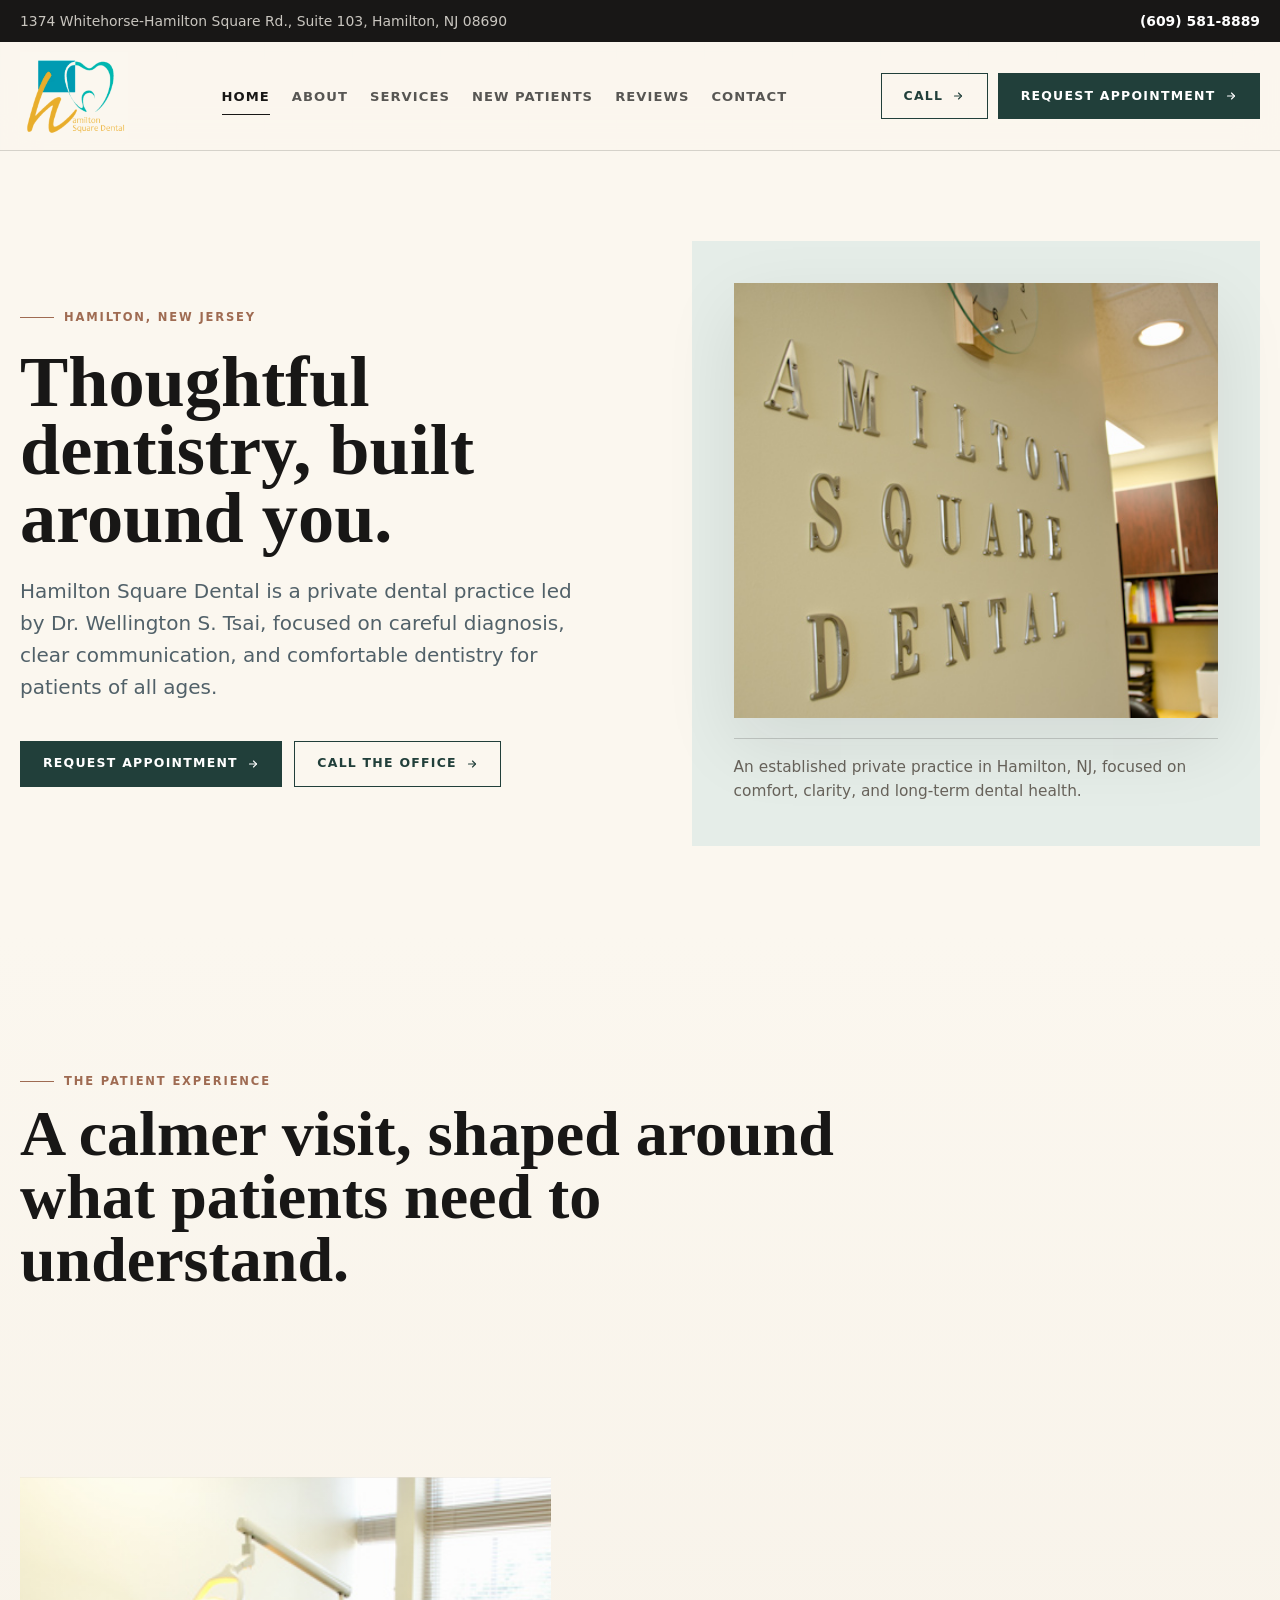
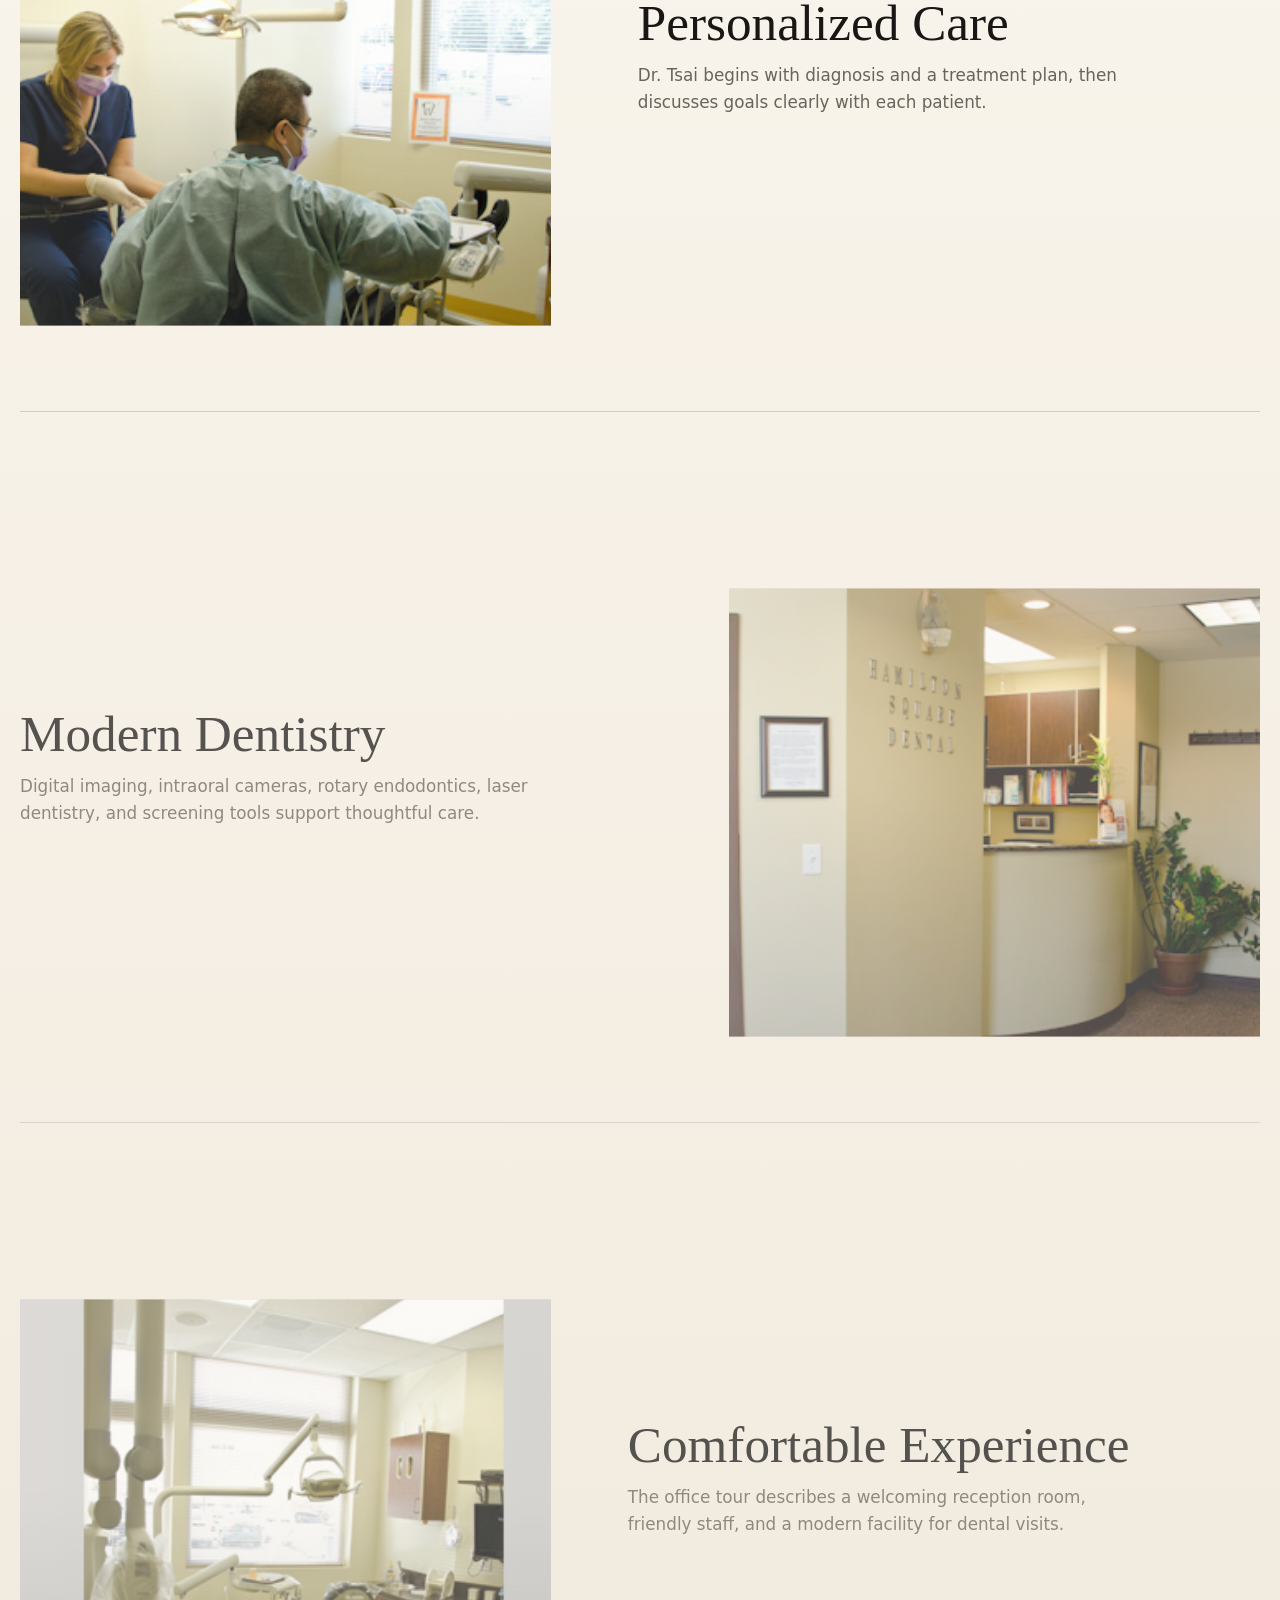
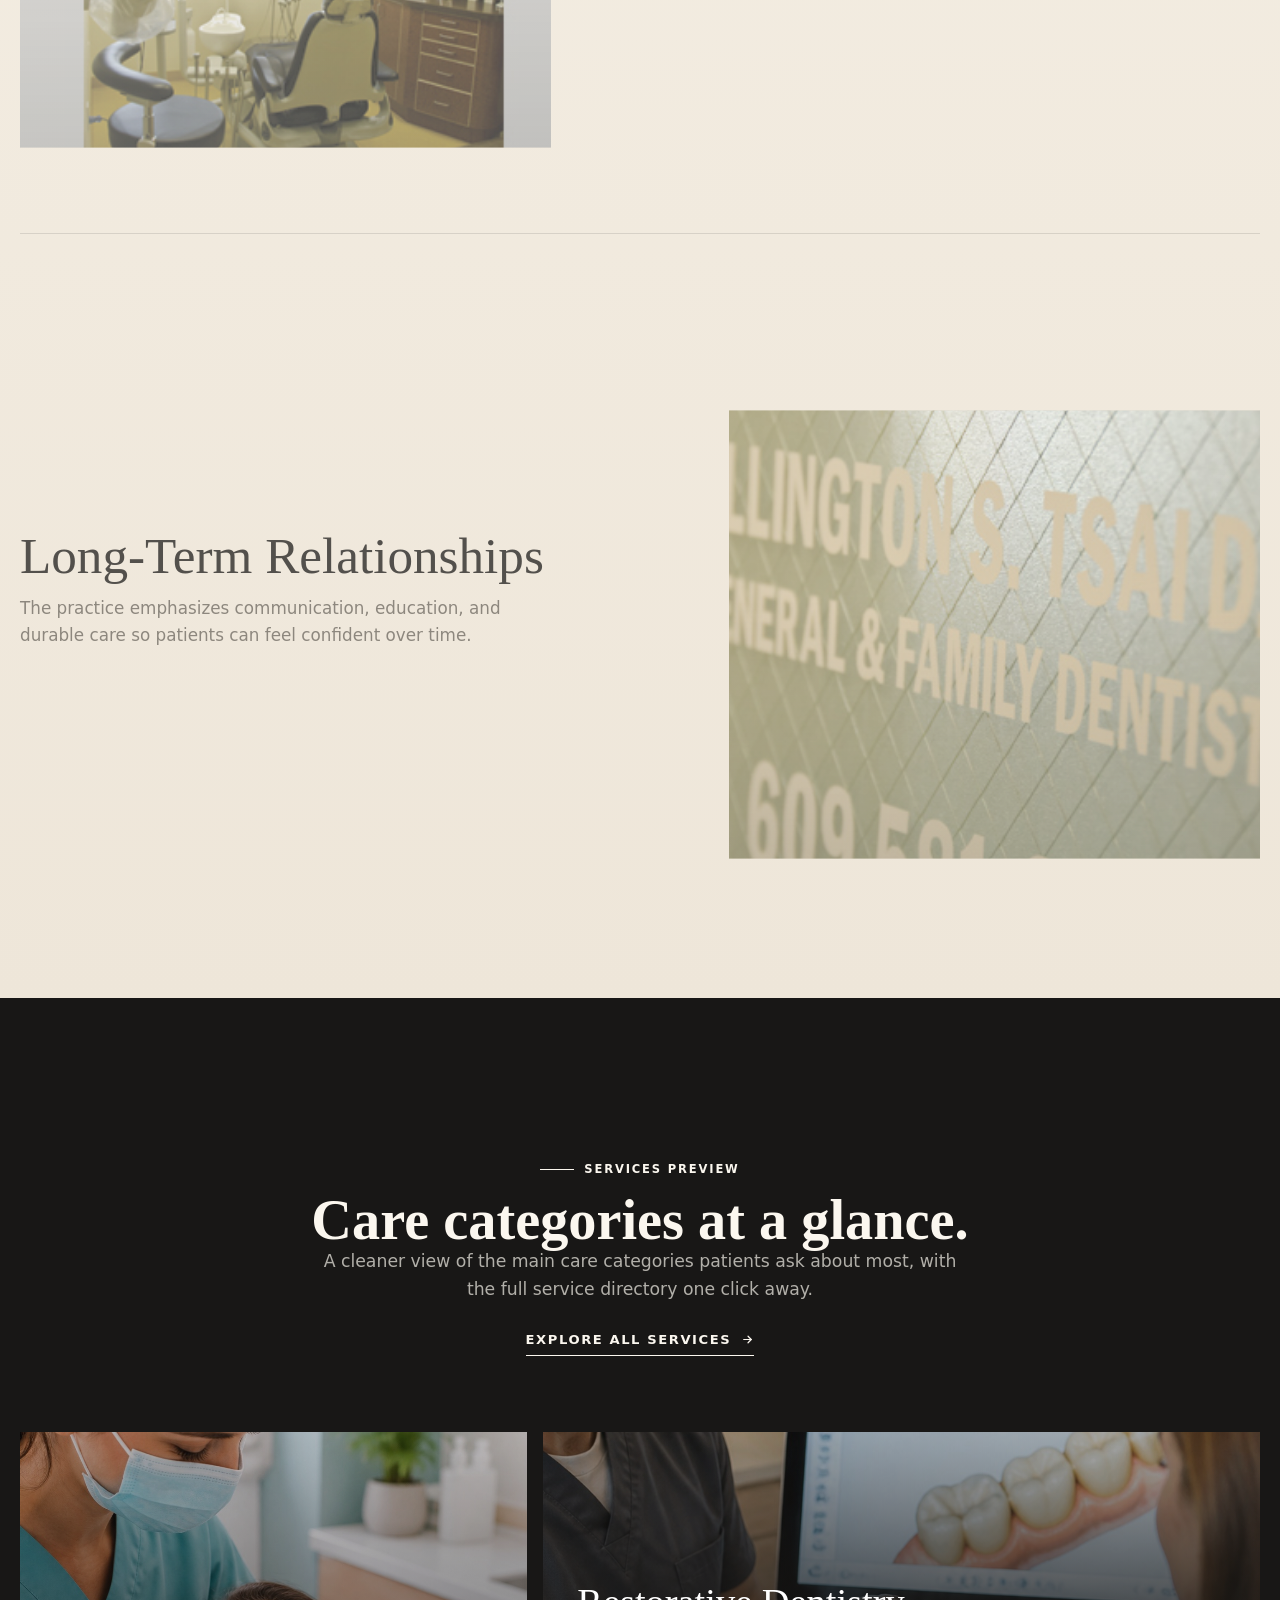
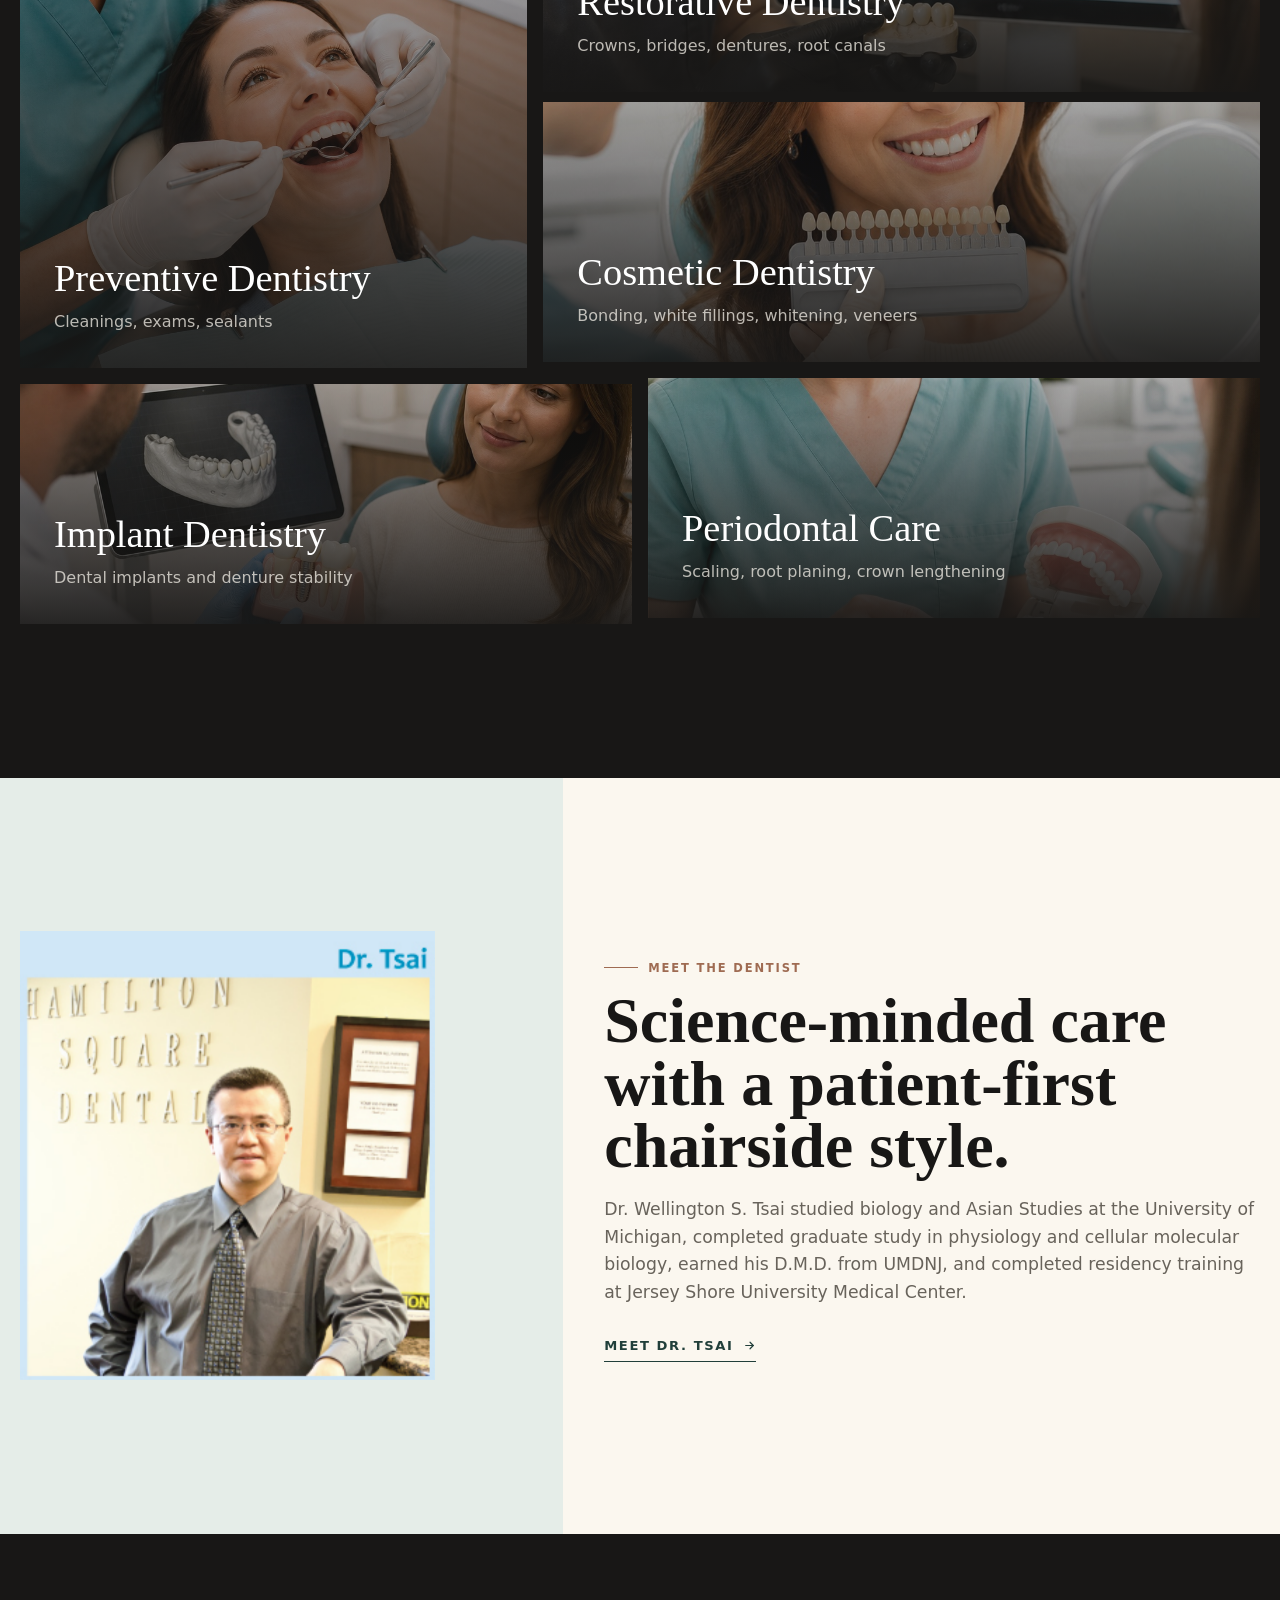
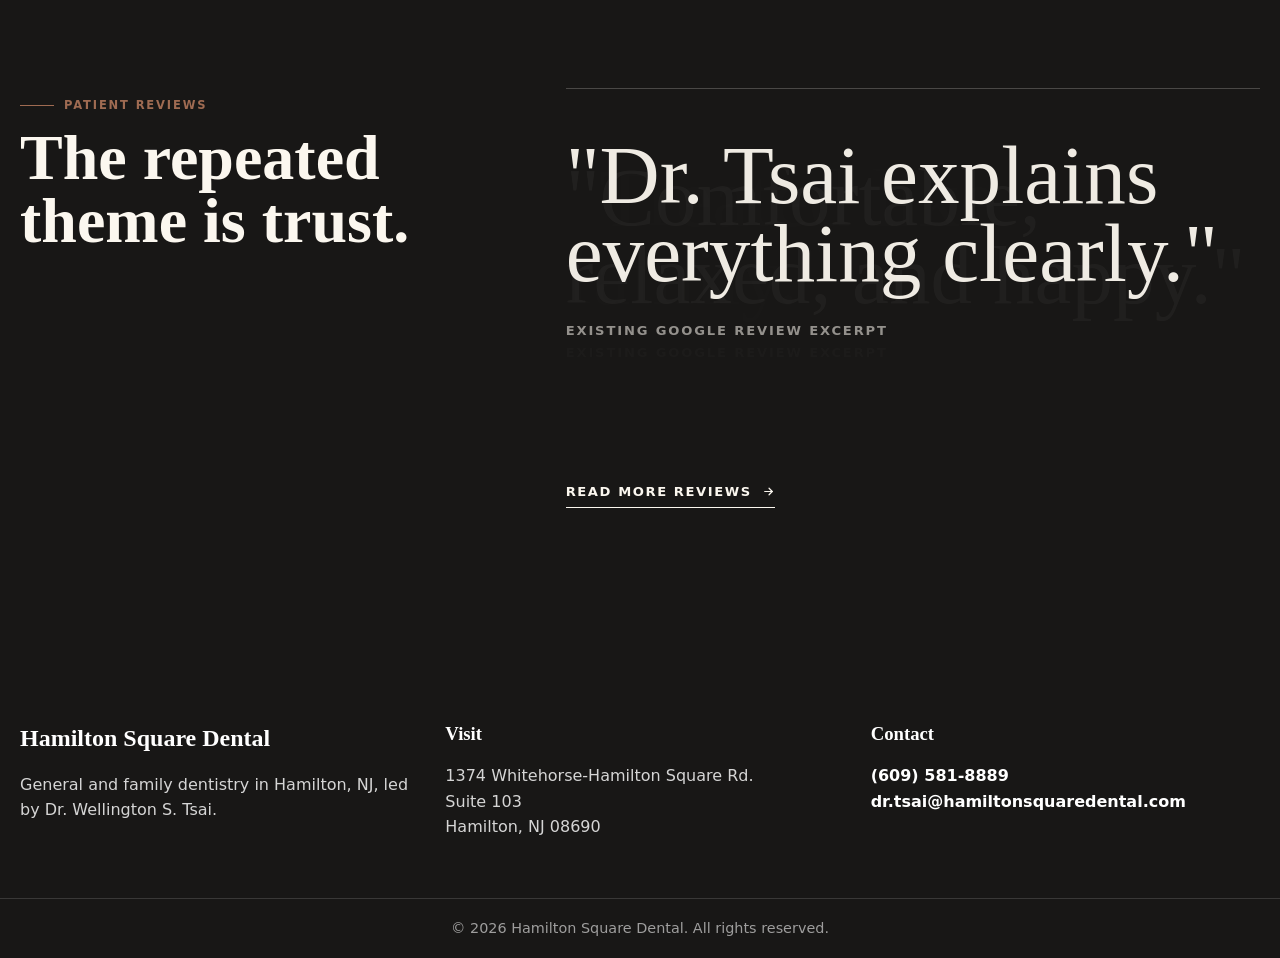
<file: index.html>
<!doctype html>
<html lang="en">
  <head>
    <meta charset="utf-8">
    <meta name="viewport" content="width=device-width, initial-scale=1">
    <title>Hamilton Square Dental | Family Dentist in Hamilton, NJ</title>
    <meta name="description" content="A modern redesign concept for Hamilton Square Dental, a private general and family dental practice in Hamilton, New Jersey.">
    <link rel="icon" href="data:,">
    <link rel="stylesheet" href="assets/css/styles.css">
  </head>
  <body data-page="home">
    <div class="site-shell">
      <div class="top-strip">
        <div class="top-strip__inner">
          <span>1374 Whitehorse-Hamilton Square Rd., Suite 103, Hamilton, NJ 08690</span>
          <a href="tel:+16095818889">(609) 581-8889</a>
        </div>
      </div>
      <header class="nav">
        <div class="nav__inner">
          <a class="brand" href="index.html" aria-label="Hamilton Square Dental home">
            <img class="brand__logo" src="assets/images/hslogo@4x.png" alt="Hamilton Square Dental">
          </a>
          <nav class="nav__links" aria-label="Primary navigation">
            <a href="index.html" data-nav="home">Home</a>
            <a href="about.html" data-nav="about">About</a>
            <a href="services.html" data-nav="services">Services</a>
            <a href="new-patients.html" data-nav="new-patients">New Patients</a>
            <a href="reviews.html" data-nav="reviews">Reviews</a>
            <a href="contact.html" data-nav="contact">Contact</a>
          </nav>
          <div class="nav__actions">
            <a class="button button--ghost" href="tel:+16095818889">Call</a>
            <a class="button button--primary" href="contact.html#appointment">Request Appointment</a>
            <button class="menu-toggle" type="button" aria-label="Open menu" aria-expanded="false" data-menu-toggle><span></span><span></span><span></span></button>
          </div>
        </div>
      </header>

      <main>
        <section class="hero">
          <div class="hero__inner">
            <div class="hero__content reveal">
              <span class="eyebrow">Hamilton, New Jersey</span>
              <h1>Thoughtful dentistry, built around you.</h1>
              <p class="hero__lead">Hamilton Square Dental is a private dental practice led by Dr. Wellington S. Tsai, focused on careful diagnosis, clear communication, and comfortable dentistry for patients of all ages.</p>
              <div class="hero__actions">
                <a class="button button--primary" href="contact.html#appointment">Request Appointment</a>
                <a class="button button--ghost" href="tel:+16095818889">Call the Office</a>
              </div>
            </div>
            <div class="hero__media hero__media--single reveal">
              <img class="hero-photo" src="assets/images/office_h1.jpg" alt="Hamilton Square Dental office wall sign" data-hero-parallax>
              <p class="hero-caption">An established private practice in Hamilton, NJ, focused on comfort, clarity, and long-term dental health.</p>
            </div>
          </div>
        </section>

        <section class="home-story" data-story>
          <div class="section__inner home-story__inner">
            <div class="home-story__content">
              <span class="eyebrow">The Patient Experience</span>
              <h2 class="section-title">A calmer visit, shaped around what patients need to understand.</h2>
            </div>
            <div class="story-steps">
              <article class="story-step is-active" data-story-step>
                <div class="story-step__media" data-story-panel>
                  <img src="assets/images/office_h8.jpg" alt="Hamilton Square Dental treatment room">
                </div>
                <div class="story-step__copy">
                  <h3>Personalized Care</h3>
                  <p>Dr. Tsai begins with diagnosis and a treatment plan, then discusses goals clearly with each patient.</p>
                </div>
              </article>
              <article class="story-step" data-story-step>
                <div class="story-step__media" data-story-panel>
                  <img src="assets/images/office_h2.jpg" alt="Hamilton Square Dental reception area">
                </div>
                <div class="story-step__copy">
                  <h3>Modern Dentistry</h3>
                  <p>Digital imaging, intraoral cameras, rotary endodontics, laser dentistry, and screening tools support thoughtful care.</p>
                </div>
              </article>
              <article class="story-step" data-story-step>
                <div class="story-step__media" data-story-panel>
                  <img src="assets/images/office_h10.jpg" alt="Comfortable seating at Hamilton Square Dental">
                </div>
                <div class="story-step__copy">
                  <h3>Comfortable Experience</h3>
                  <p>The office tour describes a welcoming reception room, friendly staff, and a modern facility for dental visits.</p>
                </div>
              </article>
              <article class="story-step" data-story-step>
                <div class="story-step__media" data-story-panel>
                  <img src="assets/images/office_h5.jpg" alt="Hamilton Square Dental clinical workspace">
                </div>
                <div class="story-step__copy">
                  <h3>Long-Term Relationships</h3>
                  <p>The practice emphasizes communication, education, and durable care so patients can feel confident over time.</p>
                </div>
              </article>
            </div>
          </div>
        </section>

        <section class="home-services-showcase" data-service-preview>
          <div class="section__inner home-services-showcase__inner">
            <div class="home-services-showcase__intro">
              <div>
                <span class="eyebrow">Services Preview</span>
                <h2 class="section-title">Care categories at a glance.</h2>
                <p class="section-copy">A cleaner view of the main care categories patients ask about most, with the full service directory one click away.</p>
              </div>
              <a class="text-link" href="services.html">Explore All Services</a>
            </div>
            <div class="home-service-list">
              <a class="home-service-line is-active" href="services.html" data-service-line>
                <img src="assets/images/service-preview-preventive.jpg" alt="Routine dental cleaning and preventive exam">
                <strong>Preventive Dentistry</strong><em>Cleanings, exams, sealants</em>
              </a>
              <a class="home-service-line" href="services.html" data-service-line>
                <img src="assets/images/service-preview-restorative.jpg" alt="Restorative dentistry planning with a crown model">
                <strong>Restorative Dentistry</strong><em>Crowns, bridges, dentures, root canals</em>
              </a>
              <a class="home-service-line" href="services.html" data-service-line>
                <img src="assets/images/service-preview-cosmetic.jpg" alt="Cosmetic dentistry shade consultation">
                <strong>Cosmetic Dentistry</strong><em>Bonding, white fillings, whitening, veneers</em>
              </a>
              <a class="home-service-line" href="services.html" data-service-line>
                <img src="assets/images/service-preview-implant.jpg" alt="Dental implant planning consultation">
                <strong>Implant Dentistry</strong><em>Dental implants and denture stability</em>
              </a>
              <a class="home-service-line" href="services.html" data-service-line>
                <img src="assets/images/service-preview-periodontal.jpg" alt="Periodontal care and gum health education">
                <strong>Periodontal Care</strong><em>Scaling, root planing, crown lengthening</em>
              </a>
            </div>
          </div>
        </section>

        <section class="home-doctor-scene">
          <div class="section__inner home-doctor-scene__inner">
            <div class="home-doctor-scene__portrait" data-doctor-reveal>
              <img src="assets/images/theteamdr.jpg" alt="Dr. Wellington S. Tsai">
            </div>
            <div class="home-doctor-scene__copy">
              <span class="eyebrow">Meet The Dentist</span>
              <h2 class="section-title">Science-minded care with a patient-first chairside style.</h2>
              <p class="section-copy">Dr. Wellington S. Tsai studied biology and Asian Studies at the University of Michigan, completed graduate study in physiology and cellular molecular biology, earned his D.M.D. from UMDNJ, and completed residency training at Jersey Shore University Medical Center.</p>
              <a class="text-link" href="about.html">Meet Dr. Tsai</a>
            </div>
          </div>
        </section>

        <section class="home-review-stage" data-review-stage>
          <div class="section__inner home-review-stage__inner">
            <div>
              <span class="eyebrow">Patient Reviews</span>
              <h2 class="section-title">The repeated theme is trust.</h2>
            </div>
            <div class="review-spotlight">
              <article class="review-spotlight__quote is-active" data-review-quote>
                <blockquote>"Dr. Tsai explains everything clearly."</blockquote>
                <cite>Existing Google review excerpt</cite>
              </article>
              <article class="review-spotlight__quote" data-review-quote>
                <blockquote>"Treated like family."</blockquote>
                <cite>Existing patient review theme</cite>
              </article>
              <article class="review-spotlight__quote" data-review-quote>
                <blockquote>"Comfortable, relaxed, and happy."</blockquote>
                <cite>Existing Google review excerpt</cite>
              </article>
              <a class="text-link" href="reviews.html">Read More Reviews</a>
            </div>
          </div>
        </section>
      </main>

      <footer class="footer">
        <div class="footer__inner">
          <div><h2>Hamilton Square Dental</h2><p>General and family dentistry in Hamilton, NJ, led by Dr. Wellington S. Tsai.</p></div>
          <div><h3>Visit</h3><p>1374 Whitehorse-Hamilton Square Rd.<br>Suite 103<br>Hamilton, NJ 08690</p></div>
          <div><h3>Contact</h3><p><a href="tel:+16095818889">(609) 581-8889</a><br><a href="mailto:dr.tsai@hamiltonsquaredental.com">dr.tsai@hamiltonsquaredental.com</a></p></div>
        </div>
        <div class="footer__bottom">&copy; 2026 Hamilton Square Dental. All rights reserved.</div>
      </footer>
      <div class="sticky-mobile-cta"><a class="button button--light" href="tel:+16095818889">Call</a><a class="button button--primary" href="contact.html#appointment">Appointment</a></div>
    </div>
    <script src="assets/js/vendor/gsap.min.js"></script>
    <script src="assets/js/vendor/ScrollTrigger.min.js"></script>
    <script src="assets/js/main.js"></script>
  </body>
</html>
</file>
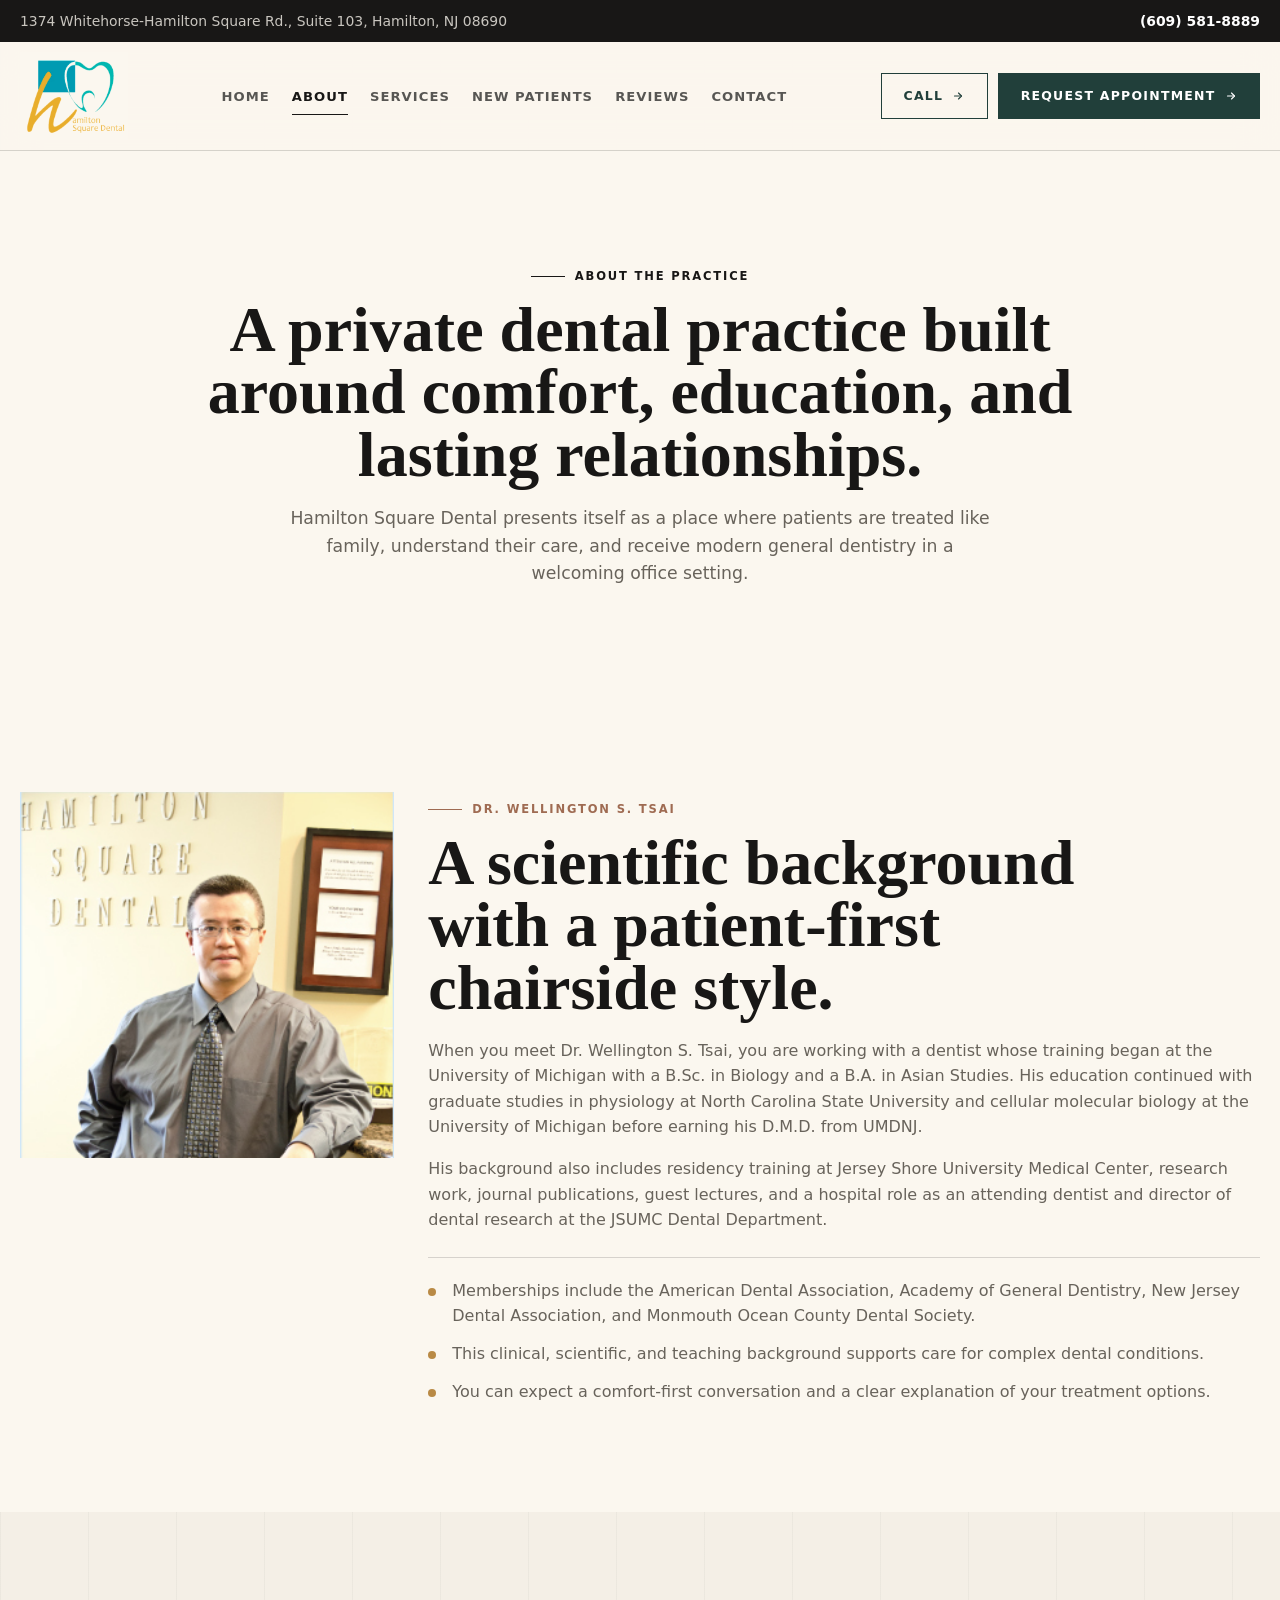
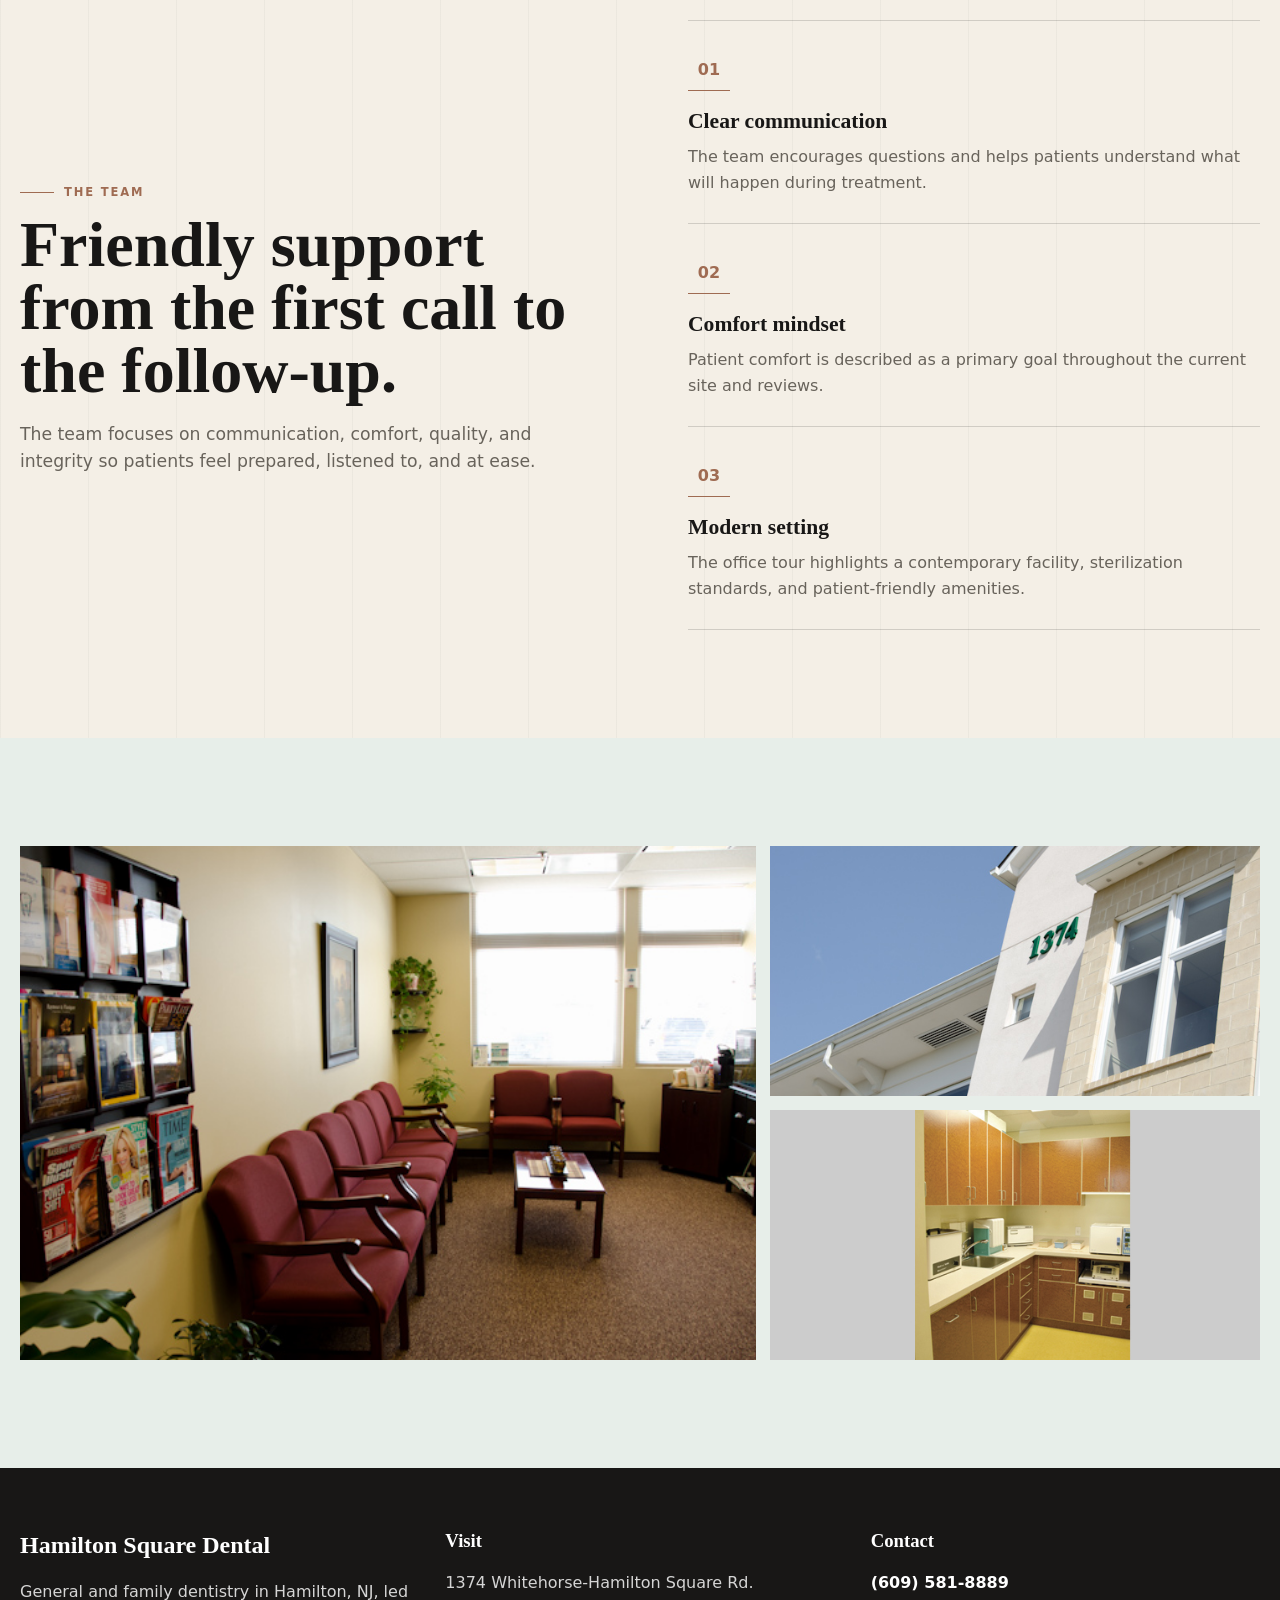
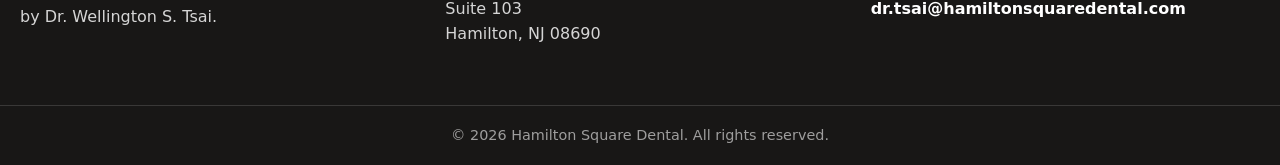
<file: about.html>
<!doctype html>
<html lang="en">
  <head>
    <meta charset="utf-8">
    <meta name="viewport" content="width=device-width, initial-scale=1">
    <title>About | Hamilton Square Dental</title>
    <meta name="description" content="Meet Dr. Wellington S. Tsai and learn about Hamilton Square Dental's approach to family dental care in Hamilton, New Jersey.">
    <link rel="icon" href="data:,">
    <link rel="stylesheet" href="assets/css/styles.css">
  </head>
  <body data-page="about">
    <div class="site-shell">
      <div class="top-strip"><div class="top-strip__inner"><span>1374 Whitehorse-Hamilton Square Rd., Suite 103, Hamilton, NJ 08690</span><a href="tel:+16095818889">(609) 581-8889</a></div></div>
      <header class="nav"><div class="nav__inner"><a class="brand" href="index.html" aria-label="Hamilton Square Dental home"><img class="brand__logo" src="assets/images/hslogo@4x.png" alt="Hamilton Square Dental"></a><nav class="nav__links" aria-label="Primary navigation"><a href="index.html" data-nav="home">Home</a><a href="about.html" data-nav="about">About</a><a href="services.html" data-nav="services">Services</a><a href="new-patients.html" data-nav="new-patients">New Patients</a><a href="reviews.html" data-nav="reviews">Reviews</a><a href="contact.html" data-nav="contact">Contact</a></nav><div class="nav__actions"><a class="button button--ghost" href="tel:+16095818889">Call</a><a class="button button--primary" href="contact.html#appointment">Request Appointment</a><button class="menu-toggle" type="button" aria-label="Open menu" aria-expanded="false" data-menu-toggle><span></span><span></span><span></span></button></div></div></header>

      <main>
        <section class="page-hero">
          <div class="section__inner reveal">
            <span class="eyebrow">About The Practice</span>
            <h1 class="section-title">A private dental practice built around comfort, education, and lasting relationships.</h1>
            <p class="section-copy">Hamilton Square Dental presents itself as a place where patients are treated like family, understand their care, and receive modern general dentistry in a welcoming office setting.</p>
          </div>
        </section>

        <section class="section section--soft">
          <div class="section__inner">
            <article class="doctor-card reveal">
              <div class="doctor-card__photo"><img src="assets/images/dr-tsai-portrait.png" alt="Portrait of Dr. Wellington S. Tsai"></div>
              <div>
                <span class="eyebrow">Dr. Wellington S. Tsai</span>
                <h2 class="section-title">A scientific background with a patient-first chairside style.</h2>
                <p>When you meet Dr. Wellington S. Tsai, you are working with a dentist whose training began at the University of Michigan with a B.Sc. in Biology and a B.A. in Asian Studies. His education continued with graduate studies in physiology at North Carolina State University and cellular molecular biology at the University of Michigan before earning his D.M.D. from UMDNJ.</p>
                <p style="margin-top:16px;">His background also includes residency training at Jersey Shore University Medical Center, research work, journal publications, guest lectures, and a hospital role as an attending dentist and director of dental research at the JSUMC Dental Department.</p>
                <ul class="bio-list">
                  <li>Memberships include the American Dental Association, Academy of General Dentistry, New Jersey Dental Association, and Monmouth Ocean County Dental Society.</li>
                  <li>This clinical, scientific, and teaching background supports care for complex dental conditions.</li>
                  <li>You can expect a comfort-first conversation and a clear explanation of your treatment options.</li>
                </ul>
              </div>
            </article>
          </div>
        </section>

        <section class="section">
          <div class="section__inner grid-2">
            <div class="reveal">
              <span class="eyebrow">The Team</span>
              <h2 class="section-title">Friendly support from the first call to the follow-up.</h2>
              <p class="section-copy">The team focuses on communication, comfort, quality, and integrity so patients feel prepared, listened to, and at ease.</p>
            </div>
            <div class="cards" style="margin-top:0;">
              <article class="card reveal"><span class="card__icon">01</span><h3>Clear communication</h3><p>The team encourages questions and helps patients understand what will happen during treatment.</p></article>
              <article class="card reveal"><span class="card__icon">02</span><h3>Comfort mindset</h3><p>Patient comfort is described as a primary goal throughout the current site and reviews.</p></article>
              <article class="card reveal"><span class="card__icon">03</span><h3>Modern setting</h3><p>The office tour highlights a contemporary facility, sterilization standards, and patient-friendly amenities.</p></article>
            </div>
          </div>
        </section>

        <section class="section section--aqua">
          <div class="section__inner office-grid reveal">
            <img src="assets/images/office_h4.jpg" alt="Hamilton Square Dental reception area">
            <img src="assets/images/office_h7.jpg" alt="Dental treatment room equipment">
            <img src="assets/images/office_h11.jpg" alt="Hamilton Square Dental office hallway">
          </div>
        </section>
      </main>

      <footer class="footer"><div class="footer__inner"><div><h2>Hamilton Square Dental</h2><p>General and family dentistry in Hamilton, NJ, led by Dr. Wellington S. Tsai.</p></div><div><h3>Visit</h3><p>1374 Whitehorse-Hamilton Square Rd.<br>Suite 103<br>Hamilton, NJ 08690</p></div><div><h3>Contact</h3><p><a href="tel:+16095818889">(609) 581-8889</a><br><a href="mailto:dr.tsai@hamiltonsquaredental.com">dr.tsai@hamiltonsquaredental.com</a></p></div></div><div class="footer__bottom">&copy; 2026 Hamilton Square Dental. All rights reserved.</div></footer>
      <div class="sticky-mobile-cta"><a class="button button--light" href="tel:+16095818889">Call</a><a class="button button--primary" href="contact.html#appointment">Appointment</a></div>
    </div>
    <script src="assets/js/main.js"></script>
  </body>
</html>
</file>
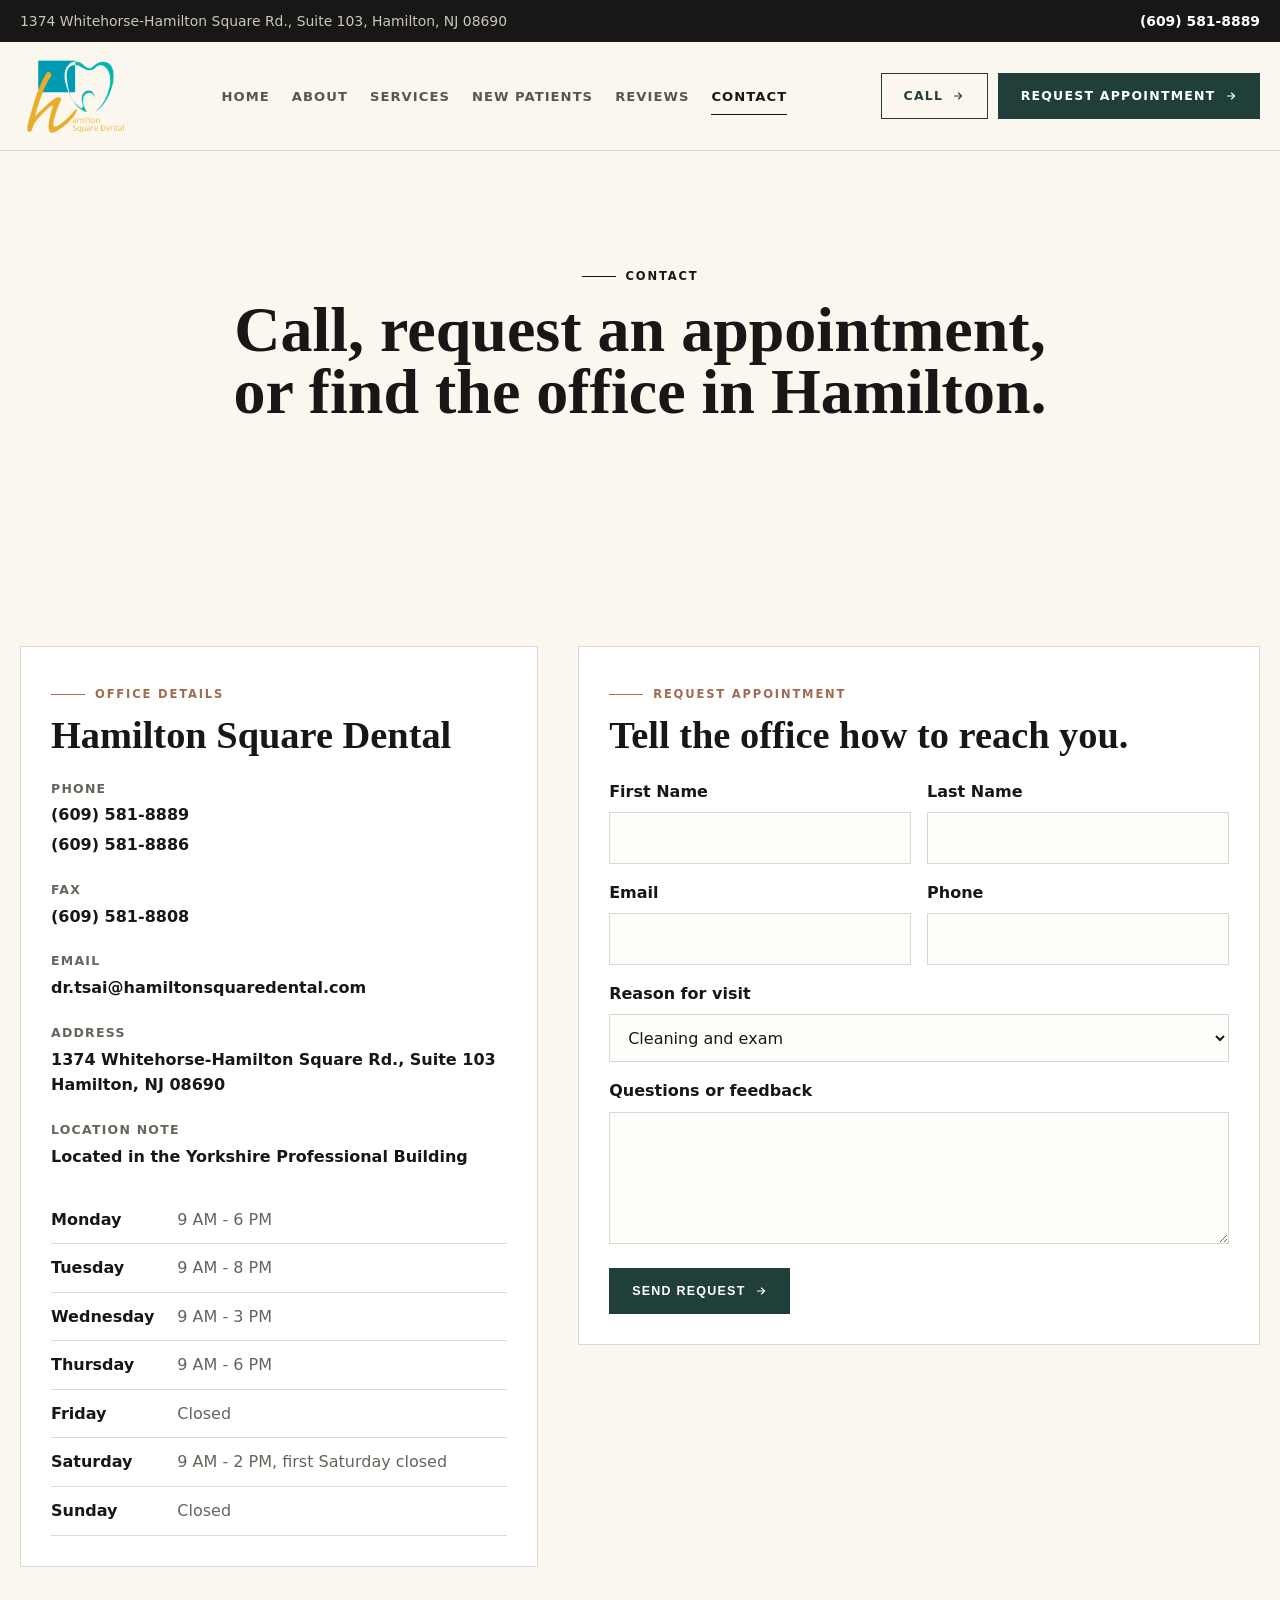
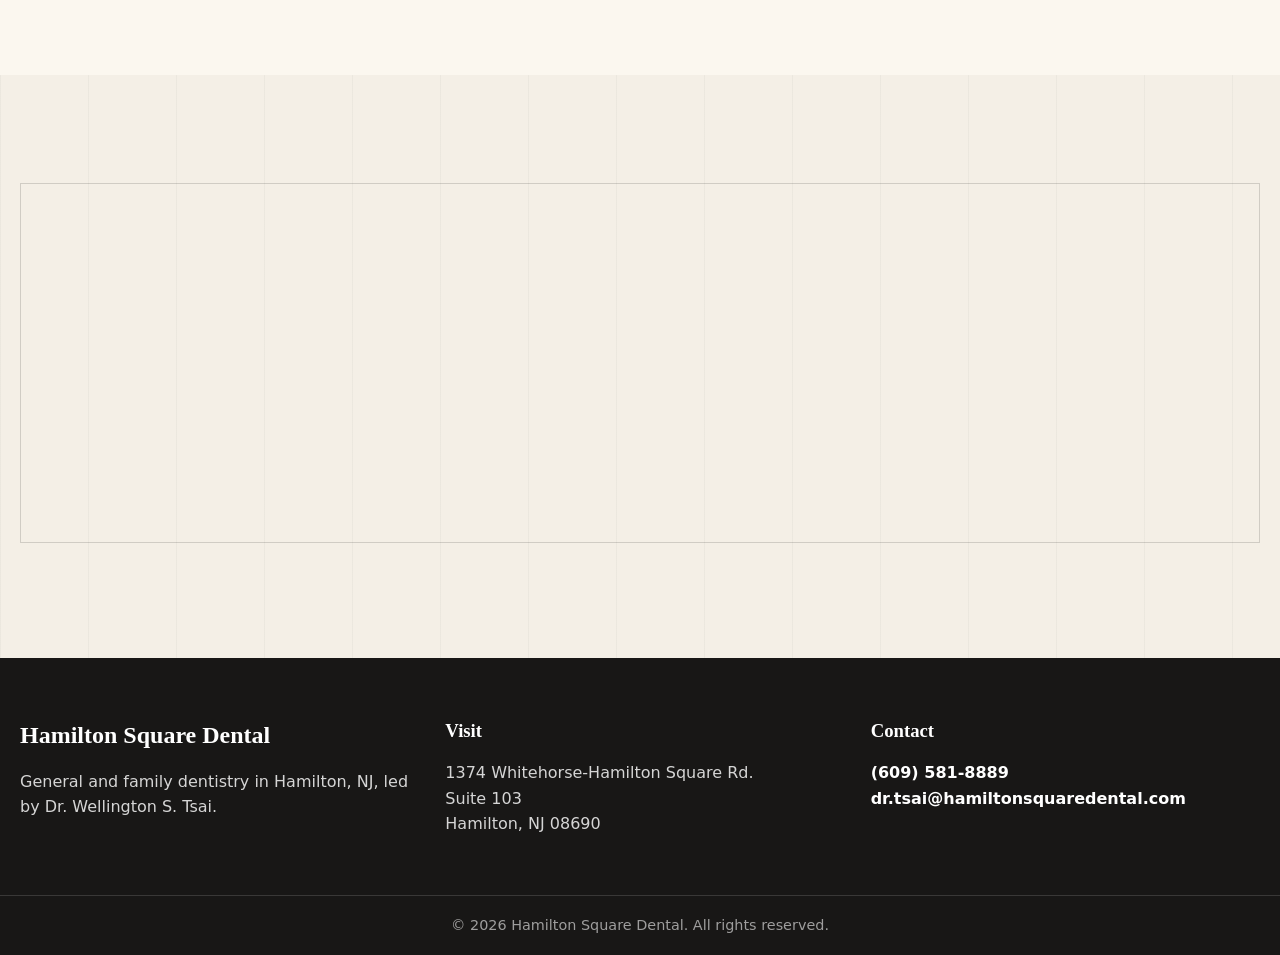
<file: contact.html>
<!doctype html>
<html lang="en">
  <head>
    <meta charset="utf-8">
    <meta name="viewport" content="width=device-width, initial-scale=1">
    <title>Contact | Hamilton Square Dental</title>
    <meta name="description" content="Contact Hamilton Square Dental in Hamilton, NJ. Call (609) 581-8889 or request an appointment online.">
    <link rel="icon" href="data:,">
    <link rel="stylesheet" href="assets/css/styles.css">
  </head>
  <body data-page="contact">
    <div class="site-shell">
      <div class="top-strip"><div class="top-strip__inner"><span>1374 Whitehorse-Hamilton Square Rd., Suite 103, Hamilton, NJ 08690</span><a href="tel:+16095818889">(609) 581-8889</a></div></div>
      <header class="nav"><div class="nav__inner"><a class="brand" href="index.html" aria-label="Hamilton Square Dental home"><img class="brand__logo" src="assets/images/hslogo@4x.png" alt="Hamilton Square Dental"></a><nav class="nav__links" aria-label="Primary navigation"><a href="index.html" data-nav="home">Home</a><a href="about.html" data-nav="about">About</a><a href="services.html" data-nav="services">Services</a><a href="new-patients.html" data-nav="new-patients">New Patients</a><a href="reviews.html" data-nav="reviews">Reviews</a><a href="contact.html" data-nav="contact">Contact</a></nav><div class="nav__actions"><a class="button button--ghost" href="tel:+16095818889">Call</a><a class="button button--primary" href="#appointment">Request Appointment</a><button class="menu-toggle" type="button" aria-label="Open menu" aria-expanded="false" data-menu-toggle><span></span><span></span><span></span></button></div></div></header>

      <main>
        <section class="page-hero">
          <div class="section__inner reveal">
            <span class="eyebrow">Contact</span>
            <h1 class="section-title">Call, request an appointment, or find the office in Hamilton.</h1>
          </div>
        </section>

        <section class="section section--soft" id="appointment">
          <div class="section__inner contact-layout">
            <aside class="contact-panel reveal">
              <span class="eyebrow">Office Details</span>
              <h2 class="section-title" style="font-size:2.4rem;">Hamilton Square Dental</h2>
              <div class="contact-list">
                <div><span>Phone</span><a href="tel:+16095818889">(609) 581-8889</a><br><a href="tel:+16095818886">(609) 581-8886</a></div>
                <div><span>Fax</span><b>(609) 581-8808</b></div>
                <div><span>Email</span><a href="mailto:dr.tsai@hamiltonsquaredental.com">dr.tsai@hamiltonsquaredental.com</a></div>
                <div><span>Address</span><b>1374 Whitehorse-Hamilton Square Rd., Suite 103<br>Hamilton, NJ 08690</b></div>
                <div><span>Location Note</span><b>Located in the Yorkshire Professional Building</b></div>
              </div>
              <table class="hours" aria-label="Office hours">
                <tbody>
                  <tr><th>Monday</th><td>9 AM - 6 PM</td></tr>
                  <tr><th>Tuesday</th><td>9 AM - 8 PM</td></tr>
                  <tr><th>Wednesday</th><td>9 AM - 3 PM</td></tr>
                  <tr><th>Thursday</th><td>9 AM - 6 PM</td></tr>
                  <tr><th>Friday</th><td>Closed</td></tr>
                  <tr><th>Saturday</th><td>9 AM - 2 PM, first Saturday closed</td></tr>
                  <tr><th>Sunday</th><td>Closed</td></tr>
                </tbody>
              </table>
            </aside>

            <section class="form-panel reveal">
              <span class="eyebrow">Request Appointment</span>
              <h2 class="section-title" style="font-size:2.4rem;">Tell the office how to reach you.</h2>
              <form data-contact-form novalidate>
                <div class="form-grid">
                  <div class="field"><label for="firstName">First Name</label><input id="firstName" name="firstName" autocomplete="given-name" required></div>
                  <div class="field"><label for="lastName">Last Name</label><input id="lastName" name="lastName" autocomplete="family-name" required></div>
                  <div class="field"><label for="email">Email</label><input id="email" name="email" type="email" autocomplete="email" required></div>
                  <div class="field"><label for="phone">Phone</label><input id="phone" name="phone" type="tel" autocomplete="tel" required></div>
                  <div class="field field--full"><label for="interest">Reason for visit</label><select id="interest" name="interest"><option>Cleaning and exam</option><option>Cosmetic consultation</option><option>Restorative care</option><option>Dental concern</option><option>New patient visit</option></select></div>
                  <div class="field field--full"><label for="message">Questions or feedback</label><textarea id="message" name="message"></textarea></div>
                </div>
                <p class="form-status" aria-live="polite"></p>
                <button class="button button--primary" type="submit">Send Request</button>
              </form>
            </section>
          </div>
        </section>

        <section class="section">
          <div class="section__inner">
            <iframe class="map-frame" title="Map to Hamilton Square Dental" loading="lazy" src="https://maps.google.com/maps?f=q&amp;source=s_q&amp;hl=en&amp;geocode=&amp;q=1374+Whitehorse-Hamilton+Square+Rd.,+Suite+103,+Hamilton,+NJ+08690&amp;aq=&amp;sll=40.07304,-74.724323&amp;sspn=6.321441,9.656982&amp;ie=UTF8&amp;hq=&amp;hnear=1374+Whitehorse+Hamilton+Square+Rd+%23103,+Hamilton+Township,+New+Jersey+08619&amp;t=m&amp;ll=40.217029,-74.682226&amp;spn=0.03146,0.054932&amp;z=14&amp;iwloc=A&amp;output=embed"></iframe>
          </div>
        </section>
      </main>

      <footer class="footer"><div class="footer__inner"><div><h2>Hamilton Square Dental</h2><p>General and family dentistry in Hamilton, NJ, led by Dr. Wellington S. Tsai.</p></div><div><h3>Visit</h3><p>1374 Whitehorse-Hamilton Square Rd.<br>Suite 103<br>Hamilton, NJ 08690</p></div><div><h3>Contact</h3><p><a href="tel:+16095818889">(609) 581-8889</a><br><a href="mailto:dr.tsai@hamiltonsquaredental.com">dr.tsai@hamiltonsquaredental.com</a></p></div></div><div class="footer__bottom">&copy; 2026 Hamilton Square Dental. All rights reserved.</div></footer>
      <div class="sticky-mobile-cta"><a class="button button--light" href="tel:+16095818889">Call</a><a class="button button--primary" href="#appointment">Appointment</a></div>
    </div>
    <script src="assets/js/main.js"></script>
  </body>
</html>
</file>
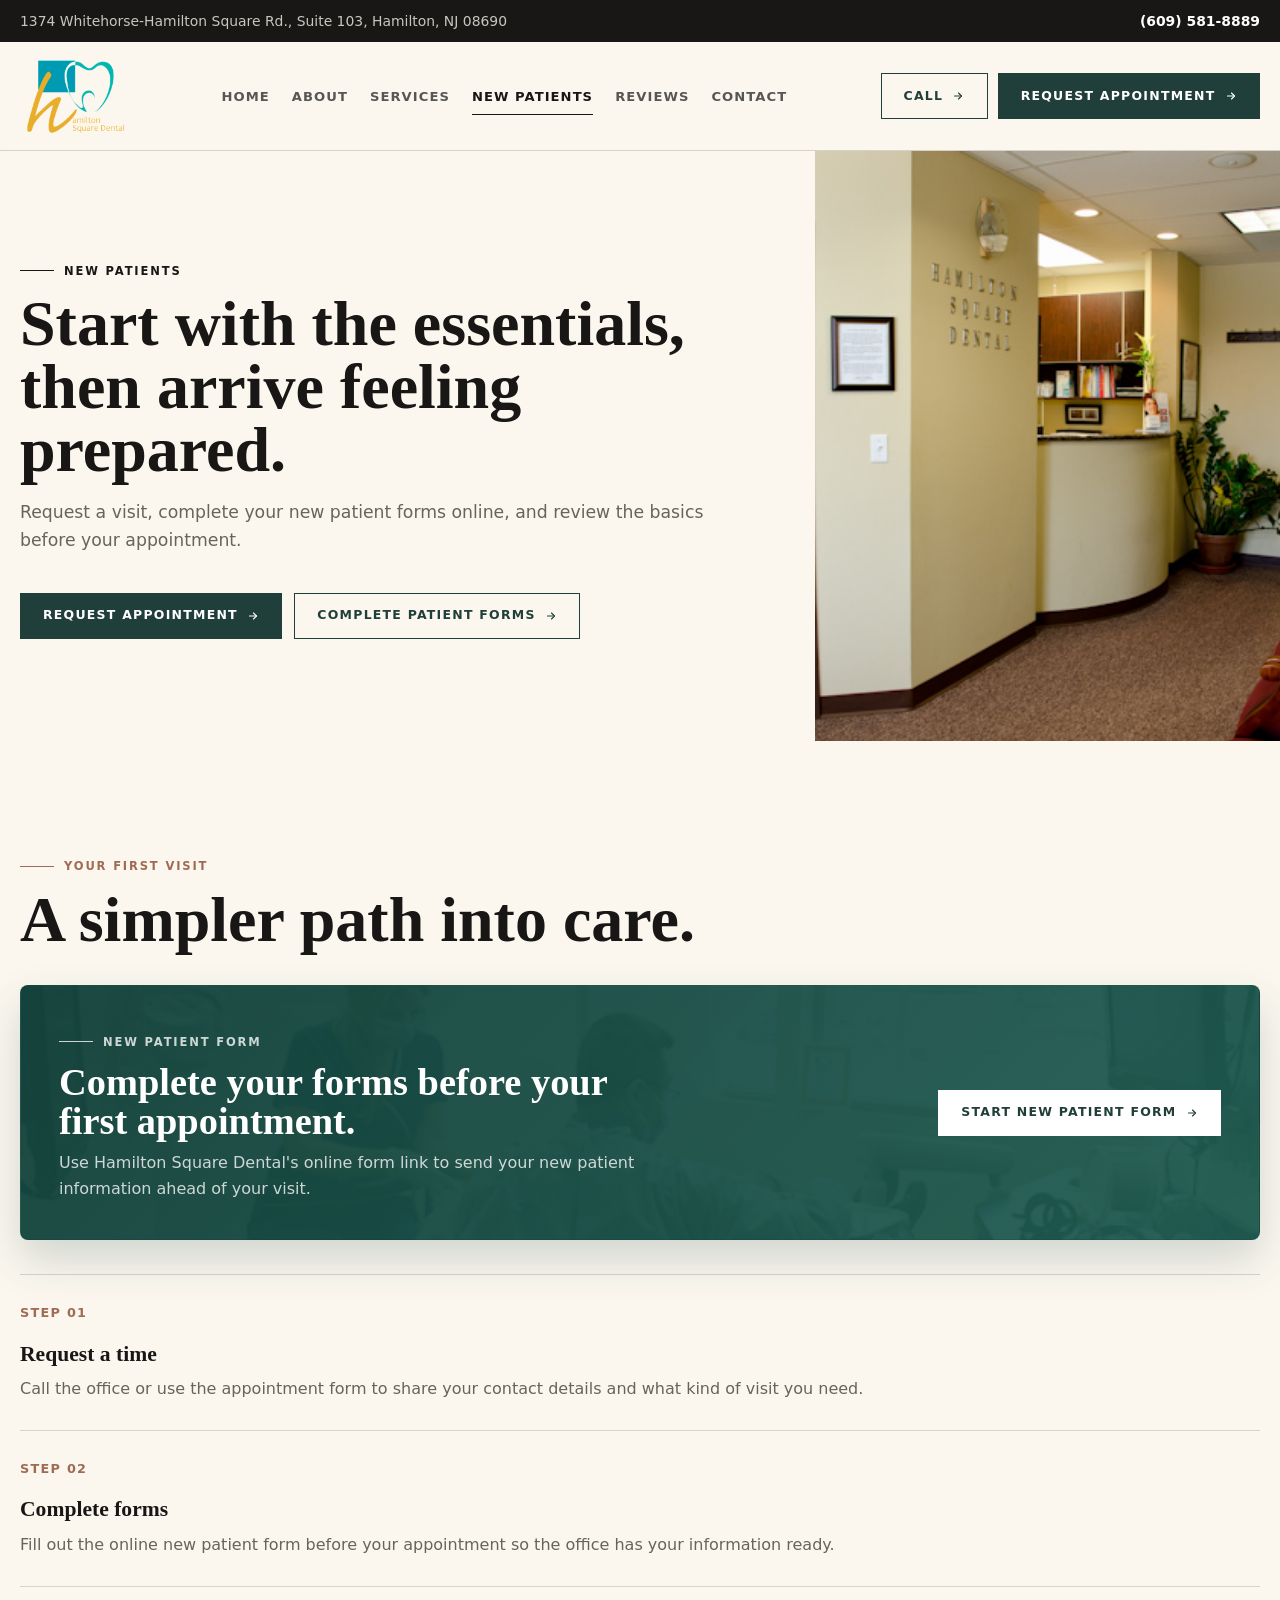
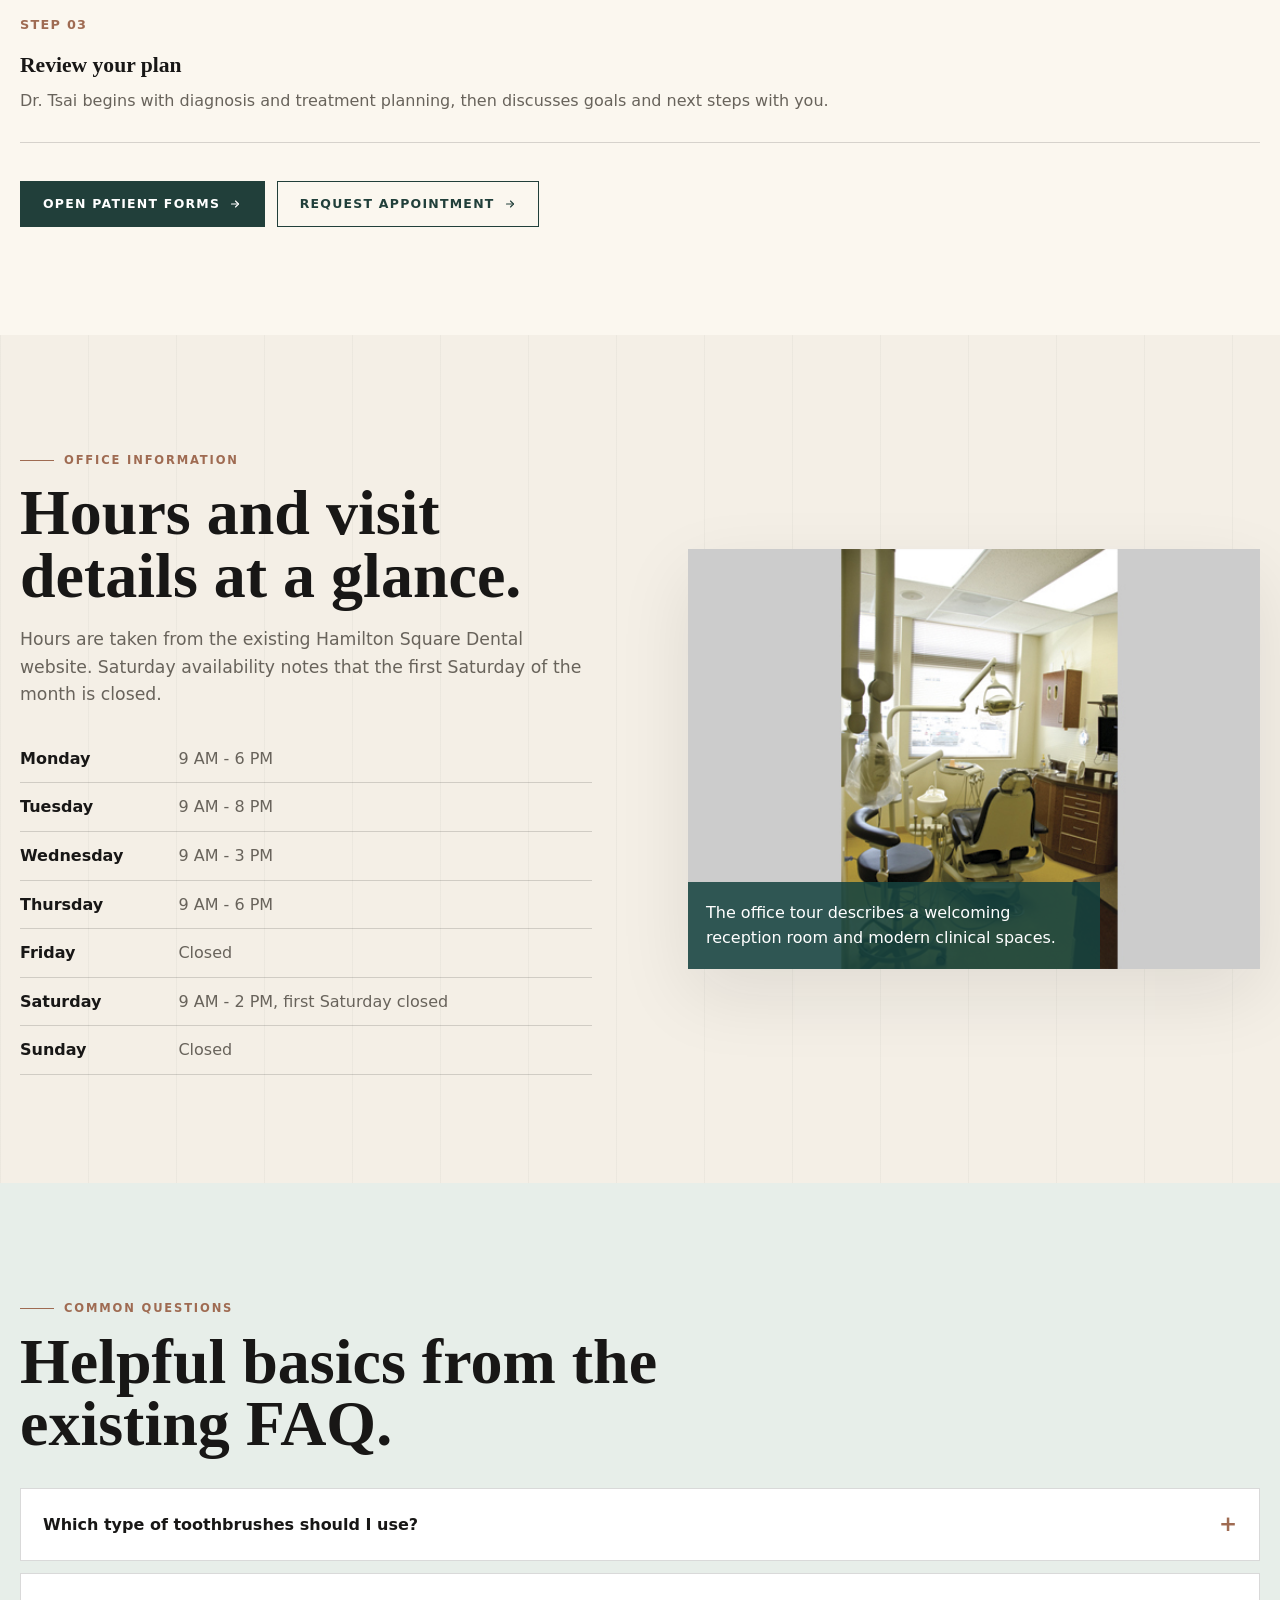
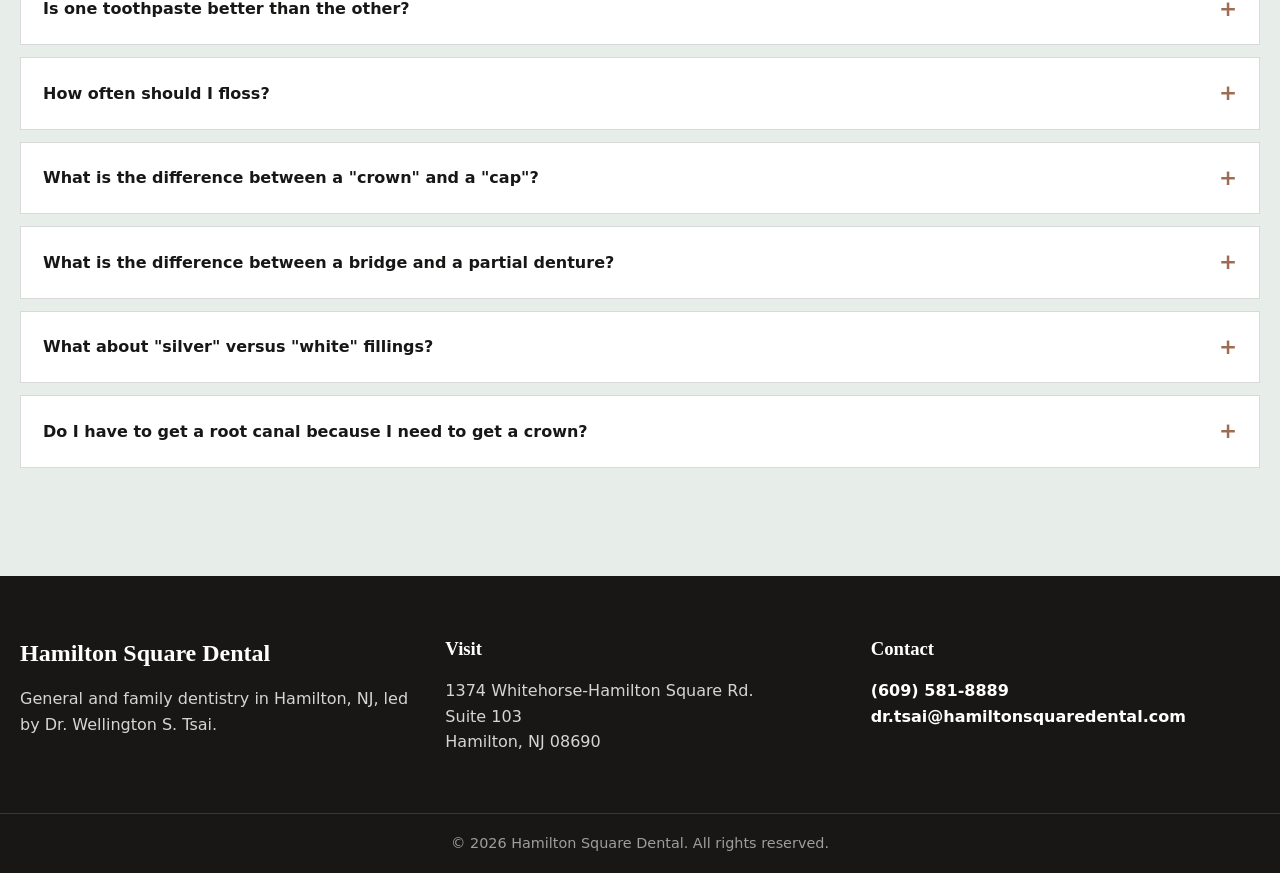
<file: new-patients.html>
<!doctype html>
<html lang="en">
  <head>
    <meta charset="utf-8">
    <meta name="viewport" content="width=device-width, initial-scale=1">
    <title>New Patients | Hamilton Square Dental</title>
    <meta name="description" content="New patient information, office hours, forms, and first-visit guidance for Hamilton Square Dental in Hamilton, NJ.">
    <link rel="icon" href="data:,">
    <link rel="stylesheet" href="assets/css/styles.css">
  </head>
  <body data-page="new-patients">
    <div class="site-shell">
      <div class="top-strip"><div class="top-strip__inner"><span>1374 Whitehorse-Hamilton Square Rd., Suite 103, Hamilton, NJ 08690</span><a href="tel:+16095818889">(609) 581-8889</a></div></div>
      <header class="nav"><div class="nav__inner"><a class="brand" href="index.html" aria-label="Hamilton Square Dental home"><img class="brand__logo" src="assets/images/hslogo@4x.png" alt="Hamilton Square Dental"></a><nav class="nav__links" aria-label="Primary navigation"><a href="index.html" data-nav="home">Home</a><a href="about.html" data-nav="about">About</a><a href="services.html" data-nav="services">Services</a><a href="new-patients.html" data-nav="new-patients">New Patients</a><a href="reviews.html" data-nav="reviews">Reviews</a><a href="contact.html" data-nav="contact">Contact</a></nav><div class="nav__actions"><a class="button button--ghost" href="tel:+16095818889">Call</a><a class="button button--primary" href="contact.html#appointment">Request Appointment</a><button class="menu-toggle" type="button" aria-label="Open menu" aria-expanded="false" data-menu-toggle><span></span><span></span><span></span></button></div></div></header>

      <main>
        <section class="page-hero page-hero--with-media">
          <div class="section__inner page-hero__grid reveal">
            <div class="page-hero__copy">
              <span class="eyebrow">New Patients</span>
              <h1 class="section-title">Start with the essentials, then arrive feeling prepared.</h1>
              <p class="section-copy">Request a visit, complete your new patient forms online, and review the basics before your appointment.</p>
              <div class="hero__actions"><a class="button button--primary" href="contact.html#appointment">Request Appointment</a><a class="button button--ghost" href="https://www.ident.ws/template_include/new_patient_sign_in.do?site=9421&practiceId=22444" target="_blank" rel="noopener">Complete Patient Forms</a></div>
            </div>
            <div class="page-hero__image">
              <img src="assets/images/office_h2.jpg" alt="Hamilton Square Dental reception area">
            </div>
          </div>
        </section>

        <section class="section section--soft" id="forms">
          <div class="section__inner">
            <span class="eyebrow">Your First Visit</span>
            <h2 class="section-title">A simpler path into care.</h2>
            <aside class="patient-form-callout reveal" aria-label="New patient forms">
              <div>
                <span class="eyebrow">New Patient Form</span>
                <h3>Complete your forms before your first appointment.</h3>
                <p>Use Hamilton Square Dental's online form link to send your new patient information ahead of your visit.</p>
              </div>
              <a class="button button--primary" href="https://www.ident.ws/template_include/new_patient_sign_in.do?site=9421&practiceId=22444" target="_blank" rel="noopener">Start New Patient Form</a>
            </aside>
            <div class="visit-flow">
              <article class="visit-step reveal"><span class="visit-step__num">Step 01</span><h3>Request a time</h3><p>Call the office or use the appointment form to share your contact details and what kind of visit you need.</p></article>
              <article class="visit-step reveal"><span class="visit-step__num">Step 02</span><h3>Complete forms</h3><p>Fill out the online new patient form before your appointment so the office has your information ready.</p></article>
              <article class="visit-step reveal"><span class="visit-step__num">Step 03</span><h3>Review your plan</h3><p>Dr. Tsai begins with diagnosis and treatment planning, then discusses goals and next steps with you.</p></article>
            </div>
            <div class="hero__actions"><a class="button button--primary" href="https://www.ident.ws/template_include/new_patient_sign_in.do?site=9421&practiceId=22444" target="_blank" rel="noopener">Open Patient Forms</a><a class="button button--ghost" href="contact.html#appointment">Request Appointment</a></div>
          </div>
        </section>

        <section class="section">
          <div class="section__inner grid-2">
            <div class="reveal">
              <span class="eyebrow">Office Information</span>
              <h2 class="section-title">Hours and visit details at a glance.</h2>
              <p class="section-copy">Hours are taken from the existing Hamilton Square Dental website. Saturday availability notes that the first Saturday of the month is closed.</p>
              <table class="hours" aria-label="Office hours">
                <tbody>
                  <tr><th>Monday</th><td>9 AM - 6 PM</td></tr>
                  <tr><th>Tuesday</th><td>9 AM - 8 PM</td></tr>
                  <tr><th>Wednesday</th><td>9 AM - 3 PM</td></tr>
                  <tr><th>Thursday</th><td>9 AM - 6 PM</td></tr>
                  <tr><th>Friday</th><td>Closed</td></tr>
                  <tr><th>Saturday</th><td>9 AM - 2 PM, first Saturday closed</td></tr>
                  <tr><th>Sunday</th><td>Closed</td></tr>
                </tbody>
              </table>
            </div>
            <div class="image-panel reveal">
              <img src="assets/images/office_h10.jpg" alt="Hamilton Square Dental waiting area">
              <div class="image-panel__caption">The office tour describes a welcoming reception room and modern clinical spaces.</div>
            </div>
          </div>
        </section>

        <section class="section section--aqua">
          <div class="section__inner">
            <span class="eyebrow">Common Questions</span>
            <h2 class="section-title">Helpful basics from the existing FAQ.</h2>
            <div class="faq-list">
              <div class="faq-item reveal"><button type="button" aria-expanded="false">Which type of toothbrushes should I use?</button><div class="faq-answer">The brand of the toothbrush is not as critical as the type of bristle and the size of the head. A soft toothbrush with a small head is recommended because medium and hard brushes tend to cause irritation and contribute to recession of the gums, and a small head allows you to get around each tooth more completely and is less likely to injure your gums. It's unnecessary to "scrub" the teeth as long as you are brushing at least twice a day and visiting your dentist at least twice a year for cleanings.</div></div>
              <div class="faq-item reveal"><button type="button" aria-expanded="false">Is one toothpaste better than the other?</button><div class="faq-answer">Generally, no. However, it's advisable to use a fluoride containing toothpaste to decrease the incidence of dental decay. We recommend our patients use what tastes good to them as long as it contains fluoride.</div></div>
              <div class="faq-item reveal"><button type="button" aria-expanded="false">How often should I floss?</button><div class="faq-answer">Flossing of the teeth once per day helps to prevent cavities from forming between the teeth where your toothbrush can't reach. Flossing also helps to keep your gums healthy.</div></div>
              <div class="faq-item reveal"><button type="button" aria-expanded="false">What is the difference between a "crown" and a "cap"?</button><div class="faq-answer">These are restorations to repair a severely broken tooth by covering all or most of the tooth after removing old fillings, fractured tooth structure, and all decay. The restoration material is made of gold, porcelain, composites, or even stainless steel. Dentists refer to all of these restorations as "crowns". However, patients often refer to the tooth-colored ones as "caps" and the gold or stainless steel ones as "crowns".</div></div>
              <div class="faq-item reveal"><button type="button" aria-expanded="false">What is the difference between a bridge and a partial denture?</button><div class="faq-answer">Both bridges and partial dentures replace missing teeth. A bridge is permanently attached to abutment teeth or, in some cases, implants. A partial denture is attached by clasps to the teeth and is easily removed by the patient. Patients are usually more satisfied with bridges than with partial dentures.</div></div>
              <div class="faq-item reveal"><button type="button" aria-expanded="false">What about "silver" versus "white" fillings?</button><div class="faq-answer">Although the U.S. Public Health Service issued a report in 1993 stating there is no health reason not to use amalgam (silver fillings), more patients today are requesting "white" or tooth-colored composite fillings. We also prefer tooth-colored fillings because they "bond" to the tooth structure and therefore help strengthen a tooth weakened by decay. While fillings are also usually less sensitive to temperature, and they also look better. However, "white" fillings cannot be used in every situation, and if a tooth is very badly broken-down, a crown will usually be necessary and provide better overall satisfaction for the patient.</div></div>
              <div class="faq-item reveal"><button type="button" aria-expanded="false">Do I have to get a root canal because I need to get a crown?</button><div class="faq-answer">No. While most teeth which have had root canal treatments do need crowns to strengthen the teeth and to return the teeth to normal form and function, not every tooth needing a crown also needs to have a root canal.</div></div>
            </div>
          </div>
        </section>
      </main>

      <footer class="footer"><div class="footer__inner"><div><h2>Hamilton Square Dental</h2><p>General and family dentistry in Hamilton, NJ, led by Dr. Wellington S. Tsai.</p></div><div><h3>Visit</h3><p>1374 Whitehorse-Hamilton Square Rd.<br>Suite 103<br>Hamilton, NJ 08690</p></div><div><h3>Contact</h3><p><a href="tel:+16095818889">(609) 581-8889</a><br><a href="mailto:dr.tsai@hamiltonsquaredental.com">dr.tsai@hamiltonsquaredental.com</a></p></div></div><div class="footer__bottom">&copy; 2026 Hamilton Square Dental. All rights reserved.</div></footer>
      <div class="sticky-mobile-cta"><a class="button button--light" href="tel:+16095818889">Call</a><a class="button button--primary" href="contact.html#appointment">Appointment</a></div>
    </div>
    <script src="assets/js/main.js"></script>
  </body>
</html>
</file>
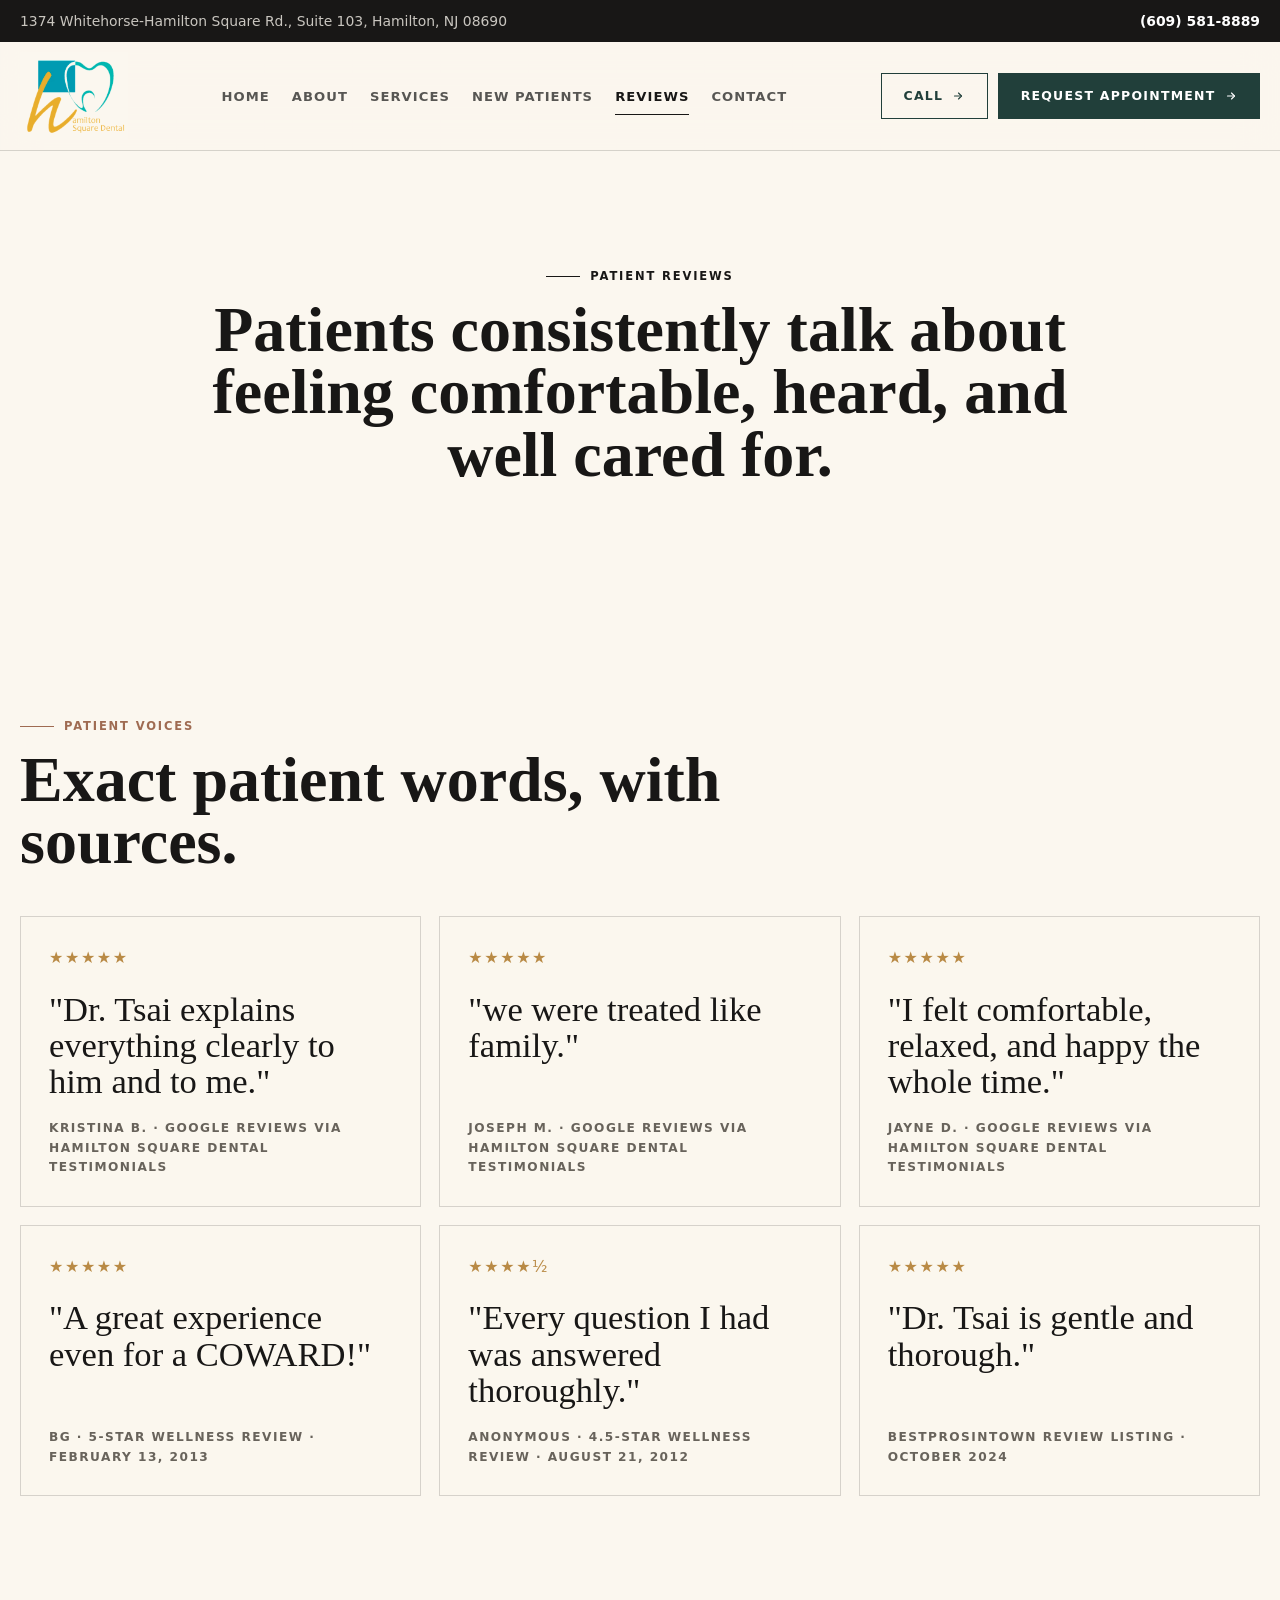
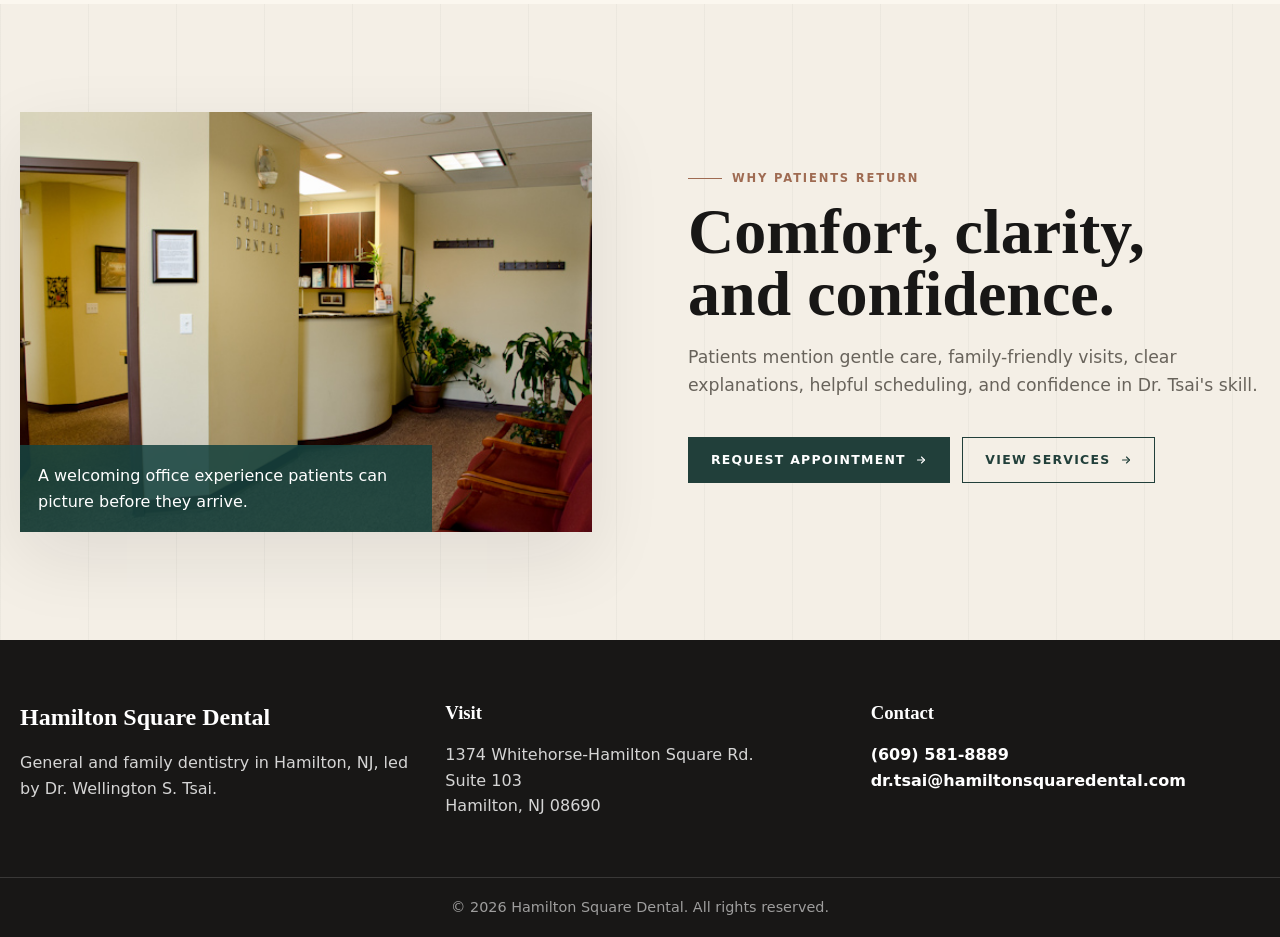
<file: reviews.html>
<!doctype html>
<html lang="en">
  <head>
    <meta charset="utf-8">
    <meta name="viewport" content="width=device-width, initial-scale=1">
    <title>Patient Reviews | Hamilton Square Dental</title>
    <meta name="description" content="Patient review themes for Hamilton Square Dental, including comfort, gentle care, family friendliness, and clear explanations.">
    <link rel="icon" href="data:,">
    <link rel="stylesheet" href="assets/css/styles.css">
  </head>
  <body data-page="reviews">
    <div class="site-shell">
      <div class="top-strip"><div class="top-strip__inner"><span>1374 Whitehorse-Hamilton Square Rd., Suite 103, Hamilton, NJ 08690</span><a href="tel:+16095818889">(609) 581-8889</a></div></div>
      <header class="nav"><div class="nav__inner"><a class="brand" href="index.html" aria-label="Hamilton Square Dental home"><img class="brand__logo" src="assets/images/hslogo@4x.png" alt="Hamilton Square Dental"></a><nav class="nav__links" aria-label="Primary navigation"><a href="index.html" data-nav="home">Home</a><a href="about.html" data-nav="about">About</a><a href="services.html" data-nav="services">Services</a><a href="new-patients.html" data-nav="new-patients">New Patients</a><a href="reviews.html" data-nav="reviews">Reviews</a><a href="contact.html" data-nav="contact">Contact</a></nav><div class="nav__actions"><a class="button button--ghost" href="tel:+16095818889">Call</a><a class="button button--primary" href="contact.html#appointment">Request Appointment</a><button class="menu-toggle" type="button" aria-label="Open menu" aria-expanded="false" data-menu-toggle><span></span><span></span><span></span></button></div></div></header>

      <main>
        <section class="page-hero">
          <div class="section__inner reveal">
            <span class="eyebrow">Patient Reviews</span>
            <h1 class="section-title">Patients consistently talk about feeling comfortable, heard, and well cared for.</h1>
          </div>
        </section>

        <section class="section section--soft">
          <div class="section__inner">
            <span class="eyebrow">Patient Voices</span>
            <h2 class="section-title">Exact patient words, with sources.</h2>
            <div class="review-exact-grid">
              <article class="review-exact-card reveal">
                <div class="review-stars" aria-label="5 out of 5 stars">★★★★★</div>
                <blockquote>"Dr. Tsai explains everything clearly to him and to me."</blockquote>
                <cite>Kristina B. · Google Reviews via Hamilton Square Dental testimonials</cite>
              </article>
              <article class="review-exact-card reveal">
                <div class="review-stars" aria-label="5 out of 5 stars">★★★★★</div>
                <blockquote>"we were treated like family."</blockquote>
                <cite>Joseph M. · Google Reviews via Hamilton Square Dental testimonials</cite>
              </article>
              <article class="review-exact-card reveal">
                <div class="review-stars" aria-label="5 out of 5 stars">★★★★★</div>
                <blockquote>"I felt comfortable, relaxed, and happy the whole time."</blockquote>
                <cite>Jayne D. · Google Reviews via Hamilton Square Dental testimonials</cite>
              </article>
              <article class="review-exact-card reveal">
                <div class="review-stars" aria-label="5 out of 5 stars">★★★★★</div>
                <blockquote>"A great experience even for a COWARD!"</blockquote>
                <cite>BG · 5-star Wellness review · February 13, 2013</cite>
              </article>
              <article class="review-exact-card reveal">
                <div class="review-stars" aria-label="4.5 out of 5 stars">★★★★½</div>
                <blockquote>"Every question I had was answered thoroughly."</blockquote>
                <cite>Anonymous · 4.5-star Wellness review · August 21, 2012</cite>
              </article>
              <article class="review-exact-card reveal">
                <div class="review-stars" aria-label="5 out of 5 stars">★★★★★</div>
                <blockquote>"Dr. Tsai is gentle and thorough."</blockquote>
                <cite>BestProsInTown review listing · October 2024</cite>
              </article>
            </div>
          </div>
        </section>

        <section class="section">
          <div class="section__inner grid-2">
            <div class="image-panel reveal">
              <img src="assets/images/office_h2.jpg" alt="Hamilton Square Dental reception desk">
              <div class="image-panel__caption">A welcoming office experience patients can picture before they arrive.</div>
            </div>
            <div class="reveal">
              <span class="eyebrow">Why Patients Return</span>
              <h2 class="section-title">Comfort, clarity, and confidence.</h2>
              <p class="section-copy">Patients mention gentle care, family-friendly visits, clear explanations, helpful scheduling, and confidence in Dr. Tsai's skill.</p>
              <div class="hero__actions"><a class="button button--primary" href="contact.html#appointment">Request Appointment</a><a class="button button--ghost" href="services.html">View Services</a></div>
            </div>
          </div>
        </section>
      </main>

      <footer class="footer"><div class="footer__inner"><div><h2>Hamilton Square Dental</h2><p>General and family dentistry in Hamilton, NJ, led by Dr. Wellington S. Tsai.</p></div><div><h3>Visit</h3><p>1374 Whitehorse-Hamilton Square Rd.<br>Suite 103<br>Hamilton, NJ 08690</p></div><div><h3>Contact</h3><p><a href="tel:+16095818889">(609) 581-8889</a><br><a href="mailto:dr.tsai@hamiltonsquaredental.com">dr.tsai@hamiltonsquaredental.com</a></p></div></div><div class="footer__bottom">&copy; 2026 Hamilton Square Dental. All rights reserved.</div></footer>
      <div class="sticky-mobile-cta"><a class="button button--light" href="tel:+16095818889">Call</a><a class="button button--primary" href="contact.html#appointment">Appointment</a></div>
    </div>
    <script src="assets/js/main.js"></script>
  </body>
</html>
</file>
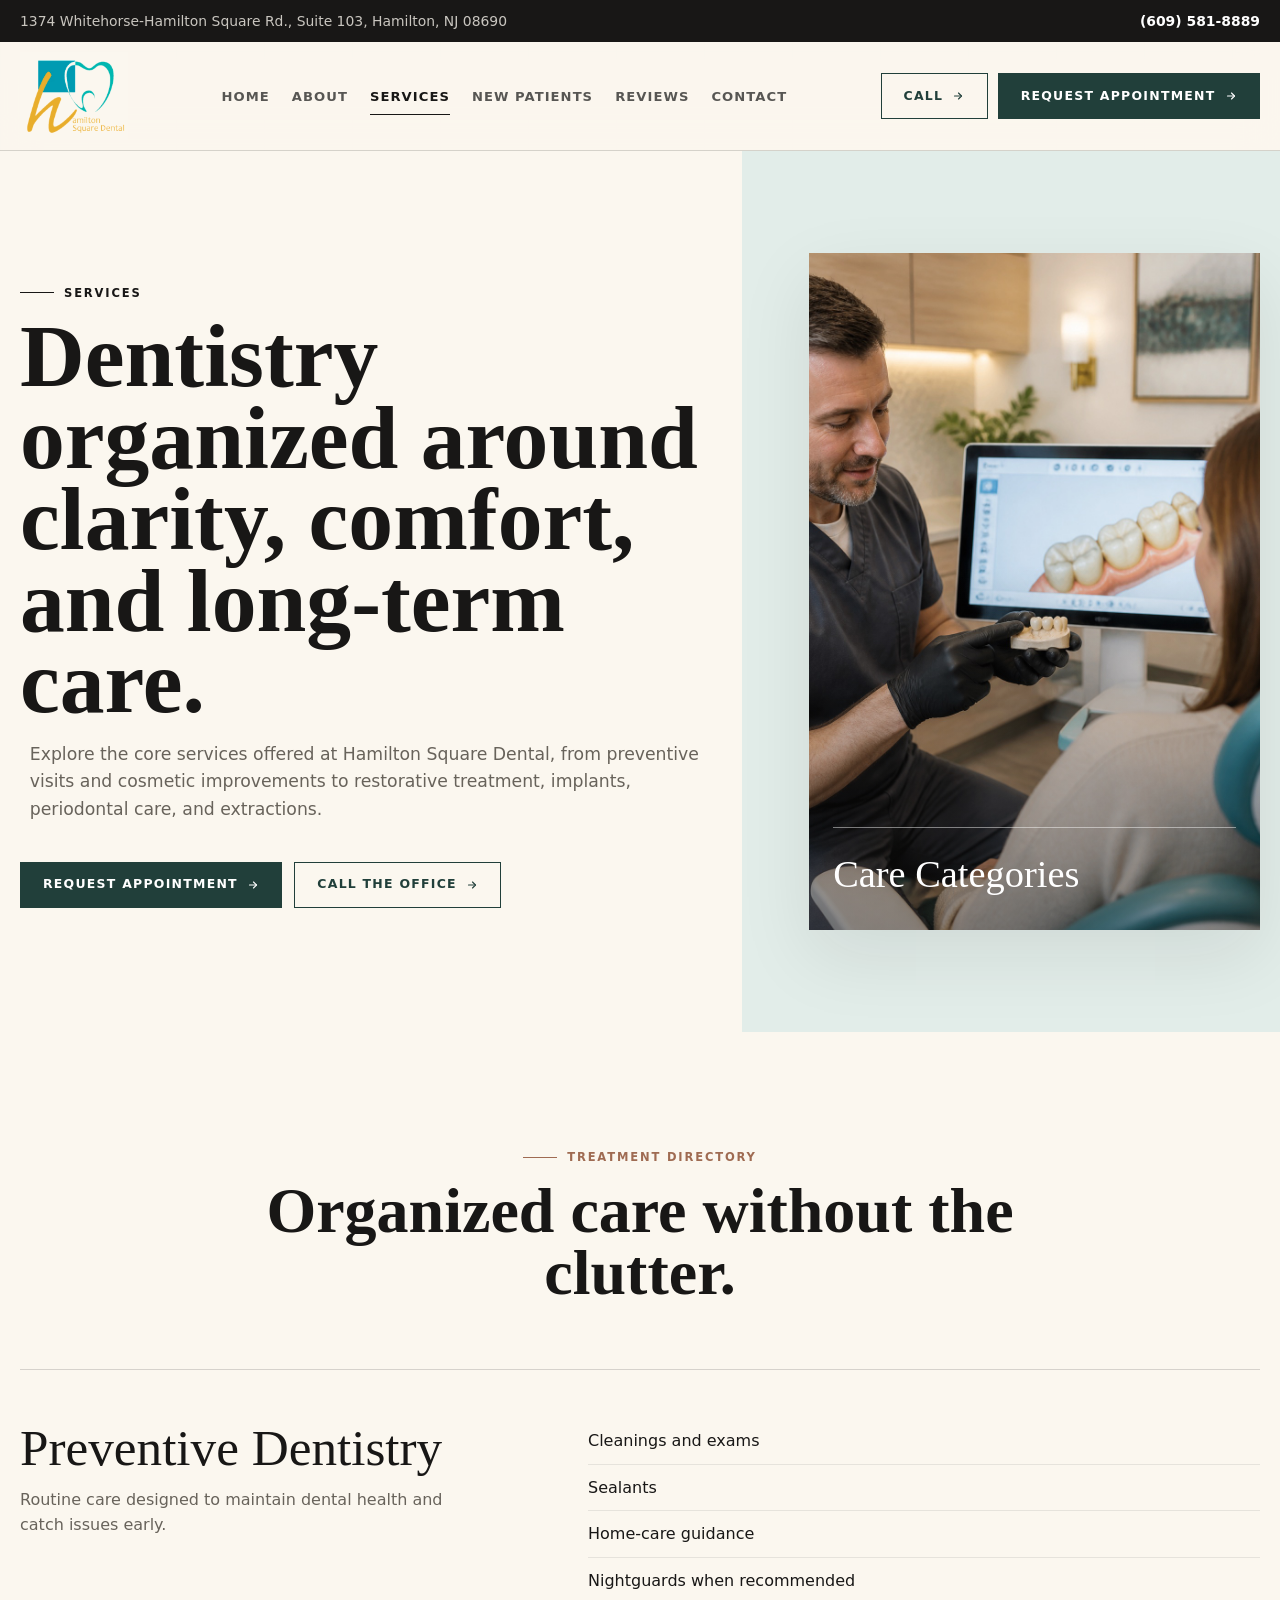
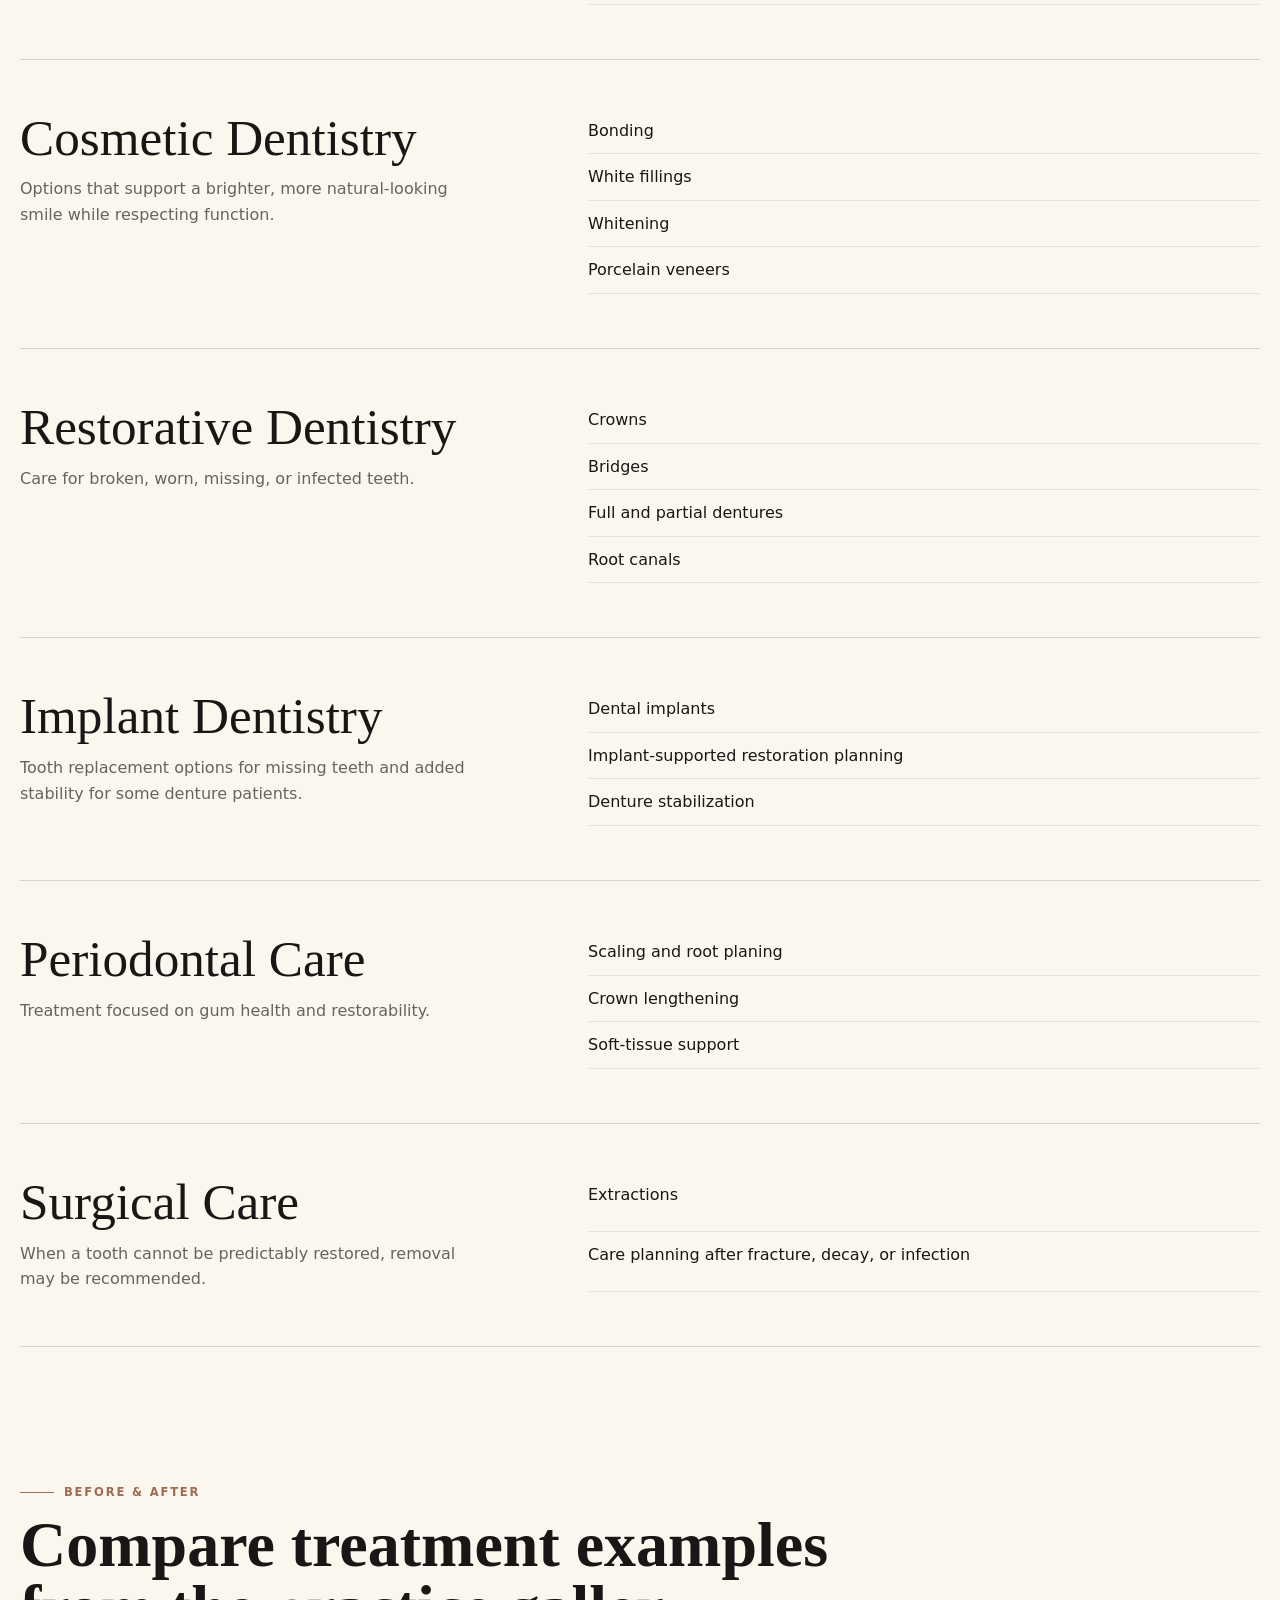
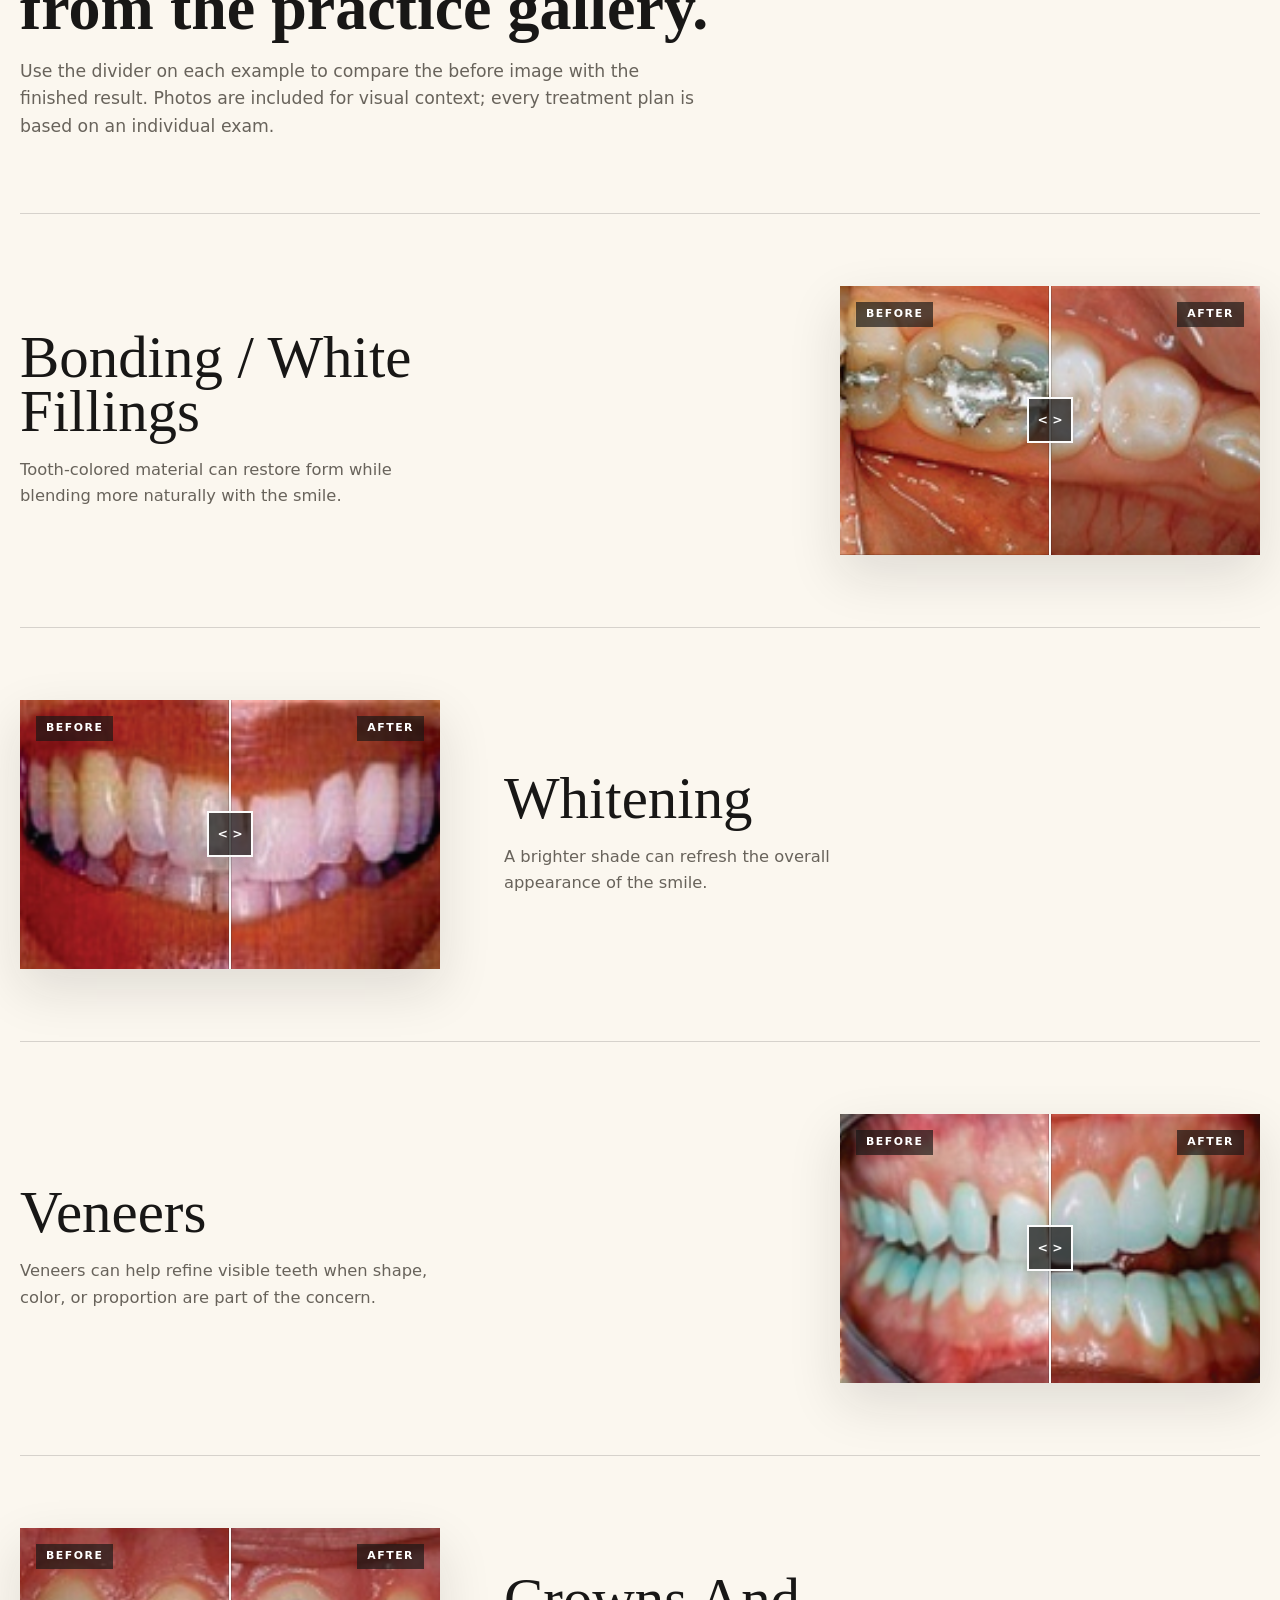
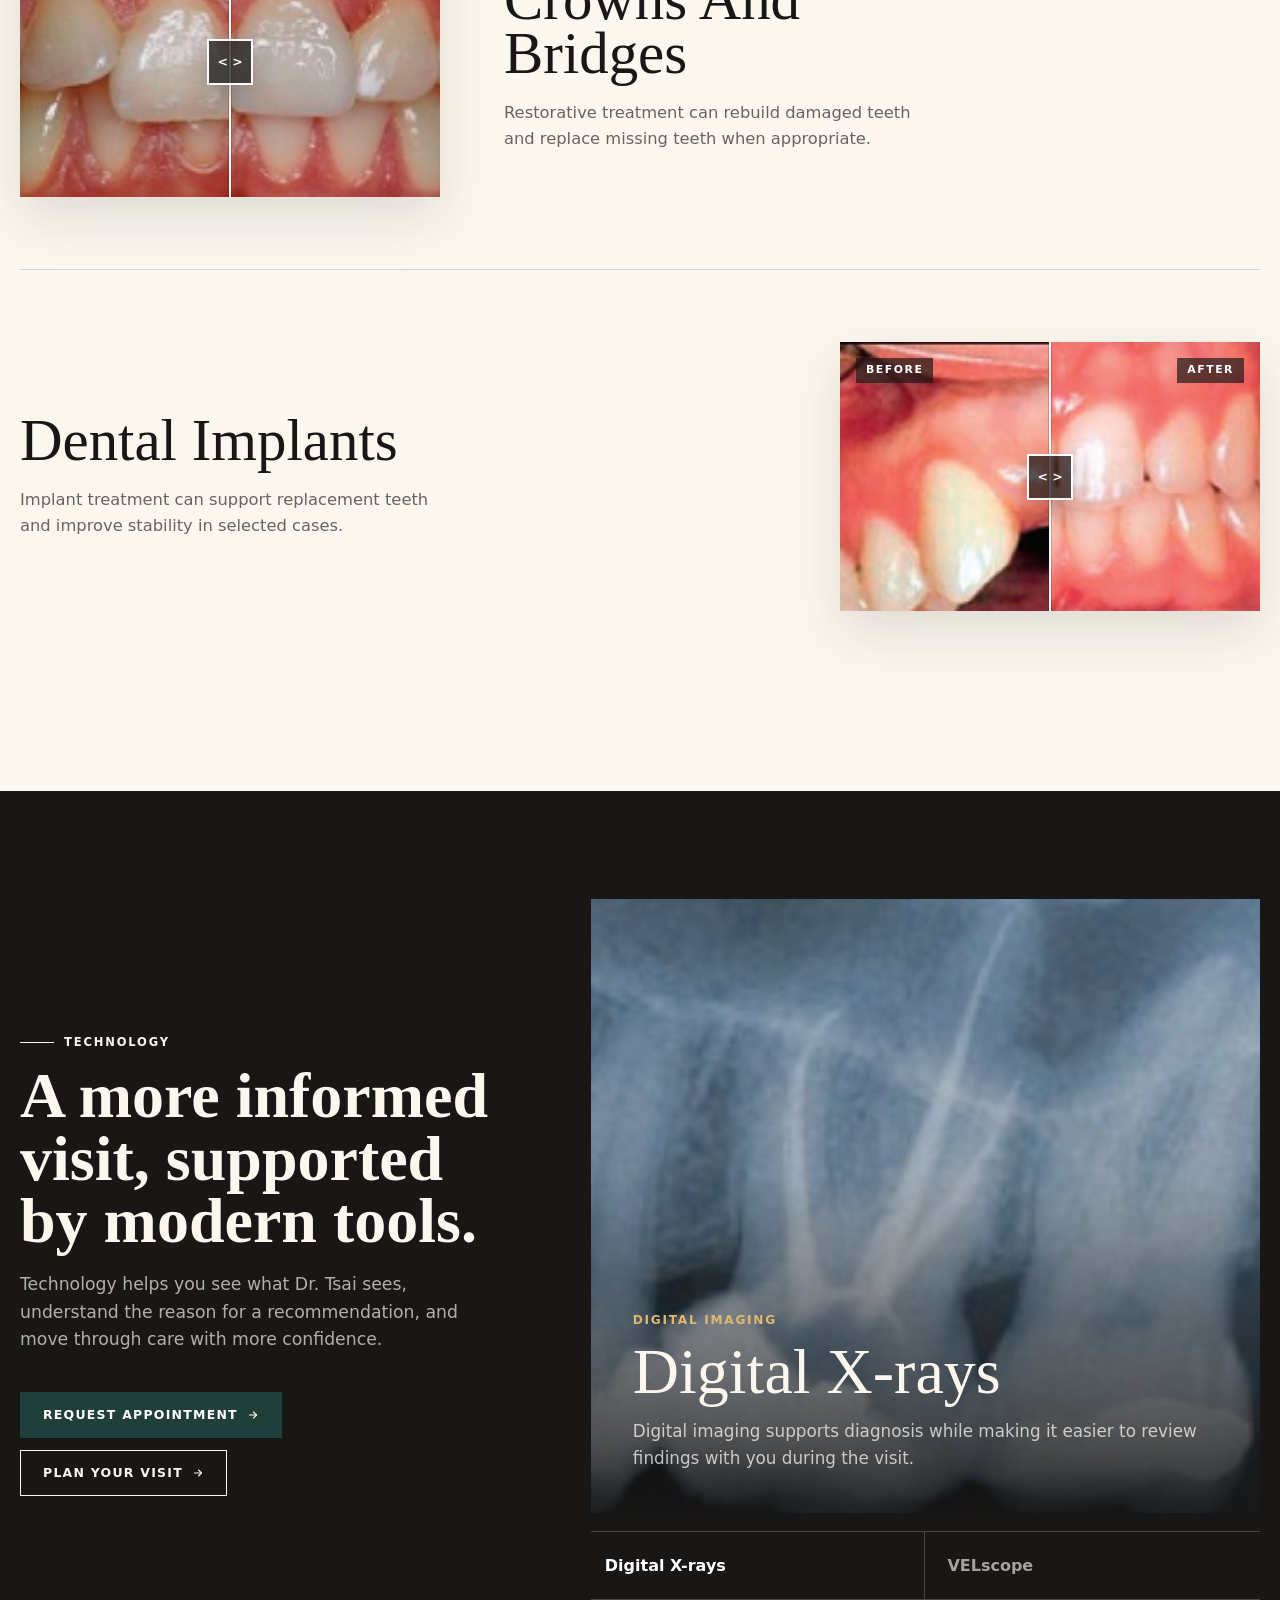
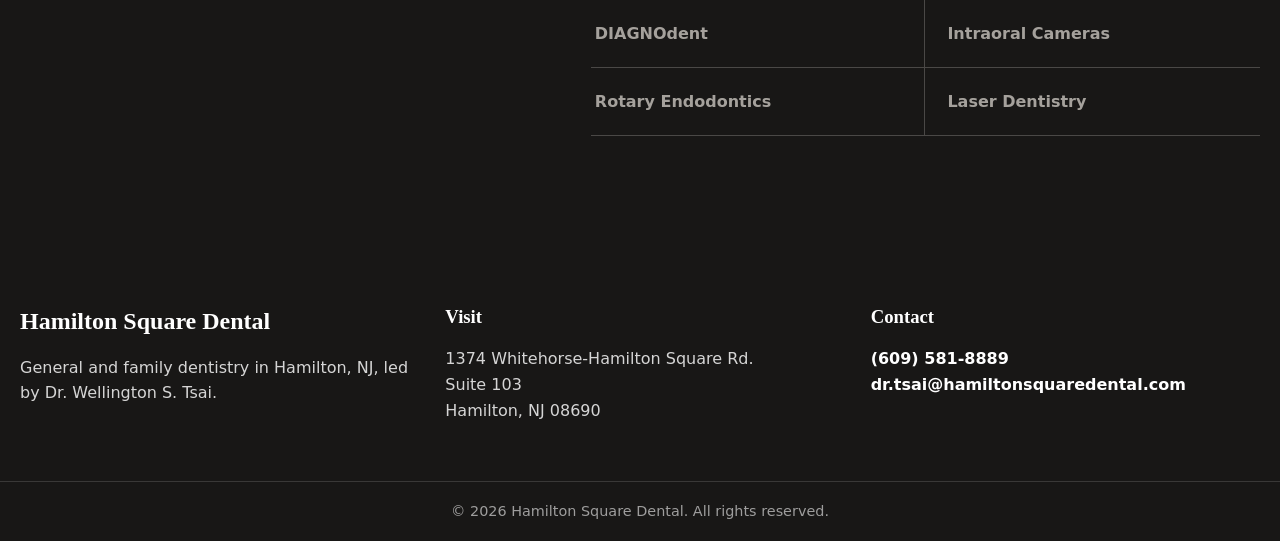
<file: services.html>
<!doctype html>
<html lang="en">
  <head>
    <meta charset="utf-8">
    <meta name="viewport" content="width=device-width, initial-scale=1">
    <title>Services | Hamilton Square Dental</title>
    <meta name="description" content="Explore verified services from Hamilton Square Dental, including preventive care, whitening, veneers, crowns, bridges, dentures, root canals, implants, and periodontal care.">
    <link rel="icon" href="data:,">
    <link rel="stylesheet" href="assets/css/styles.css">
  </head>
  <body data-page="services">
    <div class="site-shell">
      <div class="top-strip"><div class="top-strip__inner"><span>1374 Whitehorse-Hamilton Square Rd., Suite 103, Hamilton, NJ 08690</span><a href="tel:+16095818889">(609) 581-8889</a></div></div>
      <header class="nav"><div class="nav__inner"><a class="brand" href="index.html" aria-label="Hamilton Square Dental home"><img class="brand__logo" src="assets/images/hslogo@4x.png" alt="Hamilton Square Dental"></a><nav class="nav__links" aria-label="Primary navigation"><a href="index.html" data-nav="home">Home</a><a href="about.html" data-nav="about">About</a><a href="services.html" data-nav="services">Services</a><a href="new-patients.html" data-nav="new-patients">New Patients</a><a href="reviews.html" data-nav="reviews">Reviews</a><a href="contact.html" data-nav="contact">Contact</a></nav><div class="nav__actions"><a class="button button--ghost" href="tel:+16095818889">Call</a><a class="button button--primary" href="contact.html#appointment">Request Appointment</a><button class="menu-toggle" type="button" aria-label="Open menu" aria-expanded="false" data-menu-toggle><span></span><span></span><span></span></button></div></div></header>

      <main>
        <section class="page-hero services-hero">
          <div class="section__inner services-hero__inner reveal">
            <div class="services-hero__copy">
              <span class="eyebrow">Services</span>
              <h1 class="section-title">Dentistry organized around clarity, comfort, and long-term care.</h1>
              <p class="section-copy">Explore the core services offered at Hamilton Square Dental, from preventive visits and cosmetic improvements to restorative treatment, implants, periodontal care, and extractions.</p>
              <div class="hero__actions"><a class="button button--primary" href="contact.html#appointment">Request Appointment</a><a class="button button--ghost" href="tel:+16095818889">Call the Office</a></div>
            </div>
            <div class="services-hero__media" aria-label="Hamilton Square Dental service imagery">
              <img src="assets/images/service-preview-restorative.jpg" alt="Restorative dentistry planning consultation">
              <div class="services-hero__note"><strong>Care Categories</strong></div>
            </div>
          </div>
        </section>

        <section class="section section--soft">
          <div class="section__inner">
            <div class="intro-split intro-split--centered">
              <div>
                <span class="eyebrow">Treatment Directory</span>
                <h2 class="section-title">Organized care without the clutter.</h2>
              </div>
            </div>
            <div class="service-directory">
              <article class="service-row reveal">
                <div><h3>Preventive Dentistry</h3><p>Routine care designed to maintain dental health and catch issues early.</p></div>
                <ul><li>Cleanings and exams</li><li>Sealants</li><li>Home-care guidance</li><li>Nightguards when recommended</li></ul>
              </article>
              <article class="service-row reveal">
                <div><h3>Cosmetic Dentistry</h3><p>Options that support a brighter, more natural-looking smile while respecting function.</p></div>
                <ul><li>Bonding</li><li>White fillings</li><li>Whitening</li><li>Porcelain veneers</li></ul>
              </article>
              <article class="service-row reveal">
                <div><h3>Restorative Dentistry</h3><p>Care for broken, worn, missing, or infected teeth.</p></div>
                <ul><li>Crowns</li><li>Bridges</li><li>Full and partial dentures</li><li>Root canals</li></ul>
              </article>
              <article class="service-row reveal">
                <div><h3>Implant Dentistry</h3><p>Tooth replacement options for missing teeth and added stability for some denture patients.</p></div>
                <ul><li>Dental implants</li><li>Implant-supported restoration planning</li><li>Denture stabilization</li></ul>
              </article>
              <article class="service-row reveal">
                <div><h3>Periodontal Care</h3><p>Treatment focused on gum health and restorability.</p></div>
                <ul><li>Scaling and root planing</li><li>Crown lengthening</li><li>Soft-tissue support</li></ul>
              </article>
              <article class="service-row reveal">
                <div><h3>Surgical Care</h3><p>When a tooth cannot be predictably restored, removal may be recommended.</p></div>
                <ul><li>Extractions</li><li>Care planning after fracture, decay, or infection</li></ul>
              </article>
            </div>

            <div class="before-after-showcase">
              <div class="before-after-showcase__intro">
                <span class="eyebrow">Before & After</span>
                <h2 class="section-title">Compare treatment examples from the practice gallery.</h2>
                <p class="section-copy">Use the divider on each example to compare the before image with the finished result. Photos are included for visual context; every treatment plan is based on an individual exam.</p>
              </div>
              <div class="before-after-grid">
                <article class="before-after-card reveal" data-before-after>
                  <div class="before-after-card__copy">
                    <h3>Bonding / White Fillings</h3>
                    <p>Tooth-colored material can restore form while blending more naturally with the smile.</p>
                  </div>
                  <div class="before-after-slider" style="--position: 50%;">
                    <img class="before-after-slider__image" src="assets/images/before-after-bonding-after-clear.png" alt="After bonding and white fillings treatment">
                    <div class="before-after-slider__before">
                      <img class="before-after-slider__image" src="assets/images/before-after-bonding-before-clear.png" alt="Before bonding and white fillings treatment">
                    </div>
                    <span class="before-after-slider__label before-after-slider__label--before">Before</span>
                    <span class="before-after-slider__label before-after-slider__label--after">After</span>
                    <span class="before-after-slider__handle" aria-hidden="true"></span>
                    <input class="before-after-slider__range" type="range" min="0" max="100" value="50" aria-label="Slide to compare bonding and white fillings before and after photos">
                  </div>
                </article>
                <article class="before-after-card reveal" data-before-after>
                  <div class="before-after-card__copy">
                    <h3>Whitening</h3>
                    <p>A brighter shade can refresh the overall appearance of the smile.</p>
                  </div>
                  <div class="before-after-slider" style="--position: 50%;">
                    <img class="before-after-slider__image" src="assets/images/before-after-whitening-after-clear.png" alt="After whitening treatment">
                    <div class="before-after-slider__before">
                      <img class="before-after-slider__image" src="assets/images/before-after-whitening-before-clear.png" alt="Before whitening treatment">
                    </div>
                    <span class="before-after-slider__label before-after-slider__label--before">Before</span>
                    <span class="before-after-slider__label before-after-slider__label--after">After</span>
                    <span class="before-after-slider__handle" aria-hidden="true"></span>
                    <input class="before-after-slider__range" type="range" min="0" max="100" value="50" aria-label="Slide to compare whitening before and after photos">
                  </div>
                </article>
                <article class="before-after-card reveal" data-before-after>
                  <div class="before-after-card__copy">
                    <h3>Veneers</h3>
                    <p>Veneers can help refine visible teeth when shape, color, or proportion are part of the concern.</p>
                  </div>
                  <div class="before-after-slider" style="--position: 50%;">
                    <img class="before-after-slider__image" src="assets/images/before-after-veneers-after-clear.png" alt="After veneers treatment">
                    <div class="before-after-slider__before">
                      <img class="before-after-slider__image" src="assets/images/before-after-veneers-before-clear.png" alt="Before veneers treatment">
                    </div>
                    <span class="before-after-slider__label before-after-slider__label--before">Before</span>
                    <span class="before-after-slider__label before-after-slider__label--after">After</span>
                    <span class="before-after-slider__handle" aria-hidden="true"></span>
                    <input class="before-after-slider__range" type="range" min="0" max="100" value="50" aria-label="Slide to compare veneers before and after photos">
                  </div>
                </article>
                <article class="before-after-card reveal" data-before-after>
                  <div class="before-after-card__copy">
                    <h3>Crowns And Bridges</h3>
                    <p>Restorative treatment can rebuild damaged teeth and replace missing teeth when appropriate.</p>
                  </div>
                  <div class="before-after-slider" style="--position: 50%;">
                    <img class="before-after-slider__image" src="assets/images/before-after-crowns-after-clear.png" alt="After crowns and bridges treatment">
                    <div class="before-after-slider__before">
                      <img class="before-after-slider__image" src="assets/images/before-after-crowns-before-clear.png" alt="Before crowns and bridges treatment">
                    </div>
                    <span class="before-after-slider__label before-after-slider__label--before">Before</span>
                    <span class="before-after-slider__label before-after-slider__label--after">After</span>
                    <span class="before-after-slider__handle" aria-hidden="true"></span>
                    <input class="before-after-slider__range" type="range" min="0" max="100" value="50" aria-label="Slide to compare crowns and bridges before and after photos">
                  </div>
                </article>
                <article class="before-after-card reveal" data-before-after>
                  <div class="before-after-card__copy">
                    <h3>Dental Implants</h3>
                    <p>Implant treatment can support replacement teeth and improve stability in selected cases.</p>
                  </div>
                  <div class="before-after-slider" style="--position: 50%;">
                    <img class="before-after-slider__image" src="assets/images/before-after-implants-after-clear.png" alt="After dental implants treatment">
                    <div class="before-after-slider__before">
                      <img class="before-after-slider__image" src="assets/images/before-after-implants-before-clear.png" alt="Before dental implants treatment">
                    </div>
                    <span class="before-after-slider__label before-after-slider__label--before">Before</span>
                    <span class="before-after-slider__label before-after-slider__label--after">After</span>
                    <span class="before-after-slider__handle" aria-hidden="true"></span>
                    <input class="before-after-slider__range" type="range" min="0" max="100" value="50" aria-label="Slide to compare dental implants before and after photos">
                  </div>
                </article>
              </div>
            </div>
          </div>
        </section>

        <section class="section technology-story" data-tech-story>
          <div class="section__inner technology-story__inner">
            <div class="technology-story__copy reveal">
              <span class="eyebrow">Technology</span>
              <h2 class="section-title">A more informed visit, supported by modern tools.</h2>
              <p class="section-copy">Technology helps you see what Dr. Tsai sees, understand the reason for a recommendation, and move through care with more confidence.</p>
              <div class="hero__actions"><a class="button button--primary" href="contact.html#appointment">Request Appointment</a><a class="button button--ghost" href="new-patients.html">Plan Your Visit</a></div>
            </div>
            <div class="technology-story__stage reveal">
              <figure class="technology-story__feature">
                <img src="assets/images/techpic1.jpg" alt="Digital X-ray equipment" data-tech-image>
                <figcaption>
                  <span data-tech-kicker>Digital Imaging</span>
                  <strong data-tech-title>Digital X-rays</strong>
                  <p data-tech-copy>Digital imaging supports diagnosis while making it easier to review findings with you during the visit.</p>
                </figcaption>
              </figure>
              <div class="technology-story__chapters" aria-label="Technology topics">
                <button class="technology-story__chapter is-active" type="button" data-tech-trigger data-tech-src="assets/images/techpic1.jpg" data-tech-alt="Digital X-ray equipment" data-tech-kicker="Digital Imaging" data-tech-title="Digital X-rays" data-tech-copy="Digital imaging supports diagnosis while making it easier to review findings with you during the visit.">Digital X-rays</button>
                <button class="technology-story__chapter" type="button" data-tech-trigger data-tech-src="assets/images/techpic2.jpg" data-tech-alt="VELscope screening device" data-tech-kicker="Screening" data-tech-title="VELscope Screening" data-tech-copy="VELscope screening adds another visual layer when the team evaluates oral tissue health.">VELscope</button>
                <button class="technology-story__chapter" type="button" data-tech-trigger data-tech-src="assets/images/techpic3.jpg" data-tech-alt="DIAGNOdent device" data-tech-kicker="Early Detection" data-tech-title="DIAGNOdent" data-tech-copy="DIAGNOdent helps support the diagnostic process when Dr. Tsai is evaluating areas of concern.">DIAGNOdent</button>
                <button class="technology-story__chapter" type="button" data-tech-trigger data-tech-src="assets/images/techpic4.jpg" data-tech-alt="Intraoral camera" data-tech-kicker="Patient Education" data-tech-title="Intraoral Cameras" data-tech-copy="Intraoral cameras make it easier to show details clearly, so questions can be answered chairside.">Intraoral Cameras</button>
                <button class="technology-story__chapter" type="button" data-tech-trigger data-tech-src="assets/images/techpic5.jpg" data-tech-alt="Rotary endodontic equipment" data-tech-kicker="Root Canal Care" data-tech-title="Rotary Endodontics" data-tech-copy="Rotary endodontic tools support root canal treatment with modern instrumentation.">Rotary Endodontics</button>
                <button class="technology-story__chapter" type="button" data-tech-trigger data-tech-src="assets/images/techpic6.jpg" data-tech-alt="Dental laser equipment" data-tech-kicker="Soft-Tissue Tools" data-tech-title="Laser Dentistry" data-tech-copy="Laser dentistry is part of the office technology listed for selected clinical needs.">Laser Dentistry</button>
              </div>
            </div>
          </div>
        </section>
      </main>

      <footer class="footer"><div class="footer__inner"><div><h2>Hamilton Square Dental</h2><p>General and family dentistry in Hamilton, NJ, led by Dr. Wellington S. Tsai.</p></div><div><h3>Visit</h3><p>1374 Whitehorse-Hamilton Square Rd.<br>Suite 103<br>Hamilton, NJ 08690</p></div><div><h3>Contact</h3><p><a href="tel:+16095818889">(609) 581-8889</a><br><a href="mailto:dr.tsai@hamiltonsquaredental.com">dr.tsai@hamiltonsquaredental.com</a></p></div></div><div class="footer__bottom">&copy; 2026 Hamilton Square Dental. All rights reserved.</div></footer>
      <div class="sticky-mobile-cta"><a class="button button--light" href="tel:+16095818889">Call</a><a class="button button--primary" href="contact.html#appointment">Appointment</a></div>
    </div>
    <script src="assets/js/main.js"></script>
  </body>
</html>
</file>
<file: assets/css/styles.css>
:root {
  --ink: #1e2a2f;
  --muted: #66757b;
  --soft: #f7f4ef;
  --paper: #fffdf9;
  --pine: #16433f;
  --pine-2: #23645d;
  --aqua: #dcefeb;
  --clay: #b97258;
  --gold: #d6ad67;
  --line: rgba(30, 42, 47, 0.12);
  --shadow: 0 22px 60px rgba(22, 67, 63, 0.13);
  --radius: 8px;
  --max: 1180px;
}

* {
  box-sizing: border-box;
}

html {
  scroll-behavior: smooth;
}

body {
  margin: 0;
  color: var(--ink);
  background: var(--soft);
  font-family: Inter, ui-sans-serif, system-ui, -apple-system, BlinkMacSystemFont, "Segoe UI", sans-serif;
  line-height: 1.6;
  text-rendering: optimizeLegibility;
}

body.menu-open {
  overflow: hidden;
}

img {
  display: block;
  max-width: 100%;
}

a {
  color: inherit;
  text-decoration: none;
}

p {
  margin: 0;
}

.site-shell {
  min-height: 100vh;
  overflow: hidden;
}

.top-strip {
  background: var(--pine);
  color: rgba(255, 255, 255, 0.88);
  font-size: 0.87rem;
}

.top-strip__inner,
.nav__inner,
.section__inner,
.footer__inner {
  width: min(var(--max), calc(100% - 40px));
  margin: 0 auto;
}

.top-strip__inner {
  min-height: 42px;
  display: flex;
  align-items: center;
  justify-content: space-between;
  gap: 20px;
}

.top-strip a {
  font-weight: 700;
  color: #ffffff;
}

.nav {
  position: sticky;
  top: 0;
  z-index: 50;
  background: rgba(255, 253, 249, 0.92);
  border-bottom: 1px solid var(--line);
  backdrop-filter: blur(18px);
}

.nav__inner {
  min-height: 104px;
  display: grid;
  grid-template-columns: auto 1fr auto;
  align-items: center;
  gap: 34px;
}

.brand {
  display: inline-flex;
  align-items: center;
  min-width: 96px;
}

.brand__logo {
  display: block;
  width: auto;
  height: 88px;
  object-fit: contain;
  mix-blend-mode: multiply;
  filter: saturate(1.06) contrast(1.04);
}

.nav__links {
  display: flex;
  justify-content: center;
  gap: 4px;
}

.nav__links a {
  border-radius: 999px;
  color: #435055;
  font-size: 0.93rem;
  font-weight: 700;
  padding: 10px 13px;
  transition: background 180ms ease, color 180ms ease;
}

.nav__links a:hover,
.nav__links a.is-active {
  background: var(--aqua);
  color: var(--pine);
}

.nav__actions {
  display: flex;
  align-items: center;
  gap: 10px;
}

.menu-toggle {
  display: none;
  width: 44px;
  height: 44px;
  border: 1px solid var(--line);
  border-radius: 999px;
  background: #ffffff;
  color: var(--pine);
}

.menu-toggle span {
  display: block;
  width: 18px;
  height: 2px;
  margin: 4px auto;
  background: currentColor;
  transition: transform 180ms ease, opacity 180ms ease;
}

.menu-open .menu-toggle span:nth-child(1) {
  transform: translateY(6px) rotate(45deg);
}

.menu-open .menu-toggle span:nth-child(2) {
  opacity: 0;
}

.menu-open .menu-toggle span:nth-child(3) {
  transform: translateY(-6px) rotate(-45deg);
}

.button {
  display: inline-flex;
  align-items: center;
  justify-content: center;
  gap: 9px;
  min-height: 44px;
  border: 1px solid transparent;
  border-radius: 999px;
  padding: 0 18px;
  font-weight: 800;
  line-height: 1;
  cursor: pointer;
  transition: transform 180ms ease, box-shadow 180ms ease, background 180ms ease, color 180ms ease;
}

.button:hover {
  transform: translateY(-1px);
}

.button--primary {
  background: var(--pine);
  color: #ffffff;
  box-shadow: 0 12px 28px rgba(22, 67, 63, 0.22);
}

.button--primary:hover {
  background: var(--pine-2);
}

.button--ghost {
  color: var(--pine);
  border-color: rgba(22, 67, 63, 0.2);
  background: rgba(255, 255, 255, 0.72);
}

.button--light {
  color: var(--pine);
  background: #ffffff;
}

.section {
  padding: 92px 0;
}

.section--soft {
  background: var(--paper);
}

.section--aqua {
  background: linear-gradient(180deg, #e8f5f1 0%, #f6f3ed 100%);
}

.section--compact {
  padding: 64px 0;
}

.eyebrow {
  color: var(--clay);
  display: inline-flex;
  align-items: center;
  gap: 10px;
  font-size: 0.77rem;
  font-weight: 900;
  letter-spacing: 0.12em;
  text-transform: uppercase;
}

.eyebrow::before {
  content: "";
  width: 34px;
  height: 1px;
  background: currentColor;
}

.section-title {
  max-width: 760px;
  margin: 13px 0 18px;
  font-family: Georgia, "Times New Roman", serif;
  font-size: clamp(2.15rem, 5vw, 4.25rem);
  line-height: 0.98;
  letter-spacing: 0;
}

.section-copy {
  max-width: 720px;
  color: var(--muted);
  font-size: 1.08rem;
}

.hero {
  position: relative;
  padding: 58px 0 84px;
  background:
    radial-gradient(circle at 78% 16%, rgba(214, 173, 103, 0.2), transparent 30%),
    linear-gradient(145deg, #fffdf9 0%, #eef6f2 58%, #f7f4ef 100%);
}

.hero__inner {
  width: min(var(--max), calc(100% - 40px));
  margin: 0 auto;
  display: grid;
  grid-template-columns: minmax(0, 1.02fr) minmax(360px, 0.98fr);
  gap: 58px;
  align-items: center;
}

.hero h1 {
  margin: 16px 0 22px;
  font-family: Georgia, "Times New Roman", serif;
  font-size: clamp(3.15rem, 7vw, 6.4rem);
  line-height: 0.9;
  letter-spacing: 0;
}

.hero__lead {
  max-width: 620px;
  color: #516169;
  font-size: clamp(1.06rem, 2vw, 1.25rem);
}

.hero__actions {
  display: flex;
  flex-wrap: wrap;
  gap: 12px;
  margin-top: 30px;
}

.hero__stats {
  display: grid;
  grid-template-columns: repeat(3, 1fr);
  gap: 16px;
  max-width: 620px;
  margin-top: 38px;
}

.stat {
  border-top: 1px solid var(--line);
  padding-top: 14px;
}

.stat strong {
  display: block;
  color: var(--pine);
  font-size: 1.05rem;
}

.stat span {
  color: var(--muted);
  display: block;
  font-size: 0.9rem;
}

.hero__media {
  position: relative;
}

.photo-stack {
  display: grid;
  gap: 14px;
}

.photo-stack__main,
.photo-stack__pair img,
.image-panel img,
.doctor-card__photo img,
.office-grid img {
  width: 100%;
  object-fit: cover;
}

.photo-stack__main {
  height: clamp(340px, 42vw, 540px);
  border-radius: 8px;
  box-shadow: var(--shadow);
}

.photo-stack__pair {
  display: grid;
  grid-template-columns: 0.78fr 1.22fr;
  gap: 14px;
}

.photo-stack__pair img {
  height: 172px;
  border-radius: 8px;
}

.floating-note {
  position: absolute;
  right: -18px;
  bottom: 108px;
  width: min(270px, 58%);
  border: 1px solid rgba(255, 255, 255, 0.82);
  border-radius: 8px;
  padding: 18px;
  background: rgba(255, 255, 255, 0.9);
  box-shadow: 0 18px 44px rgba(30, 42, 47, 0.15);
  backdrop-filter: blur(16px);
}

.floating-note b {
  color: var(--pine);
}

.quick-bar {
  margin-top: -36px;
  position: relative;
  z-index: 2;
}

.quick-bar__inner {
  width: min(var(--max), calc(100% - 40px));
  margin: 0 auto;
  display: grid;
  grid-template-columns: repeat(4, 1fr);
  overflow: hidden;
  border: 1px solid var(--line);
  border-radius: 8px;
  background: #ffffff;
  box-shadow: 0 16px 50px rgba(30, 42, 47, 0.1);
}

.quick-item {
  padding: 24px;
  border-right: 1px solid var(--line);
}

.quick-item:last-child {
  border-right: 0;
}

.quick-item span {
  display: block;
  color: var(--muted);
  font-size: 0.8rem;
  font-weight: 800;
  letter-spacing: 0.1em;
  text-transform: uppercase;
}

.quick-item b {
  display: block;
  margin-top: 5px;
  color: var(--ink);
  font-size: 1rem;
}

.grid-2 {
  display: grid;
  grid-template-columns: repeat(2, minmax(0, 1fr));
  gap: 48px;
  align-items: center;
}

.grid-3 {
  display: grid;
  grid-template-columns: repeat(3, minmax(0, 1fr));
  gap: 18px;
}

.cards {
  display: grid;
  grid-template-columns: repeat(3, minmax(0, 1fr));
  gap: 18px;
  margin-top: 34px;
}

.card {
  border: 1px solid var(--line);
  border-radius: var(--radius);
  padding: 28px;
  background: rgba(255, 255, 255, 0.78);
  box-shadow: 0 10px 28px rgba(30, 42, 47, 0.06);
}

.card__icon {
  width: 42px;
  height: 42px;
  display: grid;
  place-items: center;
  margin-bottom: 18px;
  color: var(--pine);
  background: var(--aqua);
  border-radius: 50%;
  font-weight: 900;
}

.card h3,
.feature-list h3,
.review-card h3,
.doctor-card h3,
.service-card h3,
.visit-step h3 {
  margin: 0 0 10px;
  font-family: Georgia, "Times New Roman", serif;
  font-size: 1.35rem;
  letter-spacing: 0;
  line-height: 1.15;
}

.card p,
.service-card p,
.review-card p,
.visit-step p,
.doctor-card p {
  color: var(--muted);
}

.image-panel {
  position: relative;
}

.image-panel img {
  min-height: 420px;
  border-radius: 8px;
  box-shadow: var(--shadow);
}

.image-panel__caption {
  position: absolute;
  left: 18px;
  bottom: 18px;
  right: 18px;
  padding: 18px;
  border-radius: 8px;
  color: #ffffff;
  background: rgba(22, 67, 63, 0.86);
}

.feature-list {
  display: grid;
  gap: 18px;
}

.feature-list__item {
  display: grid;
  grid-template-columns: 46px 1fr;
  gap: 16px;
  align-items: start;
  padding-bottom: 18px;
  border-bottom: 1px solid var(--line);
}

.feature-list__item:last-child {
  border-bottom: 0;
}

.feature-list__number {
  width: 46px;
  height: 46px;
  display: grid;
  place-items: center;
  border-radius: 50%;
  color: #ffffff;
  background: var(--clay);
  font-weight: 900;
}

.page-hero {
  padding: 78px 0 70px;
  background:
    linear-gradient(120deg, rgba(22, 67, 63, 0.94), rgba(35, 100, 93, 0.82)),
    url("../images/office_h1.jpg") center / cover;
  color: #ffffff;
}

.page-hero .section-copy,
.page-hero .eyebrow {
  color: rgba(255, 255, 255, 0.84);
}

.page-hero .section-title {
  max-width: 880px;
}

.doctor-card {
  display: grid;
  grid-template-columns: 320px 1fr;
  gap: 34px;
  padding: 28px;
  border: 1px solid var(--line);
  border-radius: 8px;
  background: #ffffff;
  box-shadow: var(--shadow);
}

.doctor-card__photo img {
  height: 360px;
  border-radius: 8px;
  object-position: center top;
}

.bio-list {
  display: grid;
  gap: 12px;
  margin: 24px 0 0;
  padding: 0;
  list-style: none;
}

.bio-list li {
  padding-left: 24px;
  position: relative;
  color: var(--muted);
}

.bio-list li::before {
  content: "";
  position: absolute;
  left: 0;
  top: 0.65em;
  width: 8px;
  height: 8px;
  border-radius: 50%;
  background: var(--gold);
}

.service-filter {
  display: flex;
  flex-wrap: wrap;
  gap: 10px;
  margin-top: 30px;
}

.filter-button {
  min-height: 40px;
  border: 1px solid var(--line);
  border-radius: 999px;
  padding: 0 16px;
  background: #ffffff;
  color: var(--pine);
  font-weight: 800;
  cursor: pointer;
}

.filter-button.is-active {
  background: var(--pine);
  color: #ffffff;
}

.service-grid {
  display: grid;
  grid-template-columns: repeat(3, minmax(0, 1fr));
  gap: 18px;
  margin-top: 34px;
}

.service-card {
  min-height: 250px;
  display: flex;
  flex-direction: column;
  border: 1px solid var(--line);
  border-radius: 8px;
  padding: 26px;
  background: #ffffff;
  box-shadow: 0 10px 32px rgba(30, 42, 47, 0.06);
}

.service-card__tag {
  width: fit-content;
  margin-top: auto;
  padding-top: 22px;
  color: var(--clay);
  font-size: 0.77rem;
  font-weight: 900;
  letter-spacing: 0.1em;
  text-transform: uppercase;
}

.tech-strip {
  display: grid;
  grid-template-columns: 0.9fr 1.1fr;
  gap: 36px;
  align-items: start;
}

.tech-gallery {
  display: grid;
  grid-template-columns: repeat(3, 1fr);
  gap: 12px;
}

.tech-gallery__tile {
  aspect-ratio: 1;
  overflow: hidden;
  background: #ffffff;
}

.tech-gallery img {
  width: 100%;
  height: 100%;
  border-radius: 8px;
  object-fit: cover;
  background: #ffffff;
  display: block;
}

.reviews-grid {
  display: grid;
  grid-template-columns: repeat(3, minmax(0, 1fr));
  gap: 18px;
  margin-top: 34px;
}

.review-card {
  display: flex;
  flex-direction: column;
  gap: 18px;
  min-height: 300px;
  border: 1px solid var(--line);
  border-radius: 8px;
  padding: 28px;
  background: #ffffff;
  box-shadow: 0 10px 32px rgba(30, 42, 47, 0.06);
}

.review-stars {
  color: var(--gold);
  letter-spacing: 0.1em;
}

.review-card cite {
  margin-top: auto;
  color: var(--pine);
  font-style: normal;
  font-weight: 900;
}

.quote-band {
  color: #ffffff;
  background: var(--pine);
}

.quote-band__inner {
  width: min(960px, calc(100% - 40px));
  margin: 0 auto;
  text-align: center;
}

.quote-band blockquote {
  margin: 0;
  font-family: Georgia, "Times New Roman", serif;
  font-size: clamp(2rem, 4vw, 3.6rem);
  line-height: 1.05;
}

.quote-band p {
  margin-top: 22px;
  color: rgba(255, 255, 255, 0.76);
}

.visit-flow {
  display: grid;
  grid-template-columns: repeat(3, 1fr);
  gap: 18px;
  margin-top: 34px;
}

.patient-form-callout {
  display: flex;
  align-items: center;
  justify-content: space-between;
  gap: 28px;
  margin-top: 34px;
  padding: clamp(24px, 4vw, 38px);
  border: 1px solid rgba(23, 68, 62, 0.18);
  border-radius: 8px;
  color: #ffffff;
  background:
    linear-gradient(135deg, rgba(20, 67, 61, 0.96), rgba(31, 91, 82, 0.94)),
    url("../images/office_h8.jpg") center / cover;
  box-shadow: 0 20px 44px rgba(23, 68, 62, 0.18);
}

.patient-form-callout .eyebrow {
  color: rgba(255, 255, 255, 0.78);
}

.patient-form-callout h3 {
  max-width: 620px;
  margin: 12px 0 10px;
  font-family: Georgia, "Times New Roman", serif;
  font-size: clamp(1.6rem, 3vw, 2.45rem);
  line-height: 1;
  letter-spacing: 0;
}

.patient-form-callout p {
  max-width: 600px;
  color: rgba(255, 255, 255, 0.78);
}

.patient-form-callout .button {
  flex: 0 0 auto;
  border-color: rgba(255, 255, 255, 0.28);
  background: #ffffff;
  color: var(--pine);
}

.visit-step {
  border: 1px solid var(--line);
  border-radius: 8px;
  padding: 28px;
  background: #ffffff;
}

.visit-step__num {
  display: block;
  color: var(--clay);
  font-size: 0.8rem;
  font-weight: 900;
  letter-spacing: 0.1em;
  text-transform: uppercase;
  margin-bottom: 18px;
}

.office-grid {
  display: grid;
  grid-template-columns: 1.2fr 0.8fr;
  gap: 14px;
}

.office-grid img {
  height: 250px;
  border-radius: 8px;
}

.office-grid img:first-child {
  grid-row: span 2;
  height: 514px;
}

.contact-layout {
  display: grid;
  grid-template-columns: 0.82fr 1.18fr;
  gap: 40px;
  align-items: start;
}

.contact-panel,
.form-panel {
  border: 1px solid var(--line);
  border-radius: 8px;
  background: #ffffff;
  box-shadow: 0 10px 32px rgba(30, 42, 47, 0.06);
}

.contact-panel {
  padding: 30px;
}

.contact-list {
  display: grid;
  gap: 22px;
  margin-top: 24px;
}

.contact-list span,
.hours span {
  color: var(--muted);
  display: block;
  font-size: 0.78rem;
  font-weight: 900;
  letter-spacing: 0.1em;
  text-transform: uppercase;
}

.contact-list a,
.contact-list b {
  color: var(--ink);
  display: inline-block;
  margin-top: 4px;
  font-weight: 800;
}

.hours {
  width: 100%;
  margin-top: 26px;
  border-collapse: collapse;
}

.hours th,
.hours td {
  padding: 11px 0;
  border-bottom: 1px solid var(--line);
  text-align: left;
}

.hours th {
  color: var(--ink);
  font-weight: 800;
}

.hours td {
  color: var(--muted);
}

.form-panel {
  padding: 30px;
}

.form-grid {
  display: grid;
  grid-template-columns: repeat(2, 1fr);
  gap: 16px;
  margin-top: 24px;
}

.field {
  display: grid;
  gap: 8px;
}

.field--full {
  grid-column: 1 / -1;
}

.field label {
  color: var(--ink);
  font-weight: 800;
}

.field input,
.field textarea,
.field select {
  width: 100%;
  min-height: 48px;
  border: 1px solid var(--line);
  border-radius: 8px;
  padding: 12px 14px;
  color: var(--ink);
  background: #fffdf9;
  font: inherit;
}

.field textarea {
  min-height: 132px;
  resize: vertical;
}

.form-status {
  min-height: 24px;
  color: var(--pine);
  font-weight: 800;
}

.map-frame {
  width: 100%;
  min-height: 360px;
  border: 1px solid var(--line);
  border-radius: 8px;
}

.faq-list {
  display: grid;
  gap: 12px;
  margin-top: 32px;
}

.faq-item {
  border: 1px solid var(--line);
  border-radius: 8px;
  background: #ffffff;
  overflow: hidden;
}

.faq-item button {
  width: 100%;
  min-height: 58px;
  display: flex;
  align-items: center;
  justify-content: space-between;
  gap: 20px;
  border: 0;
  padding: 18px 22px;
  background: transparent;
  color: var(--ink);
  text-align: left;
  font: inherit;
  font-weight: 900;
  cursor: pointer;
}

.faq-item button::after {
  content: "+";
  color: var(--clay);
  font-size: 1.35rem;
}

.faq-item.is-open button::after {
  content: "-";
}

.faq-answer {
  display: none;
  padding: 0 22px 22px;
  color: var(--muted);
}

.faq-item.is-open .faq-answer {
  display: block;
}

.footer {
  color: rgba(255, 255, 255, 0.82);
  background: #102f2d;
}

.footer__inner {
  display: grid;
  grid-template-columns: 1fr 1fr 1fr;
  gap: 36px;
  padding: 58px 0;
}

.footer h2,
.footer h3 {
  margin: 0 0 14px;
  color: #ffffff;
  font-family: Georgia, "Times New Roman", serif;
  letter-spacing: 0;
}

.footer a {
  color: #ffffff;
  font-weight: 800;
}

.footer__links {
  display: grid;
  gap: 8px;
}

.footer__bottom {
  border-top: 1px solid rgba(255, 255, 255, 0.14);
  padding: 18px 0;
  color: rgba(255, 255, 255, 0.58);
  font-size: 0.9rem;
  text-align: center;
}

.sticky-mobile-cta {
  display: none;
}

.reveal {
  opacity: 0;
  transform: translateY(18px);
  transition: opacity 520ms ease, transform 520ms ease;
}

.reveal.is-visible {
  opacity: 1;
  transform: translateY(0);
}

@media (max-width: 1060px) {
  .nav__inner {
    grid-template-columns: auto auto;
    justify-content: space-between;
  }

  .nav__links {
    position: fixed;
    inset: 144px 18px auto;
    display: none;
    flex-direction: column;
    padding: 16px;
    border: 1px solid var(--line);
    border-radius: 8px;
    background: #ffffff;
    box-shadow: var(--shadow);
  }

  .menu-open .nav__links {
    display: flex;
  }

  .menu-toggle {
    display: block;
  }

  .nav__actions .button--primary {
    display: none;
  }

  .hero__inner,
  .grid-2,
  .tech-strip,
  .contact-layout {
    grid-template-columns: 1fr;
  }

  .hero__inner {
    gap: 38px;
  }

  .quick-bar__inner,
  .cards,
  .service-grid,
  .reviews-grid,
  .visit-flow,
  .footer__inner {
    grid-template-columns: repeat(2, 1fr);
  }

  .doctor-card {
    grid-template-columns: 260px 1fr;
  }
}

@media (max-width: 760px) {
  .top-strip__inner {
    min-height: auto;
    padding: 10px 0;
    flex-direction: column;
    align-items: flex-start;
    gap: 4px;
  }

  .nav__inner {
    min-height: 82px;
  }

  .brand {
    min-width: 0;
  }

  .brand__logo {
    height: 62px;
  }

  .section {
    padding: 68px 0;
  }

  .hero {
    padding-top: 42px;
  }

  .hero__stats,
  .quick-bar__inner,
  .cards,
  .service-grid,
  .reviews-grid,
  .visit-flow,
  .footer__inner,
  .form-grid {
    grid-template-columns: 1fr;
  }

  .quick-item {
    border-right: 0;
    border-bottom: 1px solid var(--line);
  }

  .quick-item:last-child {
    border-bottom: 0;
  }

  .photo-stack__pair,
  .office-grid {
    grid-template-columns: 1fr;
  }

  .floating-note {
    position: static;
    width: 100%;
    margin-top: 14px;
  }

  .doctor-card {
    grid-template-columns: 1fr;
    padding: 18px;
  }

  .doctor-card__photo img {
    height: auto;
    max-height: 420px;
  }

  .office-grid img,
  .office-grid img:first-child {
    height: 260px;
    grid-row: auto;
  }

  .tech-gallery {
    grid-template-columns: repeat(2, 1fr);
  }

  .sticky-mobile-cta {
    position: fixed;
    z-index: 60;
    left: 14px;
    right: 14px;
    bottom: 14px;
    display: grid;
    grid-template-columns: 1fr 1fr;
    gap: 10px;
  }

  .sticky-mobile-cta .button {
    min-height: 48px;
    padding: 0 12px;
    box-shadow: 0 12px 30px rgba(30, 42, 47, 0.18);
  }

  .footer {
    padding-bottom: 74px;
  }
}

@media (max-width: 430px) {
  .top-strip__inner,
  .nav__inner,
  .section__inner,
  .footer__inner,
  .hero__inner,
  .quick-bar__inner,
  .quote-band__inner {
    width: min(100% - 28px, var(--max));
  }

  .hero h1 {
    font-size: 3rem;
  }

  .section-title {
    font-size: 2.25rem;
  }

  .card,
  .service-card,
  .review-card,
  .visit-step,
  .contact-panel,
  .form-panel {
    padding: 22px;
  }
}

/* Editorial redesign pass */
:root {
  --ink: #181716;
  --muted: #68635b;
  --soft: #f4efe6;
  --paper: #fbf7ef;
  --pine: #213f3a;
  --pine-2: #2f5b53;
  --aqua: #dce9e3;
  --clay: #9f6b52;
  --gold: #b98a45;
  --line: rgba(24, 23, 22, 0.16);
  --shadow: 0 26px 70px rgba(24, 23, 22, 0.09);
  --radius: 2px;
  --max: 1240px;
}

body {
  background:
    linear-gradient(90deg, rgba(24, 23, 22, 0.035) 1px, transparent 1px) 0 0 / 88px 88px,
    var(--soft);
}

.top-strip {
  background: #181716;
  color: rgba(251, 247, 239, 0.78);
}

.nav {
  background: rgba(251, 247, 239, 0.94);
}

.nav__inner {
  min-height: 108px;
}

.section-title,
.hero h1,
.card h3,
.feature-list h3,
.review-card h3,
.doctor-card h3,
.service-card h3,
.visit-step h3,
.footer h2,
.footer h3,
.service-row h3,
.quote-row blockquote {
  font-family: Georgia, "Times New Roman", serif;
}

.nav__links {
  gap: 22px;
}

.nav__links a {
  position: relative;
  border-radius: 0;
  padding: 8px 0;
  color: rgba(24, 23, 22, 0.72);
  font-size: 0.82rem;
  letter-spacing: 0.08em;
  text-transform: uppercase;
}

.nav__links a::after {
  content: "";
  position: absolute;
  left: 0;
  right: 0;
  bottom: 0;
  height: 1px;
  transform: scaleX(0);
  transform-origin: left;
  background: currentColor;
  transition: transform 180ms ease;
}

.nav__links a:hover,
.nav__links a.is-active {
  background: transparent;
  color: var(--ink);
}

.nav__links a:hover::after,
.nav__links a.is-active::after {
  transform: scaleX(1);
}

.button,
.filter-button {
  min-height: 46px;
  border-radius: 0;
  padding: 0 22px;
  box-shadow: none;
  font-size: 0.78rem;
  letter-spacing: 0.1em;
  text-transform: uppercase;
}

.button::after {
  content: "";
  display: inline-block;
  width: 1em;
  height: 1em;
  flex: 0 0 auto;
  background-color: currentColor;
  -webkit-mask: url("data:image/svg+xml,%3Csvg xmlns='http://www.w3.org/2000/svg' width='24' height='24' viewBox='0 0 24 24' fill='none' stroke='black' stroke-width='2.2' stroke-linecap='round' stroke-linejoin='round'%3E%3Cpath d='M5 12h14'/%3E%3Cpath d='m13 6 6 6-6 6'/%3E%3C/svg%3E") center / contain no-repeat;
  mask: url("data:image/svg+xml,%3Csvg xmlns='http://www.w3.org/2000/svg' width='24' height='24' viewBox='0 0 24 24' fill='none' stroke='black' stroke-width='2.2' stroke-linecap='round' stroke-linejoin='round'%3E%3Cpath d='M5 12h14'/%3E%3Cpath d='m13 6 6 6-6 6'/%3E%3C/svg%3E") center / contain no-repeat;
  transition: transform 180ms ease;
}

.button:hover::after {
  transform: translateX(3px);
}

.button--ghost {
  background: transparent;
  border-color: currentColor;
}

.menu-toggle {
  border-radius: 0;
}

.hero {
  padding: 92px 0 100px;
  background:
    linear-gradient(90deg, var(--paper) 0 62%, #e4ece7 62% 100%);
}

.hero__inner {
  grid-template-columns: minmax(0, 0.9fr) minmax(420px, 1.1fr);
  gap: clamp(34px, 7vw, 92px);
}

.hero h1 {
  max-width: 700px;
  margin-top: 22px;
  font-size: clamp(4rem, 9.5vw, 8.8rem);
  line-height: 0.82;
}

.hero__lead {
  max-width: 550px;
}

.hero__actions,
.hero__stats {
  margin-top: 38px;
}

.stat {
  padding: 18px 0 0;
}

.stat strong {
  color: var(--ink);
}

.photo-stack {
  grid-template-columns: 1fr 0.48fr;
  align-items: end;
}

.photo-stack__main {
  height: clamp(480px, 56vw, 680px);
  border-radius: 0;
  object-position: center;
}

.photo-stack__pair {
  grid-template-columns: 1fr;
}

.photo-stack__pair img {
  height: 220px;
  border-radius: 0;
}

.floating-note {
  right: auto;
  left: -34px;
  bottom: 52px;
  border-radius: 0;
  background: var(--paper);
}

.quick-bar {
  margin: 0;
}

.quick-bar__inner {
  border-width: 1px 0;
  border-radius: 0;
  background: transparent;
  box-shadow: none;
}

.quick-item {
  padding: 22px 24px;
}

.section {
  padding: 108px 0;
}

.section--soft {
  background: var(--paper);
}

.section--aqua {
  background: #e7eee9;
}

.eyebrow {
  color: var(--clay);
  font-size: 0.72rem;
  letter-spacing: 0.16em;
}

.section-title {
  letter-spacing: 0;
}

.intro-split {
  display: grid;
  grid-template-columns: minmax(0, 0.9fr) minmax(320px, 0.55fr);
  gap: clamp(28px, 7vw, 92px);
  align-items: end;
}

.editorial-index {
  margin-top: 62px;
  border-top: 1px solid var(--line);
}

.index-row {
  display: grid;
  grid-template-columns: 80px minmax(220px, 0.55fr) minmax(260px, 1fr);
  gap: 28px;
  align-items: baseline;
  padding: 28px 0;
  border-bottom: 1px solid var(--line);
  transition: color 180ms ease, padding-left 180ms ease;
}

.index-row:hover {
  color: var(--pine);
  padding-left: 14px;
}

.index-row span {
  color: var(--clay);
  font-size: 0.8rem;
  font-weight: 900;
  letter-spacing: 0.14em;
}

.index-row strong {
  font-family: Georgia, "Times New Roman", serif;
  font-size: clamp(1.6rem, 3vw, 2.55rem);
  font-weight: 500;
  line-height: 1;
}

.index-row em {
  color: var(--muted);
  font-style: normal;
}

.cards,
.reviews-grid,
.visit-flow {
  grid-template-columns: 1fr;
  gap: 0;
  border-top: 1px solid var(--line);
}

.card,
.review-card,
.visit-step {
  border-width: 0 0 1px;
  border-radius: 0;
  padding: 28px 0;
  background: transparent;
  box-shadow: none;
}

.card__icon,
.feature-list__number {
  border-radius: 0;
  background: transparent;
  border-bottom: 1px solid currentColor;
  color: var(--clay);
}

.grid-2 {
  gap: clamp(36px, 8vw, 96px);
}

.image-panel img,
.doctor-card__photo img,
.office-grid img,
.map-frame,
.field input,
.field textarea,
.field select,
.contact-panel,
.form-panel,
.faq-item,
.tech-gallery img {
  border-radius: 0;
}

.image-panel__caption {
  left: 0;
  right: auto;
  bottom: 0;
  border-radius: 0;
  max-width: 72%;
}

.page-hero {
  padding: 108px 0 96px;
  color: var(--ink);
  background:
    linear-gradient(90deg, var(--paper) 0 68%, #dfeae5 68% 100%);
}

.page-hero .section-copy,
.page-hero .eyebrow {
  color: inherit;
}

.page-hero .section-copy {
  color: var(--muted);
}

.page-hero:not(.page-hero--with-media) {
  background: var(--paper);
  text-align: center;
}

.page-hero:not(.page-hero--with-media) .section__inner {
  max-width: 940px;
}

.page-hero:not(.page-hero--with-media) .eyebrow {
  justify-content: center;
}

.page-hero:not(.page-hero--with-media) .section-title,
.page-hero:not(.page-hero--with-media) .section-copy {
  margin-left: auto;
  margin-right: auto;
}

.page-hero--with-media {
  padding: 0;
  overflow: hidden;
  background: var(--paper);
}

.page-hero__grid {
  min-height: clamp(420px, 44vw, 560px);
  display: grid;
  grid-template-columns: minmax(0, 1fr) minmax(360px, 0.56fr);
  align-items: stretch;
}

.page-hero__copy {
  align-self: center;
  padding: clamp(72px, 8vw, 108px) clamp(28px, 5vw, 72px) clamp(72px, 8vw, 108px) 0;
}

.page-hero__image {
  min-height: inherit;
  margin-right: calc((100vw - min(var(--max), calc(100vw - 40px))) / -2);
  overflow: hidden;
  background: #dfeae5;
}

.page-hero__image img {
  width: 100%;
  height: 100%;
  object-fit: cover;
  object-position: center;
}

.doctor-card {
  grid-template-columns: minmax(320px, 0.45fr) 1fr;
  border-width: 0;
  border-radius: 0;
  padding: 0;
  background: transparent;
  box-shadow: none;
}

.doctor-card__photo {
  height: auto;
  aspect-ratio: 289 / 283;
  overflow: hidden;
  background: #efe6d8;
}

.doctor-card__photo img {
  width: 100%;
  height: 100%;
  transform: none;
  object-fit: cover;
  object-position: center;
}

.bio-list {
  border-top: 1px solid var(--line);
  padding-top: 20px;
}

.feature-list__item {
  grid-template-columns: 64px 1fr;
  padding: 24px 0;
}

.service-directory {
  margin-top: 64px;
  border-top: 1px solid var(--line);
}

.service-row {
  display: grid;
  grid-template-columns: minmax(260px, 0.75fr) minmax(260px, 1fr);
  gap: clamp(22px, 5vw, 72px);
  padding: clamp(28px, 5vw, 54px) 0;
  border-bottom: 1px solid var(--line);
}

.service-row h3 {
  margin: 0 0 14px;
  font-size: clamp(2rem, 4vw, 3.5rem);
  font-weight: 500;
  line-height: 0.95;
}

.service-row p {
  color: var(--muted);
  max-width: 470px;
}

.service-row ul {
  display: grid;
  gap: 10px;
  margin: 4px 0 0;
  padding: 0;
  list-style: none;
  color: var(--ink);
}

.service-row li {
  padding-bottom: 10px;
  border-bottom: 1px solid rgba(24, 23, 22, 0.09);
}

.before-after-showcase {
  margin-top: clamp(68px, 9vw, 112px);
}

.before-after-showcase__intro {
  max-width: 920px;
  margin: 0 auto 38px;
  text-align: center;
}

.before-after-showcase__intro .eyebrow {
  justify-content: center;
}

.before-after-showcase__intro .section-title {
  margin-left: auto;
  margin-right: auto;
}

.before-after-grid {
  max-width: 980px;
  margin: 0 auto;
  display: grid;
  grid-template-columns: repeat(2, minmax(0, 1fr));
  gap: 18px;
}

.before-after-card {
  border: 1px solid var(--line);
  background: rgba(251, 247, 239, 0.76);
}

.before-after-card:last-child:nth-child(odd) {
  grid-column: 1 / -1;
  width: calc((100% - 18px) / 2);
  max-width: none;
  justify-self: center;
}

.before-after-card__copy {
  padding: 22px 24px;
  border-bottom: 1px solid var(--line);
  text-align: center;
}

.before-after-card__copy h3 {
  margin: 0;
  font-family: Georgia, "Times New Roman", serif;
  font-size: clamp(1.45rem, 2.4vw, 2.1rem);
  font-weight: 500;
  line-height: 1.04;
  text-align: center;
}

.before-after-slider {
  --position: 50%;
  position: relative;
  aspect-ratio: 192 / 123;
  overflow: hidden;
  background: #181716;
  isolation: isolate;
}

.before-after-slider__image,
.before-after-slider__before {
  position: absolute;
  inset: 0;
}

.before-after-slider__image {
  width: 100%;
  height: 100%;
  object-fit: cover;
  transform-origin: center;
}

.before-after-slider__before {
  clip-path: inset(0 calc(100% - var(--position)) 0 0);
  z-index: 1;
}

.before-after-slider__label {
  position: absolute;
  z-index: 3;
  top: 16px;
  padding: 7px 10px;
  color: #ffffff;
  background: rgba(24, 23, 22, 0.68);
  font-size: 0.68rem;
  font-weight: 900;
  letter-spacing: 0.14em;
  line-height: 1;
  text-transform: uppercase;
}

.before-after-slider__label--before {
  left: 16px;
}

.before-after-slider__label--after {
  right: 16px;
}

.before-after-slider__handle {
  position: absolute;
  z-index: 4;
  top: 0;
  bottom: 0;
  left: var(--position);
  width: 2px;
  transform: translateX(-50%);
  background: rgba(255, 255, 255, 0.96);
  box-shadow: 0 0 0 1px rgba(24, 23, 22, 0.18);
  pointer-events: none;
}

.before-after-slider__handle::before {
  content: "";
  position: absolute;
  top: 50%;
  left: 50%;
  width: 42px;
  height: 42px;
  transform: translate(-50%, -50%);
  border: 2px solid rgba(255, 255, 255, 0.98);
  background: rgba(24, 23, 22, 0.72);
  box-shadow: 0 10px 24px rgba(24, 23, 22, 0.22);
}

.before-after-slider__handle::after {
  content: "< >";
  position: absolute;
  top: 50%;
  left: 50%;
  transform: translate(-50%, -52%);
  color: #ffffff;
  font-size: 0.78rem;
  font-weight: 900;
  letter-spacing: 0;
  white-space: nowrap;
}

.before-after-slider__range {
  position: absolute;
  z-index: 5;
  inset: 0;
  width: 100%;
  height: 100%;
  margin: 0;
  opacity: 0;
  cursor: ew-resize;
}

.tech-strip {
  grid-template-columns: minmax(0, 0.8fr) minmax(0, 1fr);
}

.tech-gallery {
  grid-template-columns: repeat(3, minmax(0, 1fr));
  align-items: stretch;
  gap: 14px;
}

.tech-gallery img {
  height: 100%;
  object-fit: cover;
  transform: scale(1.12);
  transform-origin: center;
}

body[data-page="services"] .services-hero {
  padding: clamp(72px, 8vw, 118px) 0;
  overflow: hidden;
  text-align: left;
  background:
    linear-gradient(90deg, var(--paper) 0 58%, #e2ede9 58% 100%);
}

body[data-page="services"] .services-hero .section__inner {
  max-width: var(--max);
}

.services-hero__inner {
  display: grid;
  grid-template-columns: minmax(0, 0.9fr) minmax(330px, 0.58fr);
  gap: clamp(38px, 7vw, 92px);
  align-items: center;
}

.services-hero__copy .section-title,
.services-hero__copy .section-copy {
  margin-left: 0;
  margin-right: 0;
}

.services-hero__copy .section-title {
  max-width: 860px;
  font-size: clamp(3.4rem, 7vw, 7.8rem);
  line-height: 0.91;
}

.services-hero__copy .section-copy {
  max-width: 680px;
}

.services-hero__media {
  position: relative;
  min-height: clamp(430px, 52vw, 680px);
  overflow: hidden;
  background: #dfeae5;
  box-shadow: var(--shadow);
}

.services-hero__media::after {
  content: "";
  position: absolute;
  inset: 0;
  background:
    linear-gradient(180deg, rgba(24, 23, 22, 0) 46%, rgba(24, 23, 22, 0.42) 100%);
  pointer-events: none;
}

.services-hero__media img {
  width: 100%;
  height: 100%;
  object-fit: cover;
  transform: scale(1.04);
}

.services-hero__note {
  position: absolute;
  left: 24px;
  right: 24px;
  bottom: 24px;
  z-index: 1;
  display: flex;
  align-items: center;
  justify-content: space-between;
  gap: 18px;
  padding-top: 16px;
  border-top: 1px solid rgba(255, 255, 255, 0.45);
  color: #ffffff;
}

.services-hero__note strong {
  font-family: Georgia, "Times New Roman", serif;
  font-size: clamp(1.6rem, 3vw, 2.5rem);
  font-weight: 500;
}

body[data-page="services"] .before-after-showcase {
  margin-top: clamp(82px, 10vw, 136px);
}

body[data-page="services"] .before-after-showcase__intro {
  max-width: 1040px;
  margin: 0 0 clamp(34px, 6vw, 72px);
  text-align: left;
}

body[data-page="services"] .before-after-showcase__intro .eyebrow {
  justify-content: flex-start;
}

body[data-page="services"] .before-after-showcase__intro .section-title,
body[data-page="services"] .before-after-showcase__intro .section-copy {
  margin-left: 0;
  margin-right: 0;
}

body[data-page="services"] .before-after-showcase__intro .section-title {
  max-width: 920px;
}

body[data-page="services"] .before-after-showcase__intro .section-copy {
  max-width: 690px;
}

body[data-page="services"] .before-after-grid {
  max-width: none;
  display: grid;
  grid-template-columns: 1fr;
  gap: 0;
}

body[data-page="services"] .before-after-card,
body[data-page="services"] .before-after-card:last-child:nth-child(odd) {
  width: 100%;
  max-width: none;
  display: grid;
  grid-template-columns: minmax(280px, 1fr) minmax(300px, 420px);
  gap: clamp(24px, 5vw, 76px);
  align-items: center;
  padding: clamp(34px, 6vw, 72px) 0;
  border: 0;
  border-top: 1px solid var(--line);
  background: transparent;
}

body[data-page="services"] .before-after-card:nth-child(even) {
  grid-template-columns: minmax(300px, 420px) minmax(280px, 1fr);
}

body[data-page="services"] .before-after-card:nth-child(even) .before-after-card__copy {
  order: 2;
}

body[data-page="services"] .before-after-card:nth-child(even) .before-after-slider {
  order: 1;
}

body[data-page="services"] .before-after-card__copy {
  padding: 0;
  border-bottom: 0;
  text-align: left;
}

body[data-page="services"] .before-after-card__copy h3 {
  max-width: 430px;
  font-size: clamp(2.3rem, 4.6vw, 5.4rem);
  line-height: 0.92;
  text-align: left;
}

body[data-page="services"] .before-after-card__copy p {
  max-width: 420px;
  margin-top: 18px;
  color: var(--muted);
  font-size: 1.02rem;
}

body[data-page="services"] .before-after-slider {
  width: 100%;
  box-shadow: 0 20px 50px rgba(24, 23, 22, 0.12);
}

.technology-story {
  overflow: hidden;
  color: #fbf7ef;
  background: #181716;
}

.technology-story__inner {
  display: grid;
  grid-template-columns: minmax(300px, 0.7fr) minmax(0, 1fr);
  gap: clamp(40px, 8vw, 108px);
  align-items: start;
}

.technology-story__copy {
  position: sticky;
  top: 126px;
}

.technology-story .eyebrow,
.technology-story .section-title {
  color: #fbf7ef;
}

.technology-story .section-copy {
  color: rgba(251, 247, 239, 0.68);
}

.technology-story .button--ghost {
  color: #fbf7ef;
}

.technology-story__stage {
  display: grid;
  gap: 18px;
}

.technology-story__feature {
  position: relative;
  min-height: clamp(420px, 48vw, 650px);
  margin: 0;
  overflow: hidden;
  background: #dfeae5;
}

.technology-story__feature::after {
  content: "";
  position: absolute;
  inset: 0;
  background: linear-gradient(180deg, rgba(24, 23, 22, 0.05) 0%, rgba(24, 23, 22, 0.18) 45%, rgba(24, 23, 22, 0.88) 100%);
}

.technology-story__feature img {
  width: 100%;
  height: 100%;
  object-fit: cover;
  transform: scale(1.08);
  display: block;
}

.technology-story__feature figcaption {
  position: absolute;
  left: clamp(22px, 4vw, 42px);
  right: clamp(22px, 4vw, 42px);
  bottom: clamp(22px, 4vw, 42px);
  z-index: 1;
}

.technology-story__feature span {
  display: block;
  margin-bottom: 12px;
  color: #dfb86f;
  font-size: 0.76rem;
  font-weight: 900;
  letter-spacing: 0.14em;
  text-transform: uppercase;
}

.technology-story__feature strong {
  display: block;
  font-family: Georgia, "Times New Roman", serif;
  font-size: clamp(2.4rem, 5vw, 5.2rem);
  font-weight: 500;
  line-height: 0.92;
}

.technology-story__feature p {
  max-width: 620px;
  margin-top: 16px;
  color: rgba(251, 247, 239, 0.75);
  font-size: 1.05rem;
}

.technology-story__chapters {
  display: grid;
  grid-template-columns: repeat(2, minmax(0, 1fr));
  border-top: 1px solid rgba(251, 247, 239, 0.22);
}

.technology-story__chapter {
  display: flex;
  align-items: center;
  min-height: 68px;
  padding: 18px 4px;
  border: 0;
  border-bottom: 1px solid rgba(251, 247, 239, 0.22);
  background: transparent;
  color: rgba(251, 247, 239, 0.62);
  font: inherit;
  font-weight: 800;
  text-align: left;
  cursor: pointer;
  transition: color 180ms ease, padding-left 180ms ease;
}

.technology-story__chapter:nth-child(odd) {
  border-right: 1px solid rgba(251, 247, 239, 0.22);
}

.technology-story__chapter:nth-child(even) {
  padding-left: 22px;
}

.technology-story__chapter:hover,
.technology-story__chapter.is-active {
  color: #ffffff;
  padding-left: 14px;
}

.technology-story__chapter:nth-child(even):hover,
.technology-story__chapter:nth-child(even).is-active {
  padding-left: 32px;
}

.intro-split--centered {
  display: block;
  max-width: 940px;
  margin: 0 auto;
  text-align: center;
}

.intro-split--centered .eyebrow {
  justify-content: center;
}

.intro-split--centered .section-title {
  margin-left: auto;
  margin-right: auto;
}

.review-exact-grid {
  display: grid;
  grid-template-columns: repeat(3, minmax(0, 1fr));
  gap: 18px;
  margin-top: 42px;
}

.review-exact-card {
  display: flex;
  min-height: 260px;
  flex-direction: column;
  gap: 20px;
  border: 1px solid var(--line);
  padding: 28px;
  background: rgba(251, 247, 239, 0.72);
}

.review-exact-card blockquote {
  margin: 0;
  font-family: Georgia, "Times New Roman", serif;
  font-size: clamp(1.55rem, 2.7vw, 2.5rem);
  line-height: 1.05;
}

.review-exact-card cite {
  margin-top: auto;
  color: var(--muted);
  font-size: 0.76rem;
  font-style: normal;
  font-weight: 900;
  letter-spacing: 0.12em;
  text-transform: uppercase;
}

.quote-list {
  margin-top: 54px;
  border-top: 1px solid var(--line);
}

.quote-row {
  display: grid;
  grid-template-columns: minmax(0, 1fr) 230px;
  gap: clamp(28px, 7vw, 90px);
  padding: clamp(34px, 6vw, 68px) 0;
  border-bottom: 1px solid var(--line);
}

.quote-row blockquote {
  margin: 0;
  font-size: clamp(2rem, 4.8vw, 4.8rem);
  line-height: 0.98;
}

.quote-row cite {
  color: var(--muted);
  font-size: 0.83rem;
  font-style: normal;
  font-weight: 900;
  letter-spacing: 0.12em;
  text-transform: uppercase;
}

.quote-band {
  background: #181716;
}

.contact-layout {
  grid-template-columns: minmax(320px, 0.76fr) minmax(420px, 1fr);
}

.contact-panel,
.form-panel {
  box-shadow: none;
}

.footer {
  background: #181716;
}

@media (max-width: 1060px) {
  .nav__links {
    gap: 0;
  }

  .hero {
    background: var(--paper);
  }

  .hero__inner,
  .intro-split,
  .review-exact-grid,
  .page-hero__grid,
  .services-hero__inner,
  .doctor-card,
  .service-row,
  body[data-page="services"] .before-after-card,
  body[data-page="services"] .before-after-card:nth-child(even),
  .technology-story__inner,
  .quote-row,
  .contact-layout {
    grid-template-columns: 1fr;
  }

  .photo-stack {
    grid-template-columns: 1fr;
  }

  .floating-note {
    left: 0;
  }

  .tech-gallery {
    grid-template-columns: repeat(3, 1fr);
  }

  .page-hero__copy {
    padding: 72px 0 38px;
  }

  .page-hero__image {
    min-height: 360px;
    margin-right: 0;
  }

  .doctor-card__photo {
    width: min(360px, 100%);
  }

  body[data-page="services"] .services-hero {
    background: var(--paper);
  }

  .services-hero__media {
    min-height: 420px;
  }

  body[data-page="services"] .before-after-card:nth-child(even) .before-after-card__copy,
  body[data-page="services"] .before-after-card:nth-child(even) .before-after-slider {
    order: initial;
  }

  .technology-story__copy {
    position: relative;
    top: auto;
  }
}

@media (max-width: 760px) {
  .nav__links a {
    padding: 12px 0;
  }

  .hero {
    padding: 64px 0 72px;
  }

  .hero h1 {
    font-size: clamp(3.5rem, 18vw, 5.4rem);
  }

  .photo-stack__main {
    height: 430px;
  }

  .page-hero__grid {
    min-height: auto;
  }

  .page-hero__copy {
    padding: 62px 0 32px;
  }

  .page-hero__image {
    min-height: 280px;
  }

  .services-hero__media {
    min-height: 340px;
  }

  body[data-page="services"] .services-hero__copy .section-title {
    font-size: clamp(3rem, 15vw, 5.4rem);
  }

  body[data-page="services"] .before-after-card,
  body[data-page="services"] .before-after-card:last-child:nth-child(odd) {
    padding: 42px 0;
  }

  body[data-page="services"] .before-after-card__copy h3 {
    font-size: clamp(2.2rem, 11vw, 3.8rem);
  }

  .technology-story__feature {
    min-height: 380px;
  }

  .technology-story__chapters {
    grid-template-columns: 1fr;
  }

  .technology-story__chapter,
  .technology-story__chapter:nth-child(even) {
    padding-left: 0;
    border-right: 0;
  }

  .technology-story__chapter:hover,
  .technology-story__chapter.is-active,
  .technology-story__chapter:nth-child(even):hover,
  .technology-story__chapter:nth-child(even).is-active {
    padding-left: 10px;
  }

  .doctor-card__photo {
    height: auto;
    aspect-ratio: 289 / 283;
  }

  .review-exact-grid {
    grid-template-columns: 1fr;
  }

  .index-row {
    grid-template-columns: 52px 1fr;
  }

  .index-row em {
    grid-column: 2;
  }

  .tech-gallery {
    grid-template-columns: repeat(2, 1fr);
  }

  .sticky-mobile-cta {
    grid-template-columns: 0.8fr 1.2fr;
  }
}

/* Homepage cleanup */
.hero {
  padding: clamp(64px, 7vw, 104px) 0;
  background: var(--paper);
}

.hero__inner {
  grid-template-columns: minmax(0, 0.9fr) minmax(390px, 0.86fr);
  align-items: center;
  gap: clamp(34px, 6vw, 86px);
}

.hero__content {
  max-width: 640px;
}

.hero h1 {
  max-width: 620px;
  font-size: clamp(3.25rem, 5.65vw, 5.75rem);
  line-height: 0.94;
}

.hero__lead {
  max-width: 560px;
}

.hero__media--single {
  display: grid;
  gap: 20px;
  align-content: center;
  padding: clamp(22px, 3.4vw, 42px);
  background: #e5ede8;
}

.hero-photo {
  width: 100%;
  height: clamp(340px, 34vw, 490px);
  object-fit: cover;
  box-shadow: var(--shadow);
}

.hero-caption {
  max-width: 500px;
  margin-left: 0;
  padding-top: 16px;
  border-top: 1px solid rgba(24, 23, 22, 0.18);
  color: var(--muted);
  font-size: 0.96rem;
}

.editorial-index {
  margin-top: 46px;
}

.index-row {
  grid-template-columns: 58px minmax(220px, 0.52fr) minmax(260px, 1fr);
  padding: 24px 0;
}

.index-row:hover {
  padding-left: 8px;
}

.home-doctor {
  background: #e7eee9;
}

.home-doctor__inner {
  display: grid;
  grid-template-columns: minmax(260px, 0.42fr) minmax(0, 0.78fr);
  align-items: center;
  gap: clamp(36px, 8vw, 98px);
}

.home-doctor__portrait img {
  width: min(100%, 360px);
  margin: 0 auto;
  object-fit: cover;
  box-shadow: var(--shadow);
}

.home-doctor__copy .section-title {
  max-width: 660px;
}

.text-link {
  display: inline-flex;
  align-items: center;
  gap: 10px;
  margin-top: 28px;
  padding-bottom: 5px;
  border-bottom: 1px solid currentColor;
  color: var(--pine);
  font-size: 0.82rem;
  font-weight: 900;
  letter-spacing: 0.12em;
  text-transform: uppercase;
}

.text-link::after {
  content: "";
  display: inline-block;
  width: 1em;
  height: 1em;
  flex: 0 0 auto;
  background-color: currentColor;
  -webkit-mask: url("data:image/svg+xml,%3Csvg xmlns='http://www.w3.org/2000/svg' width='24' height='24' viewBox='0 0 24 24' fill='none' stroke='black' stroke-width='2.2' stroke-linecap='round' stroke-linejoin='round'%3E%3Cpath d='M5 12h14'/%3E%3Cpath d='m13 6 6 6-6 6'/%3E%3C/svg%3E") center / contain no-repeat;
  mask: url("data:image/svg+xml,%3Csvg xmlns='http://www.w3.org/2000/svg' width='24' height='24' viewBox='0 0 24 24' fill='none' stroke='black' stroke-width='2.2' stroke-linecap='round' stroke-linejoin='round'%3E%3Cpath d='M5 12h14'/%3E%3Cpath d='m13 6 6 6-6 6'/%3E%3C/svg%3E") center / contain no-repeat;
  transition: transform 180ms ease;
}

.text-link:hover {
  color: var(--clay);
}

.text-link:hover::after {
  transform: translateX(3px);
}

body[data-page="home"] .sticky-mobile-cta {
  display: none;
}

@media (max-width: 1060px) {
  .hero {
    background: var(--paper);
  }

  .hero__inner,
  .home-doctor__inner {
    grid-template-columns: 1fr;
  }

  .hero-caption {
    margin-left: 0;
  }
}

@media (max-width: 760px) {
  .hero h1 {
    font-size: clamp(2.85rem, 13vw, 4.2rem);
  }

  .hero-photo {
    height: 300px;
  }

  .index-row {
    grid-template-columns: 42px 1fr;
    gap: 16px;
  }

  .index-row em {
    grid-column: 2;
  }
}

/* Scroll storytelling homepage */
.home-story {
  position: relative;
  padding: clamp(82px, 10vw, 140px) 0;
  background:
    linear-gradient(180deg, var(--paper) 0%, #eee6d9 100%);
}

.home-story__inner {
  display: grid;
  gap: clamp(36px, 7vw, 86px);
}

.home-story__content .section-title {
  max-width: 840px;
  margin-bottom: 0;
}

.story-steps {
  display: grid;
  gap: clamp(34px, 7vw, 76px);
}

.story-step {
  display: grid;
  grid-template-columns: minmax(290px, 0.84fr) minmax(320px, 1fr);
  gap: clamp(28px, 6vw, 86px);
  align-items: center;
  min-height: clamp(430px, 62vh, 620px);
  padding-bottom: clamp(34px, 6vw, 74px);
  border-bottom: 1px solid var(--line);
  opacity: 0.72;
  transition: opacity 220ms ease;
}

.story-step:last-child {
  border-bottom: 0;
  padding-bottom: 0;
}

.story-step:nth-child(even) {
  grid-template-columns: minmax(320px, 1fr) minmax(290px, 0.84fr);
}

.story-step:nth-child(even) .story-step__media {
  order: 2;
}

.story-step.is-active {
  opacity: 1;
}

.story-step__media {
  position: relative;
  height: clamp(360px, 49vw, 560px);
  overflow: hidden;
  background: #d8d1c3;
  box-shadow: var(--shadow);
}

.story-step__media::after {
  content: "";
  position: absolute;
  inset: 0;
  pointer-events: none;
  background:
    linear-gradient(180deg, rgba(30, 42, 47, 0) 44%, rgba(30, 42, 47, 0.2) 100%),
    linear-gradient(90deg, rgba(255, 253, 249, 0.16), rgba(255, 253, 249, 0));
}

.story-step__media img {
  width: 100%;
  height: 100%;
  object-fit: cover;
  transform: scale(1.06);
  transform-origin: center;
}

.story-step__copy {
  max-width: 620px;
  transition: transform 220ms ease;
}

.story-step.is-active .story-step__copy {
  transform: translateX(10px);
}

.story-step:nth-child(even).is-active .story-step__copy {
  transform: translateX(-10px);
}

.story-step h3 {
  margin: 0 0 14px;
  font-family: Georgia, "Times New Roman", serif;
  font-size: clamp(2.2rem, 4vw, 4.7rem);
  font-weight: 500;
  line-height: 0.95;
}

.story-step p {
  max-width: 520px;
  color: var(--muted);
  font-size: 1.05rem;
}

.home-services-showcase {
  padding: clamp(90px, 12vw, 160px) 0;
  color: rgba(251, 247, 239, 0.86);
  background: #181716;
}

.home-services-showcase .eyebrow,
.home-services-showcase .section-title,
.home-services-showcase .text-link {
  color: #fbf7ef;
}

.home-services-showcase__inner {
  display: grid;
  gap: clamp(40px, 6vw, 76px);
}

.home-services-showcase__intro {
  display: grid;
  justify-items: center;
  gap: 22px;
  max-width: 860px;
  margin: 0 auto;
  text-align: center;
}

.home-services-showcase__intro .eyebrow {
  justify-content: center;
}

.home-services-showcase__intro .section-title {
  max-width: 720px;
  margin-bottom: 0;
  font-size: clamp(2.45rem, 4.4vw, 4.9rem);
  line-height: 1;
}

.home-services-showcase__intro .section-copy {
  max-width: 660px;
  margin: 0;
  color: rgba(251, 247, 239, 0.68);
}

.home-services-showcase__intro .text-link {
  margin-top: 4px;
}

.home-service-list {
  display: grid;
  grid-template-columns: repeat(12, minmax(0, 1fr));
  grid-auto-rows: minmax(210px, auto);
  gap: 16px;
}

.home-service-line {
  position: relative;
  min-height: 240px;
  display: grid;
  align-content: end;
  gap: 12px;
  padding: clamp(22px, 3vw, 34px);
  overflow: hidden;
  color: #ffffff;
  background: #2a2825;
  isolation: isolate;
  transition: transform 180ms ease;
}

.home-service-line:nth-child(1) {
  grid-column: span 5;
  grid-row: span 2;
}

.home-service-line:nth-child(2),
.home-service-line:nth-child(3) {
  grid-column: span 7;
  min-height: 260px;
}

.home-service-line:nth-child(4),
.home-service-line:nth-child(5) {
  grid-column: span 6;
}

.home-service-line::after {
  content: "";
  position: absolute;
  inset: 0;
  z-index: -1;
  background:
    linear-gradient(180deg, rgba(24, 23, 22, 0.08) 0%, rgba(24, 23, 22, 0.46) 45%, rgba(24, 23, 22, 0.9) 100%);
}

.home-service-line img {
  position: absolute;
  inset: 0;
  z-index: -2;
  width: 100%;
  height: 100%;
  object-fit: cover;
  opacity: 0.74;
  transform: scale(1.04);
  transition: transform 360ms ease, opacity 180ms ease;
}

.home-service-line:hover,
.home-service-line.is-active {
  transform: translateY(-6px);
}

.home-service-line strong {
  display: block;
  font-family: Georgia, "Times New Roman", serif;
  max-width: 520px;
  font-size: clamp(1.85rem, 3vw, 3.4rem);
  font-weight: 500;
  line-height: 0.96;
}

.home-service-line em {
  max-width: 360px;
  color: rgba(251, 247, 239, 0.72);
  font-style: normal;
}

.home-service-line:hover img,
.home-service-line.is-active img {
  opacity: 0.86;
  transform: scale(1.1);
}

.home-doctor-scene {
  padding: clamp(88px, 12vw, 170px) 0;
  background:
    linear-gradient(90deg, #e5ede8 0 44%, var(--paper) 44% 100%);
}

.home-doctor-scene__inner {
  display: grid;
  grid-template-columns: minmax(280px, 0.48fr) minmax(0, 0.82fr);
  gap: clamp(42px, 9vw, 120px);
  align-items: center;
}

.home-doctor-scene__portrait {
  overflow: hidden;
}

.home-doctor-scene__portrait img {
  width: min(100%, 420px);
  margin: 0 auto;
  object-fit: cover;
  box-shadow: var(--shadow);
}

.home-doctor-scene__copy .section-title {
  max-width: 860px;
}

.home-doctor-scene__copy {
  padding-left: clamp(32px, 4.2vw, 72px);
}

.home-doctor-scene__copy .section-copy {
  max-width: 760px;
}

.home-review-stage {
  padding: clamp(90px, 12vw, 165px) 0;
  color: #fbf7ef;
  background: #181716;
}

.home-review-stage__inner {
  display: grid;
  grid-template-columns: minmax(280px, 0.62fr) minmax(0, 1fr);
  gap: clamp(40px, 9vw, 120px);
  align-items: start;
}

.home-review-stage .section-title {
  color: #fbf7ef;
}

.review-spotlight {
  position: relative;
  min-height: 420px;
  border-top: 1px solid rgba(251, 247, 239, 0.22);
}

.review-spotlight__quote {
  position: absolute;
  inset: 46px 0 auto;
  opacity: 0;
  transform: translateY(24px);
}

.review-spotlight__quote.is-active {
  position: relative;
  opacity: 1;
  transform: translateY(0);
}

.review-spotlight blockquote {
  margin: 0;
  font-family: Georgia, "Times New Roman", serif;
  font-size: clamp(2.5rem, 6.5vw, 7rem);
  font-weight: 500;
  line-height: 0.94;
}

.review-spotlight cite {
  display: block;
  margin-top: 28px;
  color: rgba(251, 247, 239, 0.58);
  font-size: 0.82rem;
  font-style: normal;
  font-weight: 900;
  letter-spacing: 0.14em;
  text-transform: uppercase;
}

.review-spotlight .text-link {
  position: absolute;
  left: 0;
  bottom: 0;
  color: #fbf7ef;
}

@media (max-width: 1060px) {
  .home-story__inner,
  .before-after-grid,
  .home-services-showcase__inner,
  .home-doctor-scene__inner,
  .home-review-stage__inner {
    grid-template-columns: 1fr;
  }

  .before-after-card:last-child:nth-child(odd) {
    grid-column: auto;
    width: 100%;
    max-width: none;
  }

  .home-services-showcase__intro {
    grid-template-columns: 1fr;
    position: relative;
    top: auto;
  }

  .home-service-list {
    grid-template-columns: repeat(2, minmax(0, 1fr));
  }

  .home-service-line:nth-child(1),
  .home-service-line:nth-child(2),
  .home-service-line:nth-child(3),
  .home-service-line:nth-child(4),
  .home-service-line:nth-child(5) {
    grid-column: auto;
    grid-row: auto;
  }

  .home-service-line {
    min-height: 330px;
  }

  .story-step {
    grid-template-columns: 1fr;
    min-height: auto;
  }

  .story-step__media {
    height: 460px;
  }

  .story-step:nth-child(even) {
    grid-template-columns: 1fr;
  }

  .story-step:nth-child(even) .story-step__media {
    order: 0;
  }

  .home-doctor-scene {
    background: var(--paper);
  }

  .home-doctor-scene__copy {
    padding-left: 0;
  }
}

@media (max-width: 760px) {
  .nav__inner {
    min-height: 88px;
  }

  .brand__logo {
    height: 62px;
  }

  .before-after-showcase {
    margin-top: 58px;
  }

  .before-after-card__copy {
    padding: 20px;
  }

  .home-story,
  .home-services-showcase,
  .home-doctor-scene,
  .home-review-stage {
    padding: 72px 0;
  }

  .story-step.is-active {
    transform: none;
  }

  .story-step.is-active .story-step__copy,
  .story-step:nth-child(even).is-active .story-step__copy {
    transform: none;
  }

  .story-step {
    opacity: 1;
  }

  .story-step__media {
    height: 320px;
  }

  .home-service-line {
    min-height: 270px;
  }

  .home-service-list {
    grid-template-columns: 1fr;
  }

  .patient-form-callout {
    align-items: flex-start;
    flex-direction: column;
  }

  .patient-form-callout .button {
    width: 100%;
  }

  .review-spotlight {
    min-height: 360px;
  }

  .review-spotlight__quote {
    inset: 34px 0 auto;
  }
}
</file>
